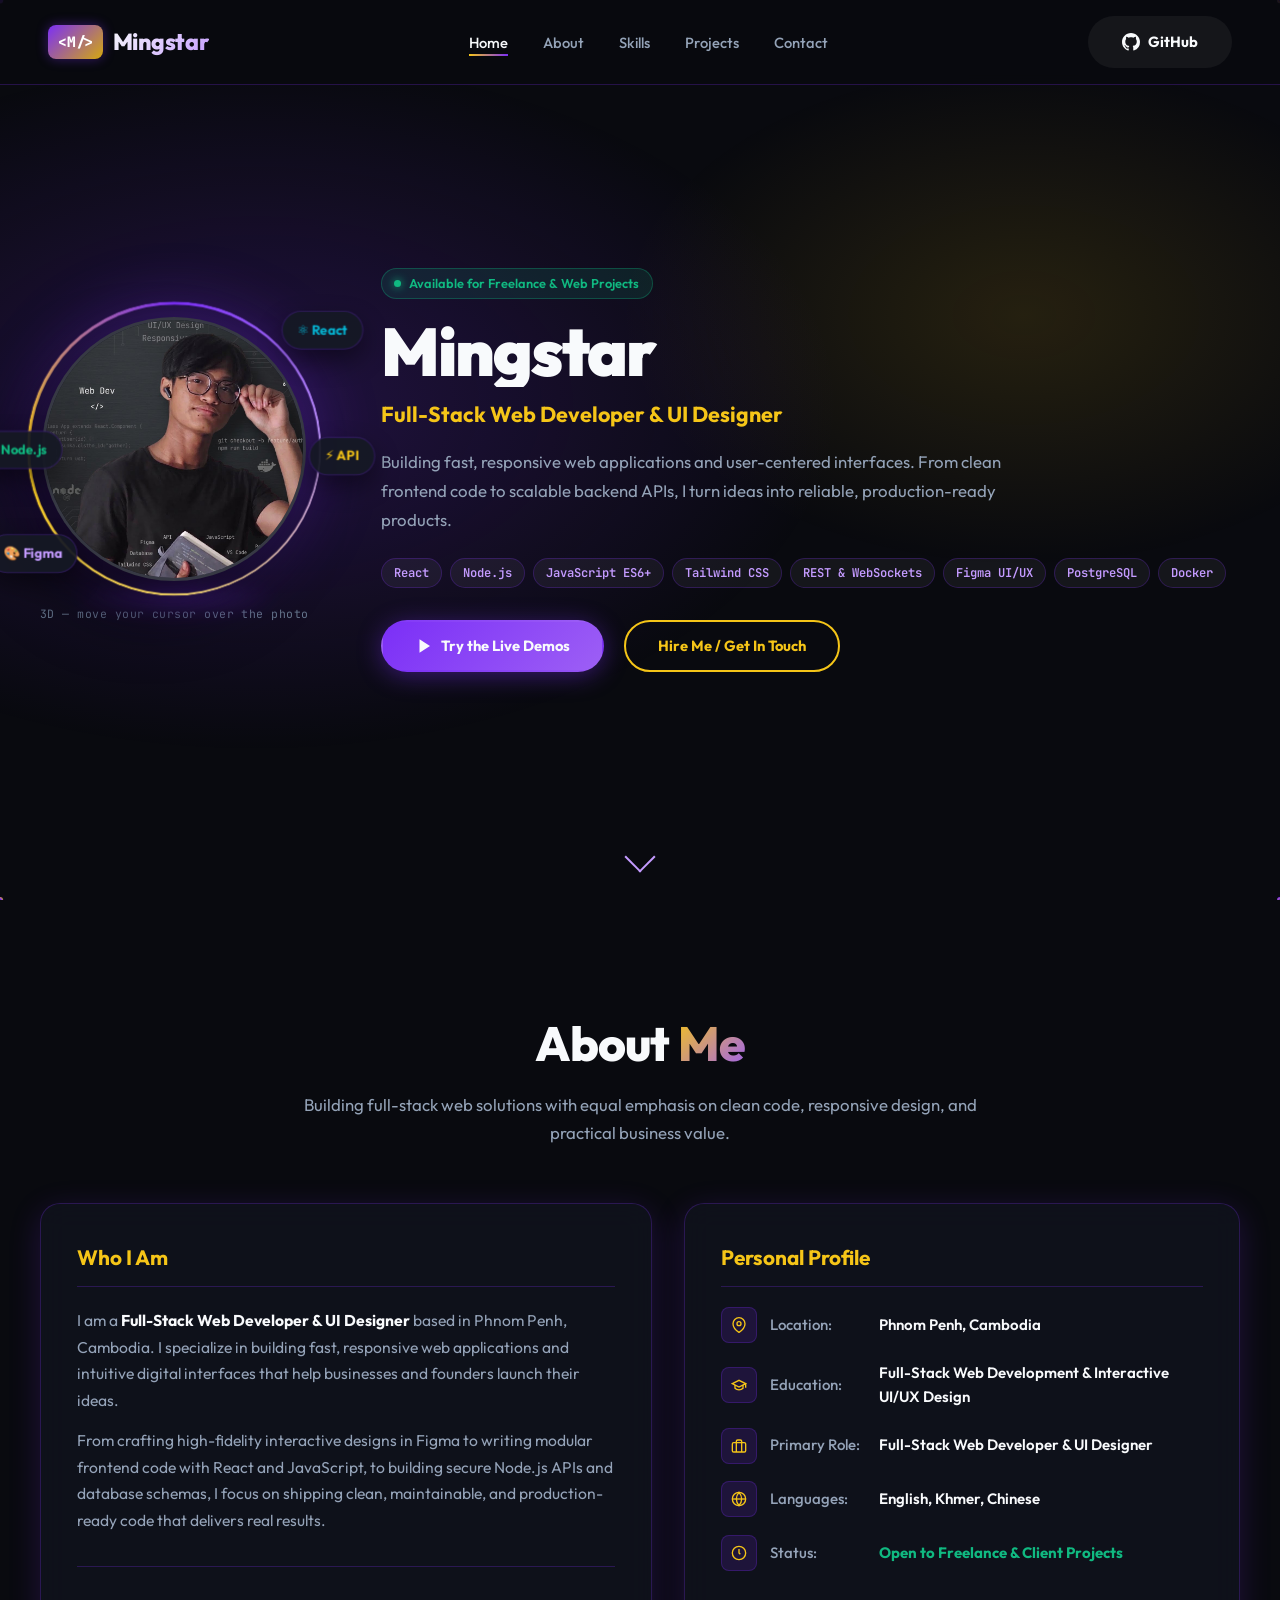
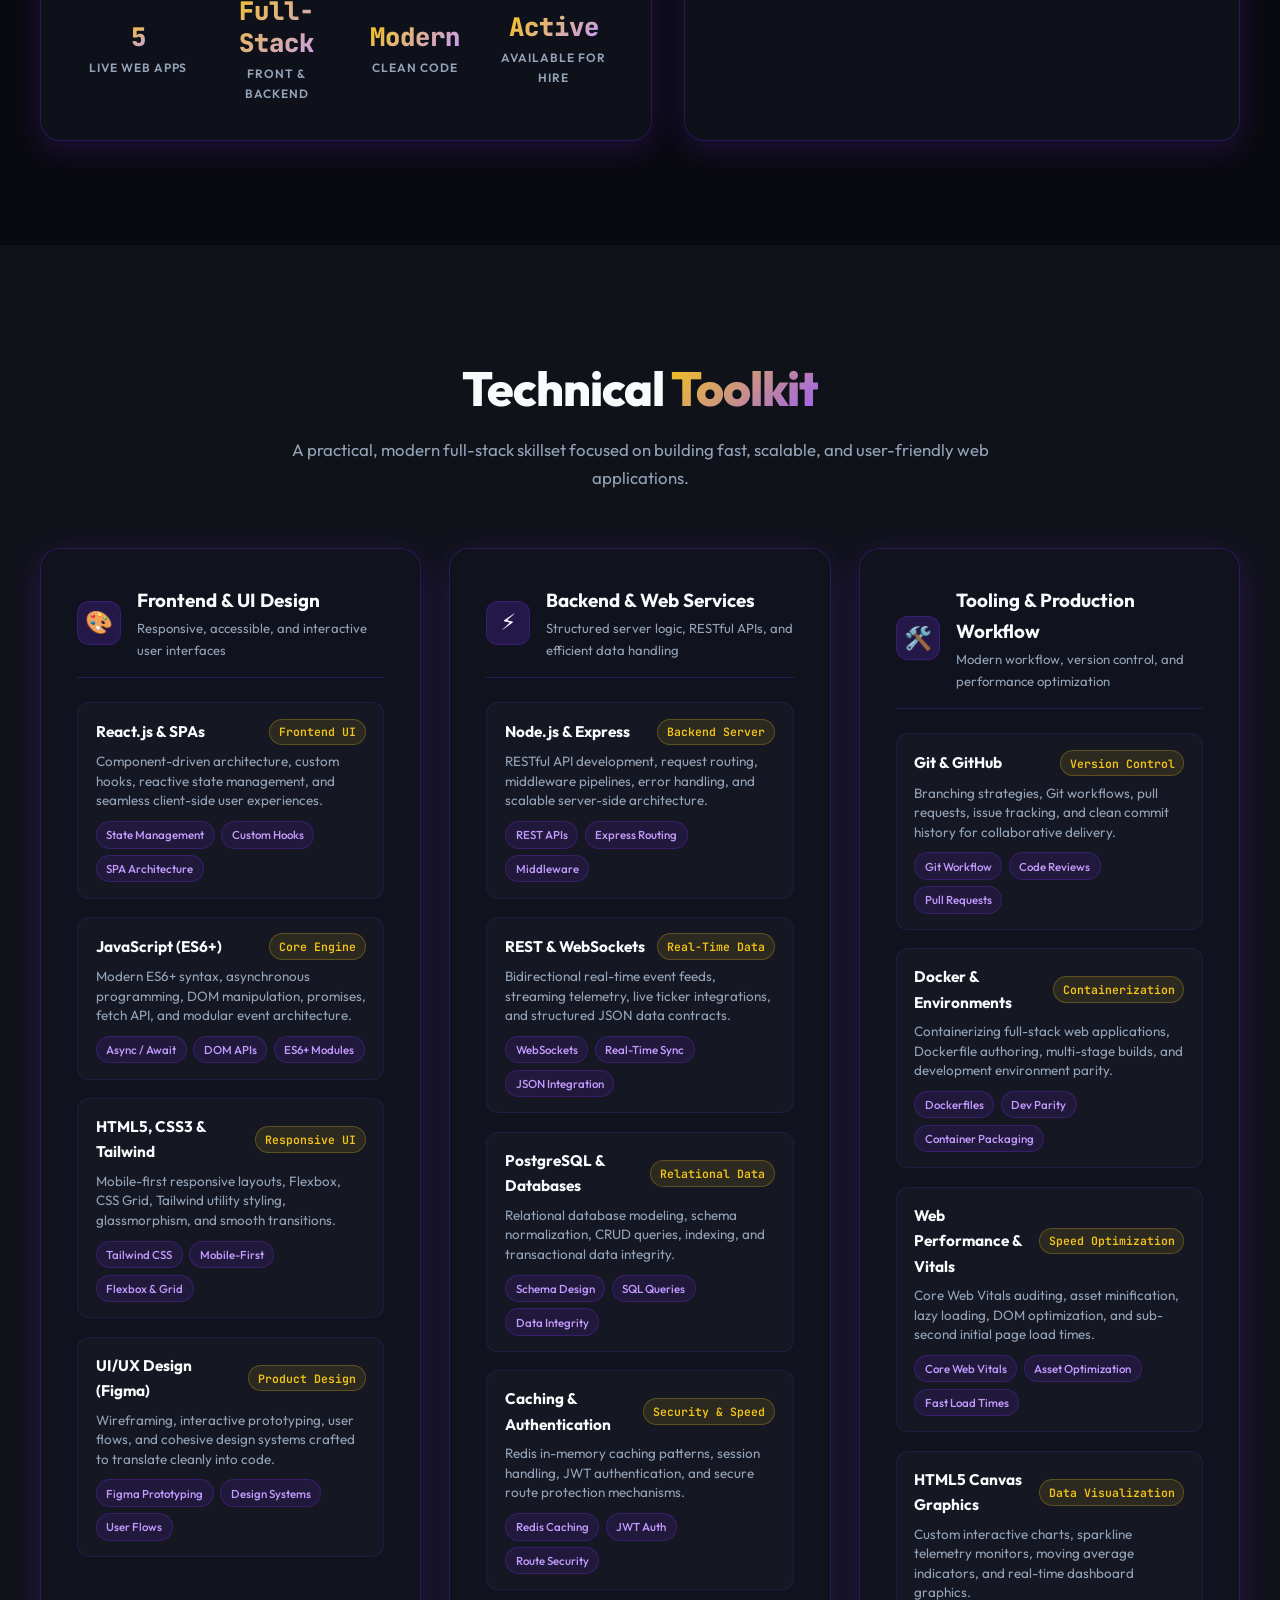
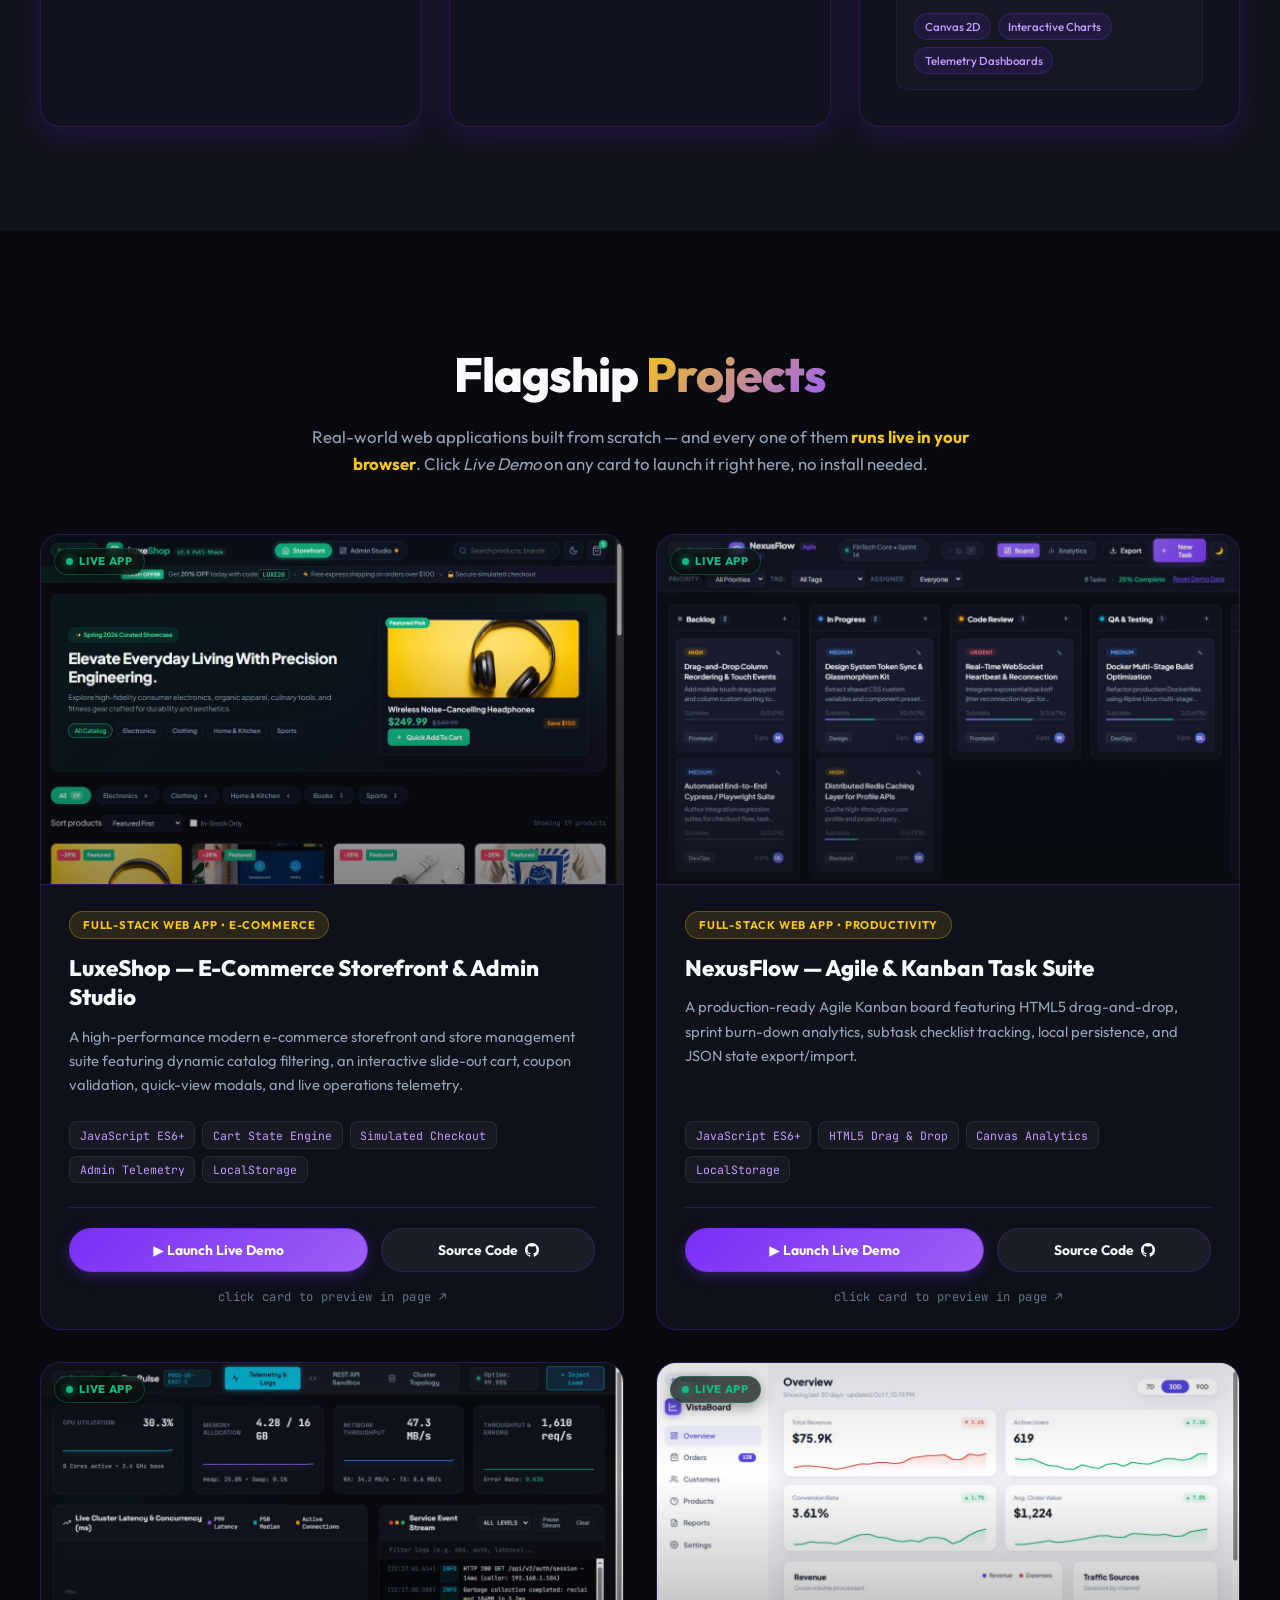
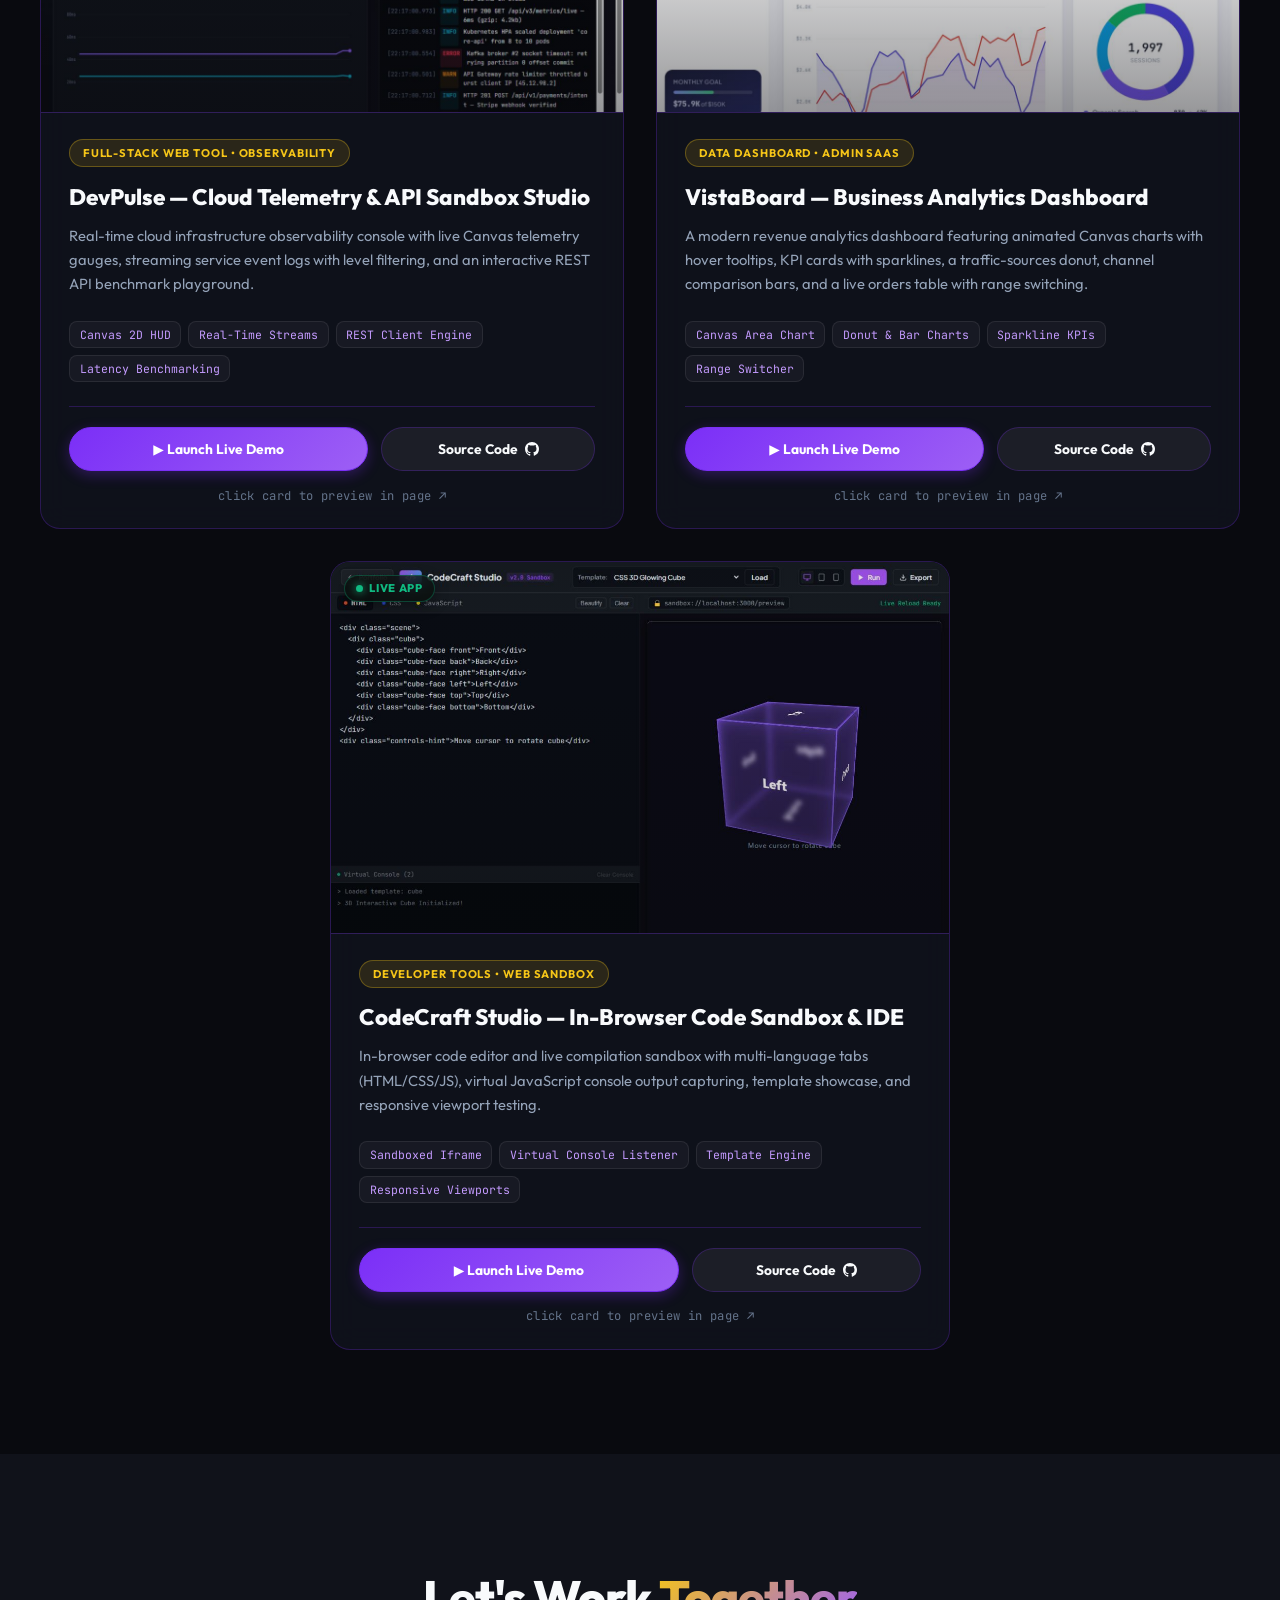
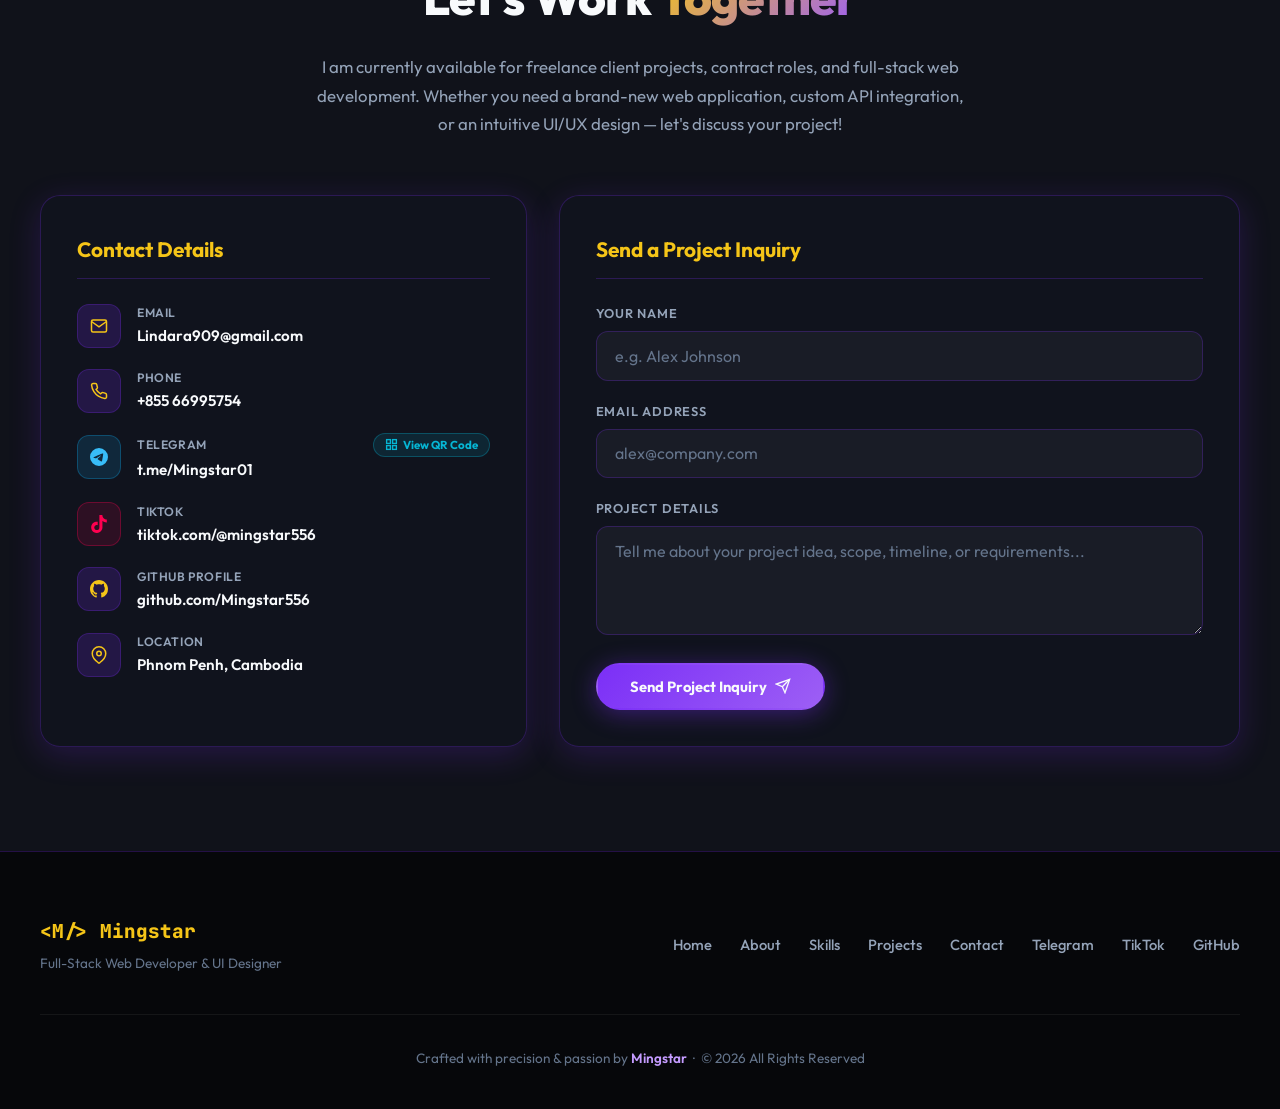
<file: index.html>
<!DOCTYPE html>
<html lang="en">
<head>
  <meta charset="UTF-8" />
  <meta name="viewport" content="width=device-width, initial-scale=1.0, viewport-fit=cover" />
  <title>Mingstar — Full-Stack Web Developer &amp; UI Designer</title>
  <meta name="description" content="Portfolio of Mingstar — Full-Stack Web Developer and UI Designer. Try 5 live web apps in your browser: an e-commerce platform &amp; admin studio, an Agile Kanban suite, a cloud telemetry console, a business analytics dashboard, and an in-browser IDE." />
  <meta name="theme-color" content="#090a0f" />
  <meta property="og:type" content="website" />
  <meta property="og:title" content="Mingstar — Full-Stack Web Developer &amp; UI Designer" />
  <meta property="og:description" content="Full-stack web apps you can try live in your browser. Fast, responsive, production-ready." />
  <meta property="og:image" content="profile.jpg" />
  <link rel="icon" href="data:image/svg+xml,%3Csvg xmlns='http://www.w3.org/2000/svg' viewBox='0 0 64 64'%3E%3Cdefs%3E%3ClinearGradient id='g' x1='0' y1='0' x2='1' y2='1'%3E%3Cstop offset='0' stop-color='%237b2ff7'/%3E%3Cstop offset='1' stop-color='%23f5c518'/%3E%3C/linearGradient%3E%3C/defs%3E%3Crect width='64' height='64' rx='14' fill='url(%23g)'/%3E%3Ctext x='32' y='43' font-family='monospace' font-size='26' font-weight='bold' text-anchor='middle' fill='white'%3E%3CM%3E%3C/text%3E%3C/svg%3E" />
  <link rel="preconnect" href="https://fonts.googleapis.com" />
  <link rel="preconnect" href="https://fonts.gstatic.com" crossorigin />
  <link href="https://fonts.googleapis.com/css2?family=Outfit:wght@300;400;500;600;700;800;900&family=JetBrains+Mono:wght@400;500;600&display=swap" rel="stylesheet" />
  <link rel="stylesheet" href="style.css" />
</head>
<body>
  <a class="skip-link" href="#projects">Skip to projects</a>
  <canvas id="particles-canvas" aria-hidden="true"></canvas>

  <!-- NAVBAR -->
  <nav class="navbar" id="navbar">
    <a href="#hero" class="nav-logo" aria-label="Mingstar — home">
      <span class="logo-mark">&lt;M/&gt;</span>
      <span class="logo-text">Mingstar</span>
    </a>
    <ul class="nav-links" id="navLinks">
      <li><a href="#hero" class="nav-link active">Home</a></li>
      <li><a href="#about" class="nav-link">About</a></li>
      <li><a href="#skills" class="nav-link">Skills</a></li>
      <li><a href="#projects" class="nav-link">Projects</a></li>
      <li><a href="#contact" class="nav-link">Contact</a></li>
      <li class="nav-cta-mobile"><a href="https://github.com/Mingstar556" target="_blank" rel="noopener noreferrer" class="btn btn-nav-github-mobile">GitHub ↗</a></li>
    </ul>
    <div class="nav-cta-wrap">
      <a href="https://github.com/Mingstar556" target="_blank" rel="noopener noreferrer" class="btn btn-nav-github">
        <svg width="18" height="18" viewBox="0 0 24 24" fill="currentColor" aria-hidden="true"><path d="M12 0C5.37 0 0 5.37 0 12c0 5.31 3.435 9.795 8.205 11.385.6.105.825-.255.825-.57 0-.285-.015-1.23-.015-2.235-3.015.555-3.795-.735-4.035-1.41-.135-.345-.72-1.41-1.23-1.695-.42-.225-1.02-.78-.015-.795.945-.015 1.62.87 1.845 1.23 1.08 1.815 2.805 1.305 3.495.99.105-.78.42-1.305.765-1.605-2.67-.3-5.46-1.335-5.46-5.925 0-1.305.465-2.385 1.23-3.225-.12-.3-.54-1.53.12-3.18 0 0 1.005-.315 3.3 1.23.96-.27 1.98-.405 3-.405s2.04.135 3 .405c2.295-1.56 3.3-1.23 3.3-1.23.66 1.65.24 2.88.12 3.18.765.84 1.23 1.905 1.23 3.225 0 4.605-2.805 5.625-5.475 5.925.435.375.81 1.095.81 2.22 0 1.605-.015 2.895-.015 3.3 0 .315.225.69.825.57A12.02 12.02 0 0024 12c0-6.63-5.37-12-12-12z"/></svg>
        <span>GitHub</span>
      </a>
      <button class="hamburger" id="hamburger" aria-label="Toggle navigation" aria-expanded="false" aria-controls="navLinks">
        <span></span><span></span><span></span>
      </button>
    </div>
  </nav>

  <!-- HERO -->
  <section class="hero" id="hero">
    <div class="hero-content">
      <!-- 3D INTERACTIVE PROFILE -->
      <div class="avatar-scene" id="avatarScene" aria-label="Interactive 3D profile photo — move your cursor to tilt">
        <div class="avatar-tilt" id="avatarTilt">
          <div class="avatar-float">
            <div class="avatar-card">
              <img class="avatar-photo" src="profile.jpg" alt="Mingstar — Full-Stack Web Developer &amp; UI Designer" />
              <div class="avatar-glare" aria-hidden="true"></div>
            </div>
            <div class="avatar-ring" aria-hidden="true"></div>
            <div class="avatar-shadow" aria-hidden="true"></div>
            <div class="avatar-orb orb-1" aria-hidden="true">⚛️ React</div>
            <div class="avatar-orb orb-2" aria-hidden="true">🟢 Node.js</div>
            <div class="avatar-orb orb-3" aria-hidden="true">🎨 Figma</div>
            <div class="avatar-orb orb-4" aria-hidden="true">⚡ API</div>
          </div>
        </div>
        <span class="avatar-hint">3D — move your cursor over the photo</span>
      </div>

      <div class="hero-text">
        <div class="hero-greeting-badge">
          <span class="greeting-dot"></span>
          <span>Available for Freelance &amp; Web Projects</span>
        </div>
        <h1 class="hero-name">Mingstar</h1>
        <p class="hero-role">Full-Stack Web Developer &amp; UI Designer</p>
        <p class="hero-tagline">
          Building fast, responsive web applications and user-centered interfaces. From clean frontend code to scalable backend APIs, I turn ideas into reliable, production-ready products.
        </p>

        <!-- TECH PILLS -->
        <div class="hero-skills-pills">
          <span class="pill">React</span>
          <span class="pill">Node.js</span>
          <span class="pill">JavaScript ES6+</span>
          <span class="pill">Tailwind CSS</span>
          <span class="pill">REST &amp; WebSockets</span>
          <span class="pill">Figma UI/UX</span>
          <span class="pill">PostgreSQL</span>
          <span class="pill">Docker</span>
        </div>

        <div class="hero-cta">
          <a href="#projects" class="btn btn-primary">
            <svg width="18" height="18" viewBox="0 0 24 24" fill="currentColor" aria-hidden="true"><polygon points="6 3 20 12 6 21 6 3"/></svg>
            <span>Try the Live Demos</span>
          </a>
          <a href="#contact" class="btn btn-outline">
            <span>Hire Me / Get In Touch</span>
          </a>
        </div>
      </div>
    </div>
    <div class="scroll-indicator" title="Scroll down" aria-hidden="true">
      <div class="scroll-arrow"></div>
    </div>
  </section>

  <!-- ABOUT -->
  <section class="section" id="about">
    <div class="container">
      <h2 class="section-title">About <span class="highlight">Me</span></h2>
      <p class="section-subtitle">Building full-stack web solutions with equal emphasis on clean code, responsive design, and practical business value.</p>
      <div class="about-grid">
        <div class="glass-card about-card">
          <h3>Who I Am</h3>
          <p class="about-bio-text">
            I am a <strong>Full-Stack Web Developer &amp; UI Designer</strong> based in Phnom Penh, Cambodia. I specialize in building fast, responsive web applications and intuitive digital interfaces that help businesses and founders launch their ideas.
          </p>
          <p class="about-bio-text" style="margin-top: 0.85rem;">
            From crafting high-fidelity interactive designs in Figma to writing modular frontend code with React and JavaScript, to building secure Node.js APIs and database schemas, I focus on shipping clean, maintainable, and production-ready code that delivers real results.
          </p>
          <div class="about-stats">
            <div class="stat-item">
              <span class="stat-number">5</span>
              <span class="stat-label">Live Web Apps</span>
            </div>
            <div class="stat-item">
              <span class="stat-number">Full-Stack</span>
              <span class="stat-label">Front &amp; Backend</span>
            </div>
            <div class="stat-item">
              <span class="stat-number">Modern</span>
              <span class="stat-label">Clean Code</span>
            </div>
            <div class="stat-item">
              <span class="stat-number">Active</span>
              <span class="stat-label">Available for Hire</span>
            </div>
          </div>
        </div>

        <div class="glass-card about-card">
          <h3>Personal Profile</h3>
          <ul class="info-list">
            <li class="info-item">
              <span class="info-icon">
                <svg width="16" height="16" viewBox="0 0 24 24" fill="none" stroke="currentColor" stroke-width="2" aria-hidden="true"><path d="M21 10c0 7-9 13-9 13s-9-6-9-13a9 9 0 0 1 18 0z"></path><circle cx="12" cy="10" r="3"></circle></svg>
              </span>
              <span class="info-label">Location:</span>
              <span class="info-value">Phnom Penh, Cambodia</span>
            </li>
            <li class="info-item">
              <span class="info-icon">
                <svg width="16" height="16" viewBox="0 0 24 24" fill="none" stroke="currentColor" stroke-width="2" aria-hidden="true"><path d="M22 10v6M2 10l10-5 10 5-10 5z"></path><path d="M6 12v5c3 3 9 3 12 0v-5"></path></svg>
              </span>
              <span class="info-label">Education:</span>
              <span class="info-value">Full-Stack Web Development &amp; Interactive UI/UX Design</span>
            </li>
            <li class="info-item">
              <span class="info-icon">
                <svg width="16" height="16" viewBox="0 0 24 24" fill="none" stroke="currentColor" stroke-width="2" aria-hidden="true"><rect x="2" y="7" width="20" height="14" rx="2" ry="2"></rect><path d="M16 21V5a2 2 0 0 0-2-2h-4a2 2 0 0 0-2 2v16"></path></svg>
              </span>
              <span class="info-label">Primary Role:</span>
              <span class="info-value">Full-Stack Web Developer &amp; UI Designer</span>
            </li>
            <li class="info-item">
              <span class="info-icon">
                <svg width="16" height="16" viewBox="0 0 24 24" fill="none" stroke="currentColor" stroke-width="2" aria-hidden="true"><circle cx="12" cy="12" r="10"></circle><line x1="2" y1="12" x2="22" y2="12"></line><path d="M12 2a15.3 15.3 0 0 1 4 10 15.3 15.3 0 0 1-4 10 15.3 15.3 0 0 1-4-10 15.3 15.3 0 0 1 4-10z"></path></svg>
              </span>
              <span class="info-label">Languages:</span>
              <span class="info-value">English, Khmer, Chinese</span>
            </li>
            <li class="info-item">
              <span class="info-icon">
                <svg width="16" height="16" viewBox="0 0 24 24" fill="none" stroke="currentColor" stroke-width="2" aria-hidden="true"><circle cx="12" cy="12" r="10"></circle><polyline points="12 6 12 12 14 14"></polyline></svg>
              </span>
              <span class="info-label">Status:</span>
              <span class="info-value status-available">Open to Freelance &amp; Client Projects</span>
            </li>
          </ul>
        </div>
      </div>
    </div>
  </section>

  <!-- SKILLS -->
  <section class="section section-dark" id="skills">
    <div class="container">
      <h2 class="section-title">Technical <span class="highlight">Toolkit</span></h2>
      <p class="section-subtitle">A practical, modern full-stack skillset focused on building fast, scalable, and user-friendly web applications.</p>

      <div class="skills-categories-grid">
        <!-- CATEGORY 1: FRONTEND & UI DESIGN -->
        <div class="glass-card skill-cat-card">
          <div class="cat-header">
            <div class="cat-icon-badge" aria-hidden="true">🎨</div>
            <div>
              <h3>Frontend &amp; UI Design</h3>
              <p>Responsive, accessible, and interactive user interfaces</p>
            </div>
          </div>
          <div class="cat-skills-list">
            <div class="skill-item">
              <div class="skill-item-header">
                <span class="skill-name">React.js &amp; SPAs</span>
                <span class="skill-focus">Frontend UI</span>
              </div>
              <p class="skill-desc">Component-driven architecture, custom hooks, reactive state management, and seamless client-side user experiences.</p>
              <div class="skill-tags">
                <span class="skill-pill">State Management</span>
                <span class="skill-pill">Custom Hooks</span>
                <span class="skill-pill">SPA Architecture</span>
              </div>
            </div>

            <div class="skill-item">
              <div class="skill-item-header">
                <span class="skill-name">JavaScript (ES6+)</span>
                <span class="skill-focus">Core Engine</span>
              </div>
              <p class="skill-desc">Modern ES6+ syntax, asynchronous programming, DOM manipulation, promises, fetch API, and modular event architecture.</p>
              <div class="skill-tags">
                <span class="skill-pill">Async / Await</span>
                <span class="skill-pill">DOM APIs</span>
                <span class="skill-pill">ES6+ Modules</span>
              </div>
            </div>

            <div class="skill-item">
              <div class="skill-item-header">
                <span class="skill-name">HTML5, CSS3 &amp; Tailwind</span>
                <span class="skill-focus">Responsive UI</span>
              </div>
              <p class="skill-desc">Mobile-first responsive layouts, Flexbox, CSS Grid, Tailwind utility styling, glassmorphism, and smooth transitions.</p>
              <div class="skill-tags">
                <span class="skill-pill">Tailwind CSS</span>
                <span class="skill-pill">Mobile-First</span>
                <span class="skill-pill">Flexbox &amp; Grid</span>
              </div>
            </div>

            <div class="skill-item">
              <div class="skill-item-header">
                <span class="skill-name">UI/UX Design (Figma)</span>
                <span class="skill-focus">Product Design</span>
              </div>
              <p class="skill-desc">Wireframing, interactive prototyping, user flows, and cohesive design systems crafted to translate cleanly into code.</p>
              <div class="skill-tags">
                <span class="skill-pill">Figma Prototyping</span>
                <span class="skill-pill">Design Systems</span>
                <span class="skill-pill">User Flows</span>
              </div>
            </div>
          </div>
        </div>

        <!-- CATEGORY 2: BACKEND & WEB SERVICES -->
        <div class="glass-card skill-cat-card">
          <div class="cat-header">
            <div class="cat-icon-badge" aria-hidden="true">⚡</div>
            <div>
              <h3>Backend &amp; Web Services</h3>
              <p>Structured server logic, RESTful APIs, and efficient data handling</p>
            </div>
          </div>
          <div class="cat-skills-list">
            <div class="skill-item">
              <div class="skill-item-header">
                <span class="skill-name">Node.js &amp; Express</span>
                <span class="skill-focus">Backend Server</span>
              </div>
              <p class="skill-desc">RESTful API development, request routing, middleware pipelines, error handling, and scalable server-side architecture.</p>
              <div class="skill-tags">
                <span class="skill-pill">REST APIs</span>
                <span class="skill-pill">Express Routing</span>
                <span class="skill-pill">Middleware</span>
              </div>
            </div>

            <div class="skill-item">
              <div class="skill-item-header">
                <span class="skill-name">REST &amp; WebSockets</span>
                <span class="skill-focus">Real-Time Data</span>
              </div>
              <p class="skill-desc">Bidirectional real-time event feeds, streaming telemetry, live ticker integrations, and structured JSON data contracts.</p>
              <div class="skill-tags">
                <span class="skill-pill">WebSockets</span>
                <span class="skill-pill">Real-Time Sync</span>
                <span class="skill-pill">JSON Integration</span>
              </div>
            </div>

            <div class="skill-item">
              <div class="skill-item-header">
                <span class="skill-name">PostgreSQL &amp; Databases</span>
                <span class="skill-focus">Relational Data</span>
              </div>
              <p class="skill-desc">Relational database modeling, schema normalization, CRUD queries, indexing, and transactional data integrity.</p>
              <div class="skill-tags">
                <span class="skill-pill">Schema Design</span>
                <span class="skill-pill">SQL Queries</span>
                <span class="skill-pill">Data Integrity</span>
              </div>
            </div>

            <div class="skill-item">
              <div class="skill-item-header">
                <span class="skill-name">Caching &amp; Authentication</span>
                <span class="skill-focus">Security &amp; Speed</span>
              </div>
              <p class="skill-desc">Redis in-memory caching patterns, session handling, JWT authentication, and secure route protection mechanisms.</p>
              <div class="skill-tags">
                <span class="skill-pill">Redis Caching</span>
                <span class="skill-pill">JWT Auth</span>
                <span class="skill-pill">Route Security</span>
              </div>
            </div>
          </div>
        </div>

        <!-- CATEGORY 3: TOOLING & PRODUCTION WORKFLOW -->
        <div class="glass-card skill-cat-card">
          <div class="cat-header">
            <div class="cat-icon-badge" aria-hidden="true">🛠️</div>
            <div>
              <h3>Tooling &amp; Production Workflow</h3>
              <p>Modern workflow, version control, and performance optimization</p>
            </div>
          </div>
          <div class="cat-skills-list">
            <div class="skill-item">
              <div class="skill-item-header">
                <span class="skill-name">Git &amp; GitHub</span>
                <span class="skill-focus">Version Control</span>
              </div>
              <p class="skill-desc">Branching strategies, Git workflows, pull requests, issue tracking, and clean commit history for collaborative delivery.</p>
              <div class="skill-tags">
                <span class="skill-pill">Git Workflow</span>
                <span class="skill-pill">Code Reviews</span>
                <span class="skill-pill">Pull Requests</span>
              </div>
            </div>

            <div class="skill-item">
              <div class="skill-item-header">
                <span class="skill-name">Docker &amp; Environments</span>
                <span class="skill-focus">Containerization</span>
              </div>
              <p class="skill-desc">Containerizing full-stack web applications, Dockerfile authoring, multi-stage builds, and development environment parity.</p>
              <div class="skill-tags">
                <span class="skill-pill">Dockerfiles</span>
                <span class="skill-pill">Dev Parity</span>
                <span class="skill-pill">Container Packaging</span>
              </div>
            </div>

            <div class="skill-item">
              <div class="skill-item-header">
                <span class="skill-name">Web Performance &amp; Vitals</span>
                <span class="skill-focus">Speed Optimization</span>
              </div>
              <p class="skill-desc">Core Web Vitals auditing, asset minification, lazy loading, DOM optimization, and sub-second initial page load times.</p>
              <div class="skill-tags">
                <span class="skill-pill">Core Web Vitals</span>
                <span class="skill-pill">Asset Optimization</span>
                <span class="skill-pill">Fast Load Times</span>
              </div>
            </div>

            <div class="skill-item">
              <div class="skill-item-header">
                <span class="skill-name">HTML5 Canvas Graphics</span>
                <span class="skill-focus">Data Visualization</span>
              </div>
              <p class="skill-desc">Custom interactive charts, sparkline telemetry monitors, moving average indicators, and real-time dashboard graphics.</p>
              <div class="skill-tags">
                <span class="skill-pill">Canvas 2D</span>
                <span class="skill-pill">Interactive Charts</span>
                <span class="skill-pill">Telemetry Dashboards</span>
              </div>
            </div>
          </div>
        </div>
      </div>
    </div>
  </section>

  <!-- PROJECTS -->
  <section class="section" id="projects">
    <div class="container">
      <h2 class="section-title">Flagship <span class="highlight">Projects</span></h2>
      <p class="section-subtitle">
        Real-world web applications built from scratch — and every one of them <strong>runs live in your browser</strong>. Click <em>Live Demo</em> on any card to launch it right here, no install needed.
      </p>

      <div class="projects-grid" id="projectsGrid">
        <!-- Rendered dynamically via app.js: live demo launcher, in-page preview, GitHub source, case study -->
      </div>
    </div>
  </section>

  <!-- CONTACT -->
  <section class="section section-dark" id="contact">
    <div class="container">
      <h2 class="section-title">Let's Work <span class="highlight">Together</span></h2>
      <p class="contact-intro">I am currently available for freelance client projects, contract roles, and full-stack web development. Whether you need a brand-new web application, custom API integration, or an intuitive UI/UX design — let's discuss your project!</p>

      <div class="contact-grid">
        <div class="glass-card contact-info">
          <h3>Contact Details</h3>
          <ul class="contact-list">
            <li class="contact-item">
              <span class="contact-icon" aria-hidden="true">
                <svg width="18" height="18" viewBox="0 0 24 24" fill="none" stroke="currentColor" stroke-width="2"><path d="M4 4h16c1.1 0 2 .9 2 2v12c0 1.1-.9 2-2 2H4c-1.1 0-2-.9-2-2V6c0-1.1.9-2 2-2z"></path><polyline points="22,6 12,13 2,6"></polyline></svg>
              </span>
              <div>
                <span class="contact-type">Email</span>
                <a href="mailto:Lindara909@gmail.com" class="contact-val">Lindara909@gmail.com</a>
              </div>
            </li>
            <li class="contact-item">
              <span class="contact-icon" aria-hidden="true">
                <svg width="18" height="18" viewBox="0 0 24 24" fill="none" stroke="currentColor" stroke-width="2"><path d="M22 16.92v3a2 2 0 0 1-2.18 2 19.79 19.79 0 0 1-8.63-3.07 19.5 19.5 0 0 1-6-6 19.79 19.79 0 0 1-3.07-8.67A2 2 0 0 1 4.11 2h3a2 2 0 0 1 2 1.72 12.84 12.84 0 0 0 .7 2.81 2 2 0 0 1-.45 2.11L8.09 9.91a16 16 0 0 0 6 6l1.27-1.27a2 2 0 0 1 2.11-.45 12.84 12.84 0 0 0 2.81.7A2 2 0 0 1 22 16.92z"></path></svg>
              </span>
              <div>
                <span class="contact-type">Phone</span>
                <a href="tel:+85566995754" class="contact-val">+855 66995754</a>
              </div>
            </li>
            <li class="contact-item">
              <span class="contact-icon contact-icon-telegram" aria-hidden="true">
                <svg width="18" height="18" viewBox="0 0 24 24" fill="currentColor"><path d="M11.944 0A12 12 0 0 0 0 12a12 12 0 0 0 12 12 12 12 0 0 0 12-12A12 12 0 0 0 12 0a12 12 0 0 0-.056 0zm4.962 7.224c.1-.002.321.023.465.14a.506.506 0 0 1 .171.325c.016.093.036.306.02.472-.18 1.898-.962 6.502-1.36 8.627-.168.9-.499 1.201-.82 1.23-.696.065-1.225-.46-1.9-.902-1.056-.693-1.653-1.124-2.678-1.8-1.185-.78-.417-1.21.258-1.91.177-.184 3.247-2.977 3.307-3.23.007-.032.014-.15-.056-.212s-.174-.041-.249-.024c-.106.024-1.793 1.14-5.061 3.345-.48.33-.913.49-1.302.48-.428-.008-1.252-.241-1.865-.44-.752-.245-1.349-.374-1.297-.789.027-.216.325-.437.893-.663 3.498-1.524 5.83-2.529 6.998-3.014 3.332-1.386 4.025-1.627 4.476-1.635z"/></svg>
              </span>
              <div class="contact-info-block">
                <div class="contact-header-line">
                  <span class="contact-type">Telegram</span>
                  <button type="button" class="btn-qr-pill" id="btnViewTelegramQR" title="Scan or view Telegram QR code">
                    <svg width="13" height="13" viewBox="0 0 24 24" fill="none" stroke="currentColor" stroke-width="2.5" aria-hidden="true"><rect x="3" y="3" width="7" height="7"></rect><rect x="14" y="3" width="7" height="7"></rect><rect x="14" y="14" width="7" height="7"></rect><rect x="3" y="14" width="7" height="7"></rect></svg>
                    <span>View QR Code</span>
                  </button>
                </div>
                <a href="https://t.me/Mingstar01" target="_blank" rel="noopener noreferrer" class="contact-val">t.me/Mingstar01</a>
              </div>
            </li>
            <li class="contact-item">
              <span class="contact-icon contact-icon-tiktok" aria-hidden="true">
                <svg width="18" height="18" viewBox="0 0 24 24" fill="currentColor"><path d="M12.525.02c1.31-.02 2.61-.01 3.91-.02.08 1.53.63 3.09 1.75 4.17 1.12 1.11 2.7 1.62 4.24 1.79v4.03c-1.44-.05-2.89-.35-4.2-.97-.57-.26-1.1-.59-1.62-.93-.01 2.92.01 5.84-.02 8.75-.08 1.4-.54 2.79-1.35 3.94-1.31 1.92-3.58 3.17-5.91 3.21-1.43.08-2.86-.31-4.08-1.03-2.02-1.19-3.44-3.37-3.65-5.71-.02-.5-.03-1-.01-1.49.18-1.9 1.12-3.72 2.58-4.96 1.66-1.44 3.98-2.13 6.15-1.72.02 1.48-.04 2.96-.04 4.44-.99-.32-2.15-.23-3.02.37-.63.41-1.11 1.04-1.36 1.75-.21.51-.24 1.07-.14 1.61.24 1.64 1.82 3.02 3.5 2.87 1.12-.01 2.19-.66 2.77-1.61.19-.33.4-.67.41-1.06.1-1.79.06-3.57.07-5.36.01-4.03-.01-8.05.02-12.07z"/></svg>
              </span>
              <div>
                <span class="contact-type">TikTok</span>
                <a href="https://www.tiktok.com/@mingstar556" target="_blank" rel="noopener noreferrer" class="contact-val">tiktok.com/@mingstar556</a>
              </div>
            </li>
            <li class="contact-item">
              <span class="contact-icon" aria-hidden="true">
                <svg width="18" height="18" viewBox="0 0 24 24" fill="currentColor"><path d="M12 0C5.37 0 0 5.37 0 12c0 5.31 3.435 9.795 8.205 11.385.6.105.825-.255.825-.57 0-.285-.015-1.23-.015-2.235-3.015.555-3.795-.735-4.035-1.41-.135-.345-.72-1.41-1.23-1.695-.42-.225-1.02-.78-.015-.795.945-.015 1.62.87 1.845 1.23 1.08 1.815 2.805 1.305 3.495.99.105-.78.42-1.305.765-1.605-2.67-.3-5.46-1.335-5.46-5.925 0-1.305.465-2.385 1.23-3.225-.12-.3-.54-1.53.12-3.18 0 0 1.005-.315 3.3 1.23.96-.27 1.98-.405 3-.405s2.04.135 3 .405c2.295-1.56 3.3-1.23 3.3-1.23.66 1.65.24 2.88.12 3.18.765.84 1.23 1.905 1.23 3.225 0 4.605-2.805 5.625-5.475 5.925.435.375.81 1.095.81 2.22 0 1.605-.015 2.895-.015 3.3 0 .315.225.69.825.57A12.02 12.02 0 0024 12c0-6.63-5.37-12-12-12z"/></svg>
              </span>
              <div>
                <span class="contact-type">GitHub Profile</span>
                <a href="https://github.com/Mingstar556" target="_blank" rel="noopener noreferrer" class="contact-val">github.com/Mingstar556</a>
              </div>
            </li>
            <li class="contact-item">
              <span class="contact-icon" aria-hidden="true">
                <svg width="18" height="18" viewBox="0 0 24 24" fill="none" stroke="currentColor" stroke-width="2"><path d="M21 10c0 7-9 13-9 13s-9-6-9-13a9 9 0 0 1 18 0z"></path><circle cx="12" cy="10" r="3"></circle></svg>
              </span>
              <div>
                <span class="contact-type">Location</span>
                <span class="contact-val">Phnom Penh, Cambodia</span>
              </div>
            </li>
          </ul>
        </div>

        <div class="glass-card contact-form-wrap">
          <h3>Send a Project Inquiry</h3>
          <form class="contact-form" id="contactForm">
            <div class="form-group">
              <label for="msgName">Your Name</label>
              <input type="text" id="msgName" placeholder="e.g. Alex Johnson" required />
            </div>
            <div class="form-group">
              <label for="msgEmail">Email Address</label>
              <input type="email" id="msgEmail" placeholder="alex@company.com" required />
            </div>
            <div class="form-group">
              <label for="msgBody">Project Details</label>
              <textarea id="msgBody" rows="4" placeholder="Tell me about your project idea, scope, timeline, or requirements..." required></textarea>
            </div>
            <button type="submit" class="btn btn-primary" id="btnSubmitContact">
              <span>Send Project Inquiry</span>
              <svg width="16" height="16" viewBox="0 0 24 24" fill="none" stroke="currentColor" stroke-width="2" aria-hidden="true"><line x1="22" y1="2" x2="11" y2="13"></line><polygon points="22 2 15 22 11 13 2 9 22 2"></polygon></svg>
            </button>
          </form>
          <div class="form-success" id="formSuccess" style="display:none;">
            ✔ Thank you! Your inquiry has been received. I will review your project details and get back to you promptly!
          </div>
        </div>
      </div>
    </div>
  </section>

  <!-- FOOTER -->
  <footer class="footer">
    <div class="footer-content">
      <div class="footer-left">
        <span class="footer-logo">&lt;M/&gt; Mingstar</span>
        <p class="footer-tagline">Full-Stack Web Developer &amp; UI Designer</p>
      </div>
      <div class="footer-links">
        <a href="#hero">Home</a>
        <a href="#about">About</a>
        <a href="#skills">Skills</a>
        <a href="#projects">Projects</a>
        <a href="#contact">Contact</a>
        <a href="https://t.me/Mingstar01" target="_blank" rel="noopener noreferrer">Telegram</a>
        <a href="https://www.tiktok.com/@mingstar556" target="_blank" rel="noopener noreferrer">TikTok</a>
        <a href="https://github.com/Mingstar556" target="_blank" rel="noopener noreferrer">GitHub</a>
      </div>
    </div>
    <div class="footer-bottom">
      <p>Crafted with precision &amp; passion by <span class="footer-name">Mingstar</span> &nbsp;&middot;&nbsp; &copy; <span id="footerYear"></span> All Rights Reserved</p>
    </div>
  </footer>

  <!-- LIVE DEMO VIEWER MODAL (in-page preview + case study) -->
  <div class="modal-overlay" id="demoModal" role="dialog" aria-modal="true" aria-label="Project live demo viewer">
    <div class="modal-box modal-box-demo glass-card">
      <button class="modal-close" id="demoModalClose" aria-label="Close demo viewer">&times;</button>
      <div class="demo-modal-head">
        <span class="demo-modal-emoji" id="demoEmoji">🚀</span>
        <div class="demo-modal-titles">
          <h3 class="demo-modal-title" id="demoTitle">Project</h3>
          <span class="demo-modal-tag" id="demoTag">Live Web App</span>
        </div>
        <div class="demo-tabs" role="tablist" aria-label="Demo viewer tabs">
          <button class="demo-tab active" id="tabPreview" role="tab" aria-selected="true">▶ Live Preview</button>
          <button class="demo-tab" id="tabCase" role="tab" aria-selected="false">📋 Case Study</button>
        </div>
      </div>

      <div class="demo-pane" id="panePreview" role="tabpanel">
        <div class="demo-toolbar">
          <div class="device-toggle" role="group" aria-label="Preview device width">
            <button class="device-btn active" data-w="full">🖥️ Desktop</button>
            <button class="device-btn" data-w="820">📱 Tablet</button>
            <button class="device-btn" data-w="390">📞 Mobile</button>
          </div>
          <a class="demo-newtab" id="demoOpenTab" href="#" target="_blank" rel="noopener noreferrer">Open in New Tab ↗</a>
        </div>
        <div class="demo-viewport" id="demoViewport">
          <iframe id="demoFrame" class="demo-frame" title="Live application preview" loading="lazy"></iframe>
        </div>
      </div>

      <div class="demo-pane" id="paneCase" role="tabpanel" hidden>
        <div id="demoCaseContent"></div>
      </div>
    </div>
  </div>

  <!-- TELEGRAM QR CODE MODAL -->
  <div class="modal-overlay" id="telegramQRModal" role="dialog" aria-modal="true" aria-label="Telegram QR code">
    <div class="modal-box modal-box-sm glass-card qr-modal-box">
      <button class="modal-close" id="qrModalClose" aria-label="Close QR modal">&times;</button>
      <div class="qr-modal-content">
        <div class="qr-header">
          <span class="qr-badge">Telegram Direct Contact</span>
          <h3 class="qr-title">Connect on Telegram</h3>
          <p class="qr-subtitle">Scan this QR code with your camera or phone to chat directly with <strong>@Mingstar01</strong></p>
        </div>
        <div class="qr-image-wrapper">
          <img src="telegram-qr.jpg" alt="Telegram QR Code — @Mingstar01" class="telegram-qr-img" />
        </div>
        <div class="qr-footer-actions">
          <a href="https://t.me/Mingstar01" target="_blank" rel="noopener noreferrer" class="btn btn-primary btn-sm">
            <span>Open in Telegram (@Mingstar01)</span>
            <svg width="15" height="15" viewBox="0 0 24 24" fill="none" stroke="currentColor" stroke-width="2.5" aria-hidden="true"><path d="M18 13v6a2 2 0 0 1-2 2H5a2 2 0 0 1-2-2V8a2 2 0 0 1 2-2h6"></path><polyline points="15 3 21 3 21 9"></polyline><line x1="10" y1="14" x2="21" y2="3"></line></svg>
          </a>
        </div>
      </div>
    </div>
  </div>

  <script src="app.js"></script>
</body>
</html>
</file>
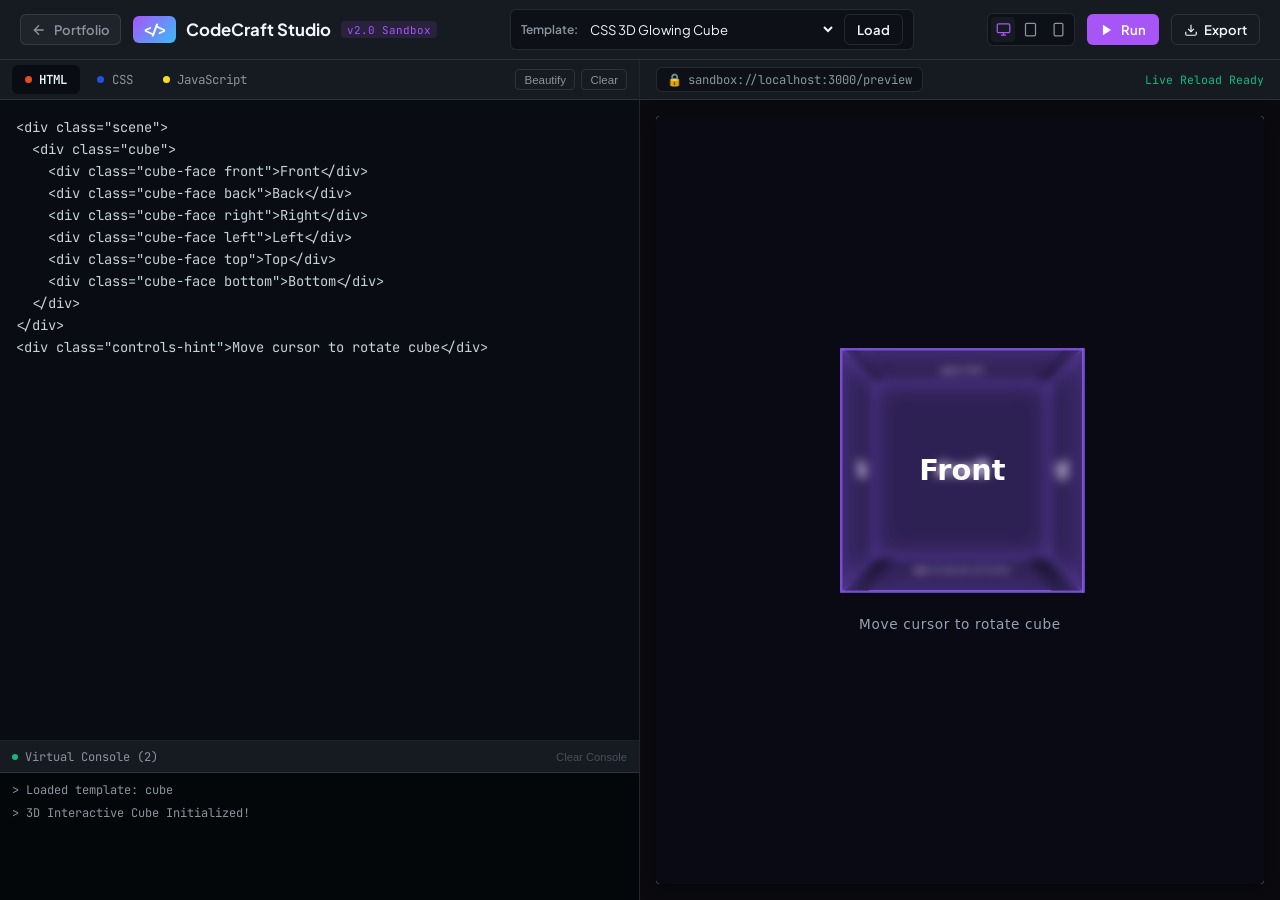
<file: projects/codecraft/index.html>
<!DOCTYPE html>
<html lang="en">
<head>
  <meta charset="UTF-8" />
  <meta name="viewport" content="width=device-width, initial-scale=1.0" />
  <title>CodeCraft Studio — In-Browser Code Sandbox & Component IDE</title>
  <meta name="description" content="A live developer playground, interactive sandboxed code runner, and virtual JavaScript console." />
  <link rel="preconnect" href="https://fonts.googleapis.com" />
  <link rel="preconnect" href="https://fonts.gstatic.com" crossorigin />
  <link href="https://fonts.googleapis.com/css2?family=Plus+Jakarta+Sans:wght@500;600;700;800&family=JetBrains+Mono:wght@400;500;600&display=swap" rel="stylesheet" />
  <link rel="stylesheet" href="style.css" />
</head>
<body class="ide-theme">
  <!-- IDE HEADER -->
  <header class="ide-header">
    <div class="header-left">
      <a href="../../index.html" class="back-link">
        <svg width="16" height="16" viewBox="0 0 24 24" fill="none" stroke="currentColor" stroke-width="2"><path d="M19 12H5M12 19l-7-7 7-7"/></svg>
        <span>Portfolio</span>
      </a>
      <div class="brand">
        <div class="ide-logo">&lt;/&gt;</div>
        <span class="brand-title">CodeCraft Studio</span>
        <span class="brand-ver">v2.0 Sandbox</span>
      </div>
    </div>

    <!-- TEMPLATES SELECTOR -->
    <div class="header-center">
      <div class="template-selector">
        <span class="tpl-label">Template:</span>
        <select id="templateSelect" class="tpl-dropdown">
          <option value="cube">CSS 3D Glowing Cube</option>
          <option value="particles">Physics Canvas Particle Engine</option>
          <option value="glasscard">Glassmorphism Card Generator</option>
          <option value="todo">Reactive Todo List with LocalStorage</option>
        </select>
        <button class="btn btn-outline btn-sm" id="btnLoadTemplate">Load</button>
      </div>
    </div>

    <!-- ACTIONS & VIEWPORT CONTROLS -->
    <div class="header-right">
      <div class="viewport-controls">
        <button class="vp-btn active" data-width="100%" title="Desktop View (100%)">
          <svg width="15" height="15" viewBox="0 0 24 24" fill="none" stroke="currentColor" stroke-width="2"><rect x="2" y="3" width="20" height="14" rx="2" ry="2"></rect><line x1="8" y1="21" x2="16" y2="21"></line><line x1="12" y1="17" x2="12" y2="21"></line></svg>
        </button>
        <button class="vp-btn" data-width="768px" title="Tablet View (768px)">
          <svg width="15" height="15" viewBox="0 0 24 24" fill="none" stroke="currentColor" stroke-width="2"><rect x="4" y="2" width="16" height="20" rx="2" ry="2"></rect><line x1="12" y1="18" x2="12.01" y2="18"></line></svg>
        </button>
        <button class="vp-btn" data-width="375px" title="Mobile View (375px)">
          <svg width="15" height="15" viewBox="0 0 24 24" fill="none" stroke="currentColor" stroke-width="2"><rect x="5" y="2" width="14" height="20" rx="2" ry="2"></rect><line x1="12" y1="18" x2="12.01" y2="18"></line></svg>
        </button>
      </div>

      <button class="btn btn-purple btn-sm" id="btnRunCode">
        <svg width="14" height="14" viewBox="0 0 24 24" fill="currentColor"><polygon points="5 3 19 12 5 21 5 3"></polygon></svg>
        <span>Run</span>
      </button>

      <button class="btn btn-outline btn-sm" id="btnExportHtml" title="Download standalone HTML file">
        <svg width="14" height="14" viewBox="0 0 24 24" fill="none" stroke="currentColor" stroke-width="2"><path d="M21 15v4a2 2 0 0 1-2 2H5a2 2 0 0 1-2-2v-4"></path><polyline points="7 10 12 15 17 10"></polyline><line x1="12" y1="15" x2="12" y2="3"></line></svg>
        <span>Export</span>
      </button>
    </div>
  </header>

  <!-- MAIN IDE WORKSPACE (SPLIT SCREEN) -->
  <main class="ide-workspace">
    <!-- LEFT: EDITOR PANE -->
    <section class="editor-pane">
      <div class="editor-tab-bar">
        <div class="tabs-group">
          <button class="editor-tab active" data-lang="html">
            <span class="tab-dot html-dot"></span>
            <span>HTML</span>
          </button>
          <button class="editor-tab" data-lang="css">
            <span class="tab-dot css-dot"></span>
            <span>CSS</span>
          </button>
          <button class="editor-tab" data-lang="js">
            <span class="tab-dot js-dot"></span>
            <span>JavaScript</span>
          </button>
        </div>
        <div class="editor-tools">
          <button class="tool-btn" id="btnFormatCode" title="Format Code">Beautify</button>
          <button class="tool-btn" id="btnClearCode" title="Clear active editor">Clear</button>
        </div>
      </div>

      <div class="editor-code-container">
        <textarea id="codeHtml" class="code-editor" spellcheck="false" placeholder="Write HTML here..."></textarea>
        <textarea id="codeCss" class="code-editor" spellcheck="false" placeholder="Write CSS here..." style="display:none;"></textarea>
        <textarea id="codeJs" class="code-editor" spellcheck="false" placeholder="Write JavaScript here..." style="display:none;"></textarea>
      </div>

      <!-- VIRTUAL CONSOLE -->
      <div class="console-drawer" id="consoleDrawer">
        <div class="console-header">
          <div class="console-title">
            <span class="con-indicator"></span>
            <span>Virtual Console (<span id="consoleCount">0</span>)</span>
          </div>
          <button class="btn-clear-con" id="btnClearConsole">Clear Console</button>
        </div>
        <div class="console-output" id="consoleOutput">
          <div class="con-log con-info">// Console output initialized. Real-time console.log calls will stream here.</div>
        </div>
      </div>
    </section>

    <!-- RIGHT: PREVIEW PANE -->
    <section class="preview-pane">
      <div class="preview-header">
        <div class="preview-address-bar">
          <span class="lock-icon">🔒</span>
          <span class="preview-url">sandbox://localhost:3000/preview</span>
        </div>
        <div class="preview-status" id="previewStatus">Live Reload Ready</div>
      </div>
      <div class="preview-frame-container">
        <iframe id="previewFrame" sandbox="allow-scripts allow-modals" title="Live Sandboxed Code Preview"></iframe>
      </div>
    </section>
  </main>

  <script src="app.js"></script>
</body>
</html>
</file>
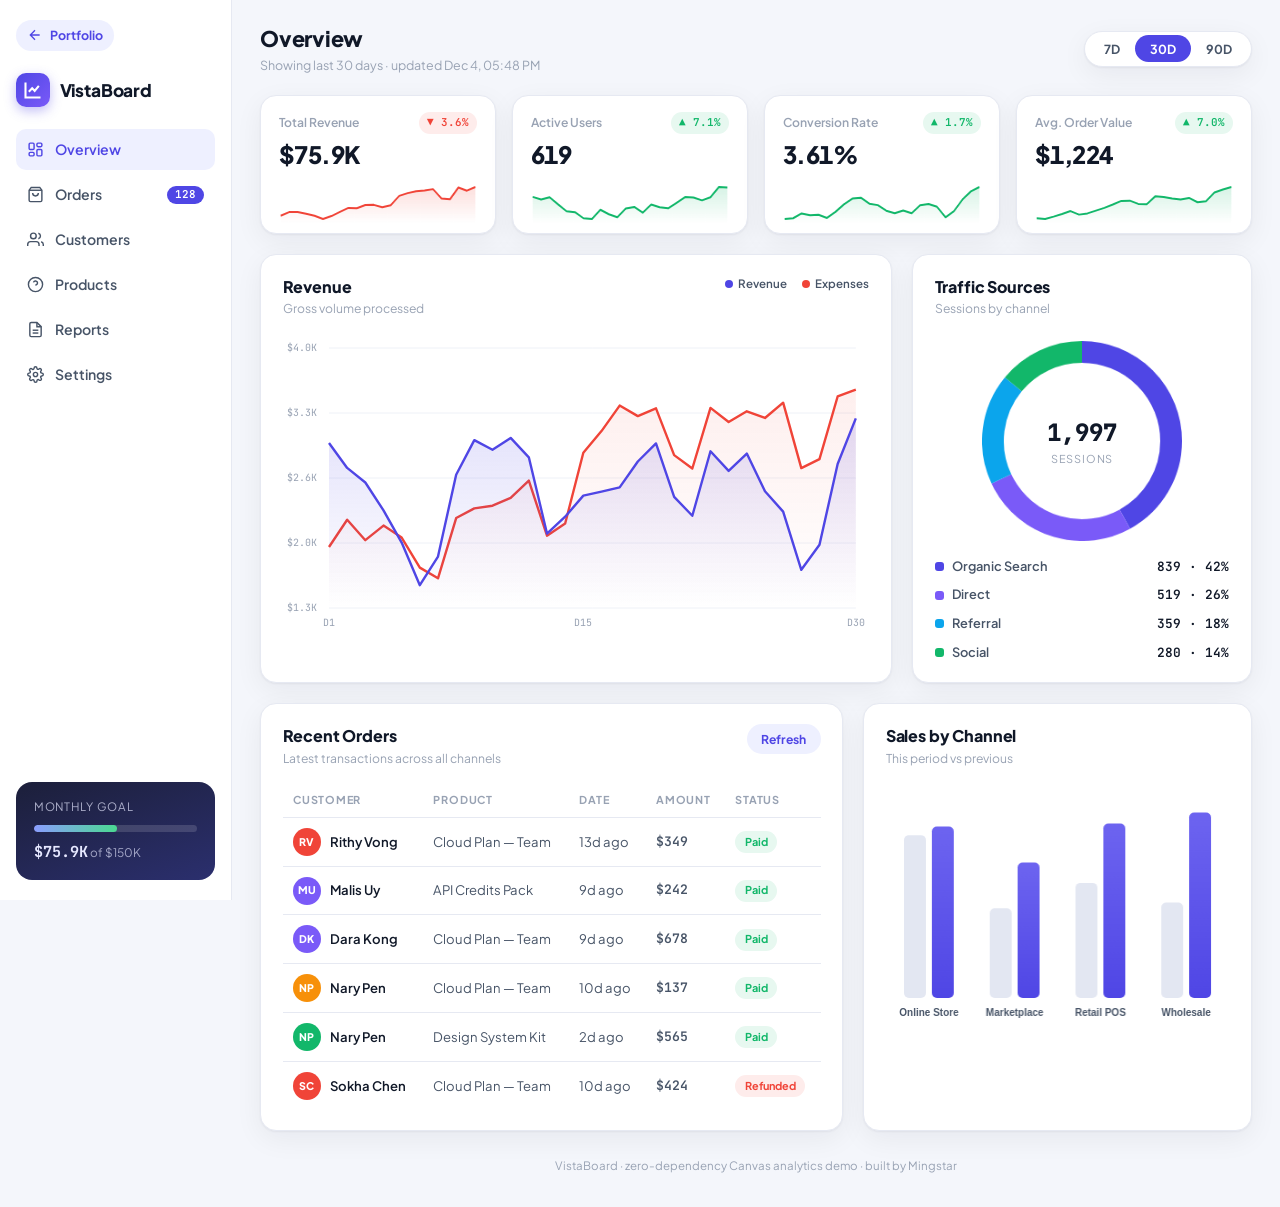
<file: projects/dashboard/index.html>
<!DOCTYPE html>
<html lang="en">
<head>
  <meta charset="UTF-8" />
  <meta name="viewport" content="width=device-width, initial-scale=1.0" />
  <title>VistaBoard — Business Analytics Dashboard</title>
  <meta name="description" content="A modern business analytics dashboard with animated Canvas charts, KPI tracking, traffic breakdowns, and a live orders table — built with zero dependencies." />
  <link rel="preconnect" href="https://fonts.googleapis.com" />
  <link rel="preconnect" href="https://fonts.gstatic.com" crossorigin />
  <link href="https://fonts.googleapis.com/css2?family=Plus+Jakarta+Sans:wght@400;500;600;700;800&family=JetBrains+Mono:wght@400;500;600&display=swap" rel="stylesheet" />
  <link rel="stylesheet" href="style.css" />
</head>
<body>
  <div class="app-shell">
    <!-- SIDEBAR -->
    <aside class="sidebar" id="sidebar">
      <a href="../../index.html" class="back-to-portfolio" title="Return to Portfolio">
        <svg width="16" height="16" viewBox="0 0 24 24" fill="none" stroke="currentColor" stroke-width="2"><path d="M19 12H5M12 19l-7-7 7-7"/></svg>
        <span>Portfolio</span>
      </a>
      <div class="brand">
        <div class="brand-logo">
          <svg width="20" height="20" viewBox="0 0 24 24" fill="none" stroke="currentColor" stroke-width="2.5"><path d="M3 3v18h18"/><path d="M7 14l4-4 3 3 5-6"/></svg>
        </div>
        <span class="brand-name">VistaBoard</span>
      </div>
      <nav class="side-nav">
        <a class="nav-item active" href="#" data-nav>
          <svg width="17" height="17" viewBox="0 0 24 24" fill="none" stroke="currentColor" stroke-width="2"><rect x="3" y="3" width="7" height="9" rx="1.5"/><rect x="14" y="3" width="7" height="5" rx="1.5"/><rect x="14" y="12" width="7" height="9" rx="1.5"/><rect x="3" y="16" width="7" height="5" rx="1.5"/></svg>
          <span>Overview</span>
        </a>
        <a class="nav-item" href="#" data-nav>
          <svg width="17" height="17" viewBox="0 0 24 24" fill="none" stroke="currentColor" stroke-width="2"><path d="M6 2L3 6v14a2 2 0 0 0 2 2h14a2 2 0 0 0 2-2V6l-3-4z"/><line x1="3" y1="6" x2="21" y2="6"/><path d="M16 10a4 4 0 0 1-8 0"/></svg>
          <span>Orders</span>
          <span class="nav-count" id="navOrders">128</span>
        </a>
        <a class="nav-item" href="#" data-nav>
          <svg width="17" height="17" viewBox="0 0 24 24" fill="none" stroke="currentColor" stroke-width="2"><path d="M17 21v-2a4 4 0 0 0-4-4H5a4 4 0 0 0-4 4v2"/><circle cx="9" cy="7" r="4"/><path d="M23 21v-2a4 4 0 0 0-3-3.87"/><path d="M16 3.13a4 4 0 0 1 0 7.75"/></svg>
          <span>Customers</span>
        </a>
        <a class="nav-item" href="#" data-nav>
          <svg width="17" height="17" viewBox="0 0 24 24" fill="none" stroke="currentColor" stroke-width="2"><circle cx="12" cy="12" r="10"/><path d="M9.09 9a3 3 0 0 1 5.83 1c0 2-3 3-3 3"/><line x1="12" y1="17" x2="12.01" y2="17"/></svg>
          <span>Products</span>
        </a>
        <a class="nav-item" href="#" data-nav>
          <svg width="17" height="17" viewBox="0 0 24 24" fill="none" stroke="currentColor" stroke-width="2"><path d="M14 2H6a2 2 0 0 0-2 2v16a2 2 0 0 0 2 2h12a2 2 0 0 0 2-2V8z"/><polyline points="14 2 14 8 20 8"/><line x1="16" y1="13" x2="8" y2="13"/><line x1="16" y1="17" x2="8" y2="17"/></svg>
          <span>Reports</span>
        </a>
        <a class="nav-item" href="#" data-nav>
          <svg width="17" height="17" viewBox="0 0 24 24" fill="none" stroke="currentColor" stroke-width="2"><circle cx="12" cy="12" r="3"/><path d="M19.4 15a1.65 1.65 0 0 0 .33 1.82l.06.06a2 2 0 1 1-2.83 2.83l-.06-.06a1.65 1.65 0 0 0-1.82-.33 1.65 1.65 0 0 0-1 1.51V21a2 2 0 1 1-4 0v-.09A1.65 1.65 0 0 0 9 19.4a1.65 1.65 0 0 0-1.82.33l-.06.06a2 2 0 1 1-2.83-2.83l.06-.06a1.65 1.65 0 0 0 .33-1.82 1.65 1.65 0 0 0-1.51-1H3a2 2 0 1 1 0-4h.09A1.65 1.65 0 0 0 4.6 9a1.65 1.65 0 0 0-.33-1.82l-.06-.06a2 2 0 1 1 2.83-2.83l.06.06a1.65 1.65 0 0 0 1.82.33H9a1.65 1.65 0 0 0 1-1.51V3a2 2 0 1 1 4 0v.09a1.65 1.65 0 0 0 1 1.51 1.65 1.65 0 0 0 1.82-.33l.06-.06a2 2 0 1 1 2.83 2.83l-.06.06a1.65 1.65 0 0 0-.33 1.82V9a1.65 1.65 0 0 0 1.51 1H21a2 2 0 1 1 0 4h-.09a1.65 1.65 0 0 0-1.51 1z"/></svg>
          <span>Settings</span>
        </a>
      </nav>
      <div class="sidebar-card">
        <p class="sidebar-card-title">Monthly goal</p>
        <div class="goal-track"><div class="goal-fill" id="goalFill"></div></div>
        <p class="sidebar-card-value"><strong id="goalValue">$0</strong> <span>of $150K</span></p>
      </div>
    </aside>
    <div class="sidebar-scrim" id="sidebarScrim"></div>

    <!-- MAIN -->
    <main class="main">
      <header class="topbar">
        <button class="menu-btn" id="menuBtn" aria-label="Toggle menu">
          <svg width="20" height="20" viewBox="0 0 24 24" fill="none" stroke="currentColor" stroke-width="2"><path d="M3 6h18M3 12h18M3 18h18"/></svg>
        </button>
        <div class="topbar-titles">
          <h1>Overview</h1>
          <p id="topbarDate">—</p>
        </div>
        <div class="range-switch" role="group" aria-label="Date range">
          <button class="range-btn" data-range="7">7D</button>
          <button class="range-btn active" data-range="30">30D</button>
          <button class="range-btn" data-range="90">90D</button>
        </div>
      </header>

      <!-- KPI CARDS -->
      <section class="kpi-grid" id="kpiGrid"></section>

      <!-- CHART ROW -->
      <section class="chart-row">
        <div class="panel chart-panel">
          <div class="panel-head">
            <div>
              <h2>Revenue</h2>
              <p class="panel-sub">Gross volume processed</p>
            </div>
            <div class="legend">
              <span class="legend-item"><i class="dot dot-indigo"></i>Revenue</span>
              <span class="legend-item"><i class="dot dot-pink"></i>Expenses</span>
            </div>
          </div>
          <div class="big-chart-wrap">
            <canvas id="revenueChart" height="300"></canvas>
            <div class="chart-tooltip" id="chartTooltip"></div>
          </div>
        </div>

        <div class="panel donut-panel">
          <div class="panel-head">
            <div>
              <h2>Traffic Sources</h2>
              <p class="panel-sub">Sessions by channel</p>
            </div>
          </div>
          <div class="donut-wrap">
            <canvas id="trafficDonut" width="220" height="220"></canvas>
            <div class="donut-center">
              <strong id="donutTotal">0</strong>
              <span>Sessions</span>
            </div>
          </div>
          <ul class="donut-legend" id="donutLegend"></ul>
        </div>
      </section>

      <!-- TABLE + BARS ROW -->
      <section class="bottom-row">
        <div class="panel table-panel">
          <div class="panel-head">
            <div>
              <h2>Recent Orders</h2>
              <p class="panel-sub">Latest transactions across all channels</p>
            </div>
            <button class="ghost-btn" id="refreshOrders">Refresh</button>
          </div>
          <div class="table-scroll">
            <table class="orders-table">
              <thead>
                <tr><th>Customer</th><th>Product</th><th>Date</th><th>Amount</th><th>Status</th></tr>
              </thead>
              <tbody id="ordersBody"></tbody>
            </table>
          </div>
        </div>

        <div class="panel bars-panel">
          <div class="panel-head">
            <div>
              <h2>Sales by Channel</h2>
              <p class="panel-sub">This period vs previous</p>
            </div>
          </div>
          <div class="bars-wrap">
            <canvas id="channelBars" height="240"></canvas>
          </div>
        </div>
      </section>

      <footer class="app-foot">
        VistaBoard · zero-dependency Canvas analytics demo · built by Mingstar
      </footer>
    </main>
  </div>

  <script src="app.js"></script>
</body>
</html>
</file>
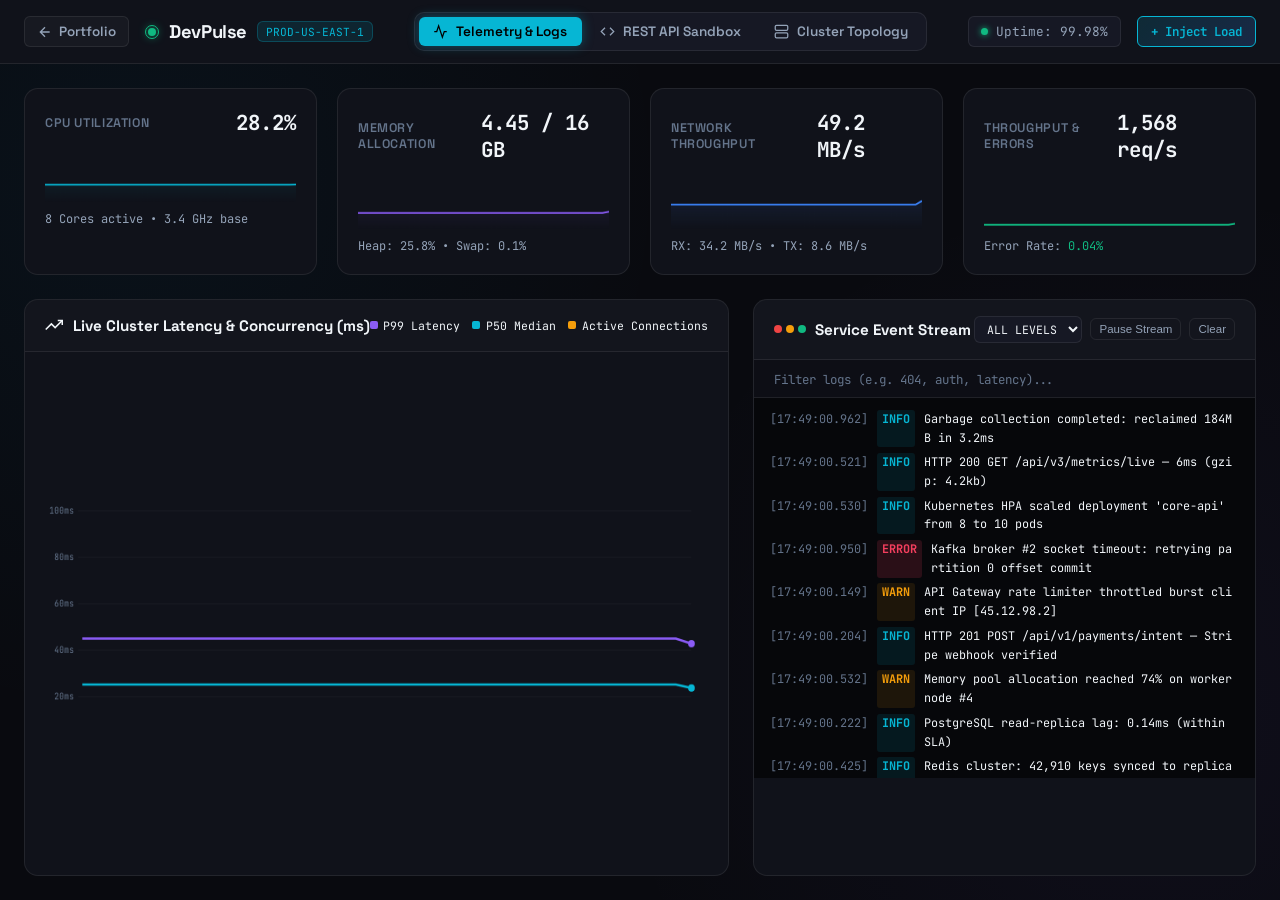
<file: projects/devpulse/index.html>
<!DOCTYPE html>
<html lang="en">
<head>
  <meta charset="UTF-8" />
  <meta name="viewport" content="width=device-width, initial-scale=1.0" />
  <title>DevPulse — Cloud Telemetry & API Sandbox Studio</title>
  <meta name="description" content="Production-grade developer telemetry console, real-time infrastructure metrics stream, and interactive REST API client sandbox." />
  <link rel="preconnect" href="https://fonts.googleapis.com" />
  <link rel="preconnect" href="https://fonts.gstatic.com" crossorigin />
  <link href="https://fonts.googleapis.com/css2?family=Space+Grotesk:wght@400;500;600;700&family=JetBrains+Mono:wght@400;500;600&display=swap" rel="stylesheet" />
  <link rel="stylesheet" href="style.css" />
</head>
<body class="telemetry-theme">
  <!-- TOP NAV -->
  <header class="devpulse-nav">
    <div class="nav-left">
      <a href="../../index.html" class="back-link">
        <svg width="16" height="16" viewBox="0 0 24 24" fill="none" stroke="currentColor" stroke-width="2"><path d="M19 12H5M12 19l-7-7 7-7"/></svg>
        <span>Portfolio</span>
      </a>
      <div class="brand">
        <div class="pulse-indicator"><span class="pulse-core"></span></div>
        <span class="brand-title">DevPulse</span>
        <span class="brand-env">PROD-US-EAST-1</span>
      </div>
    </div>

    <div class="nav-tabs">
      <button class="nav-tab active" id="tabTelemetry">
        <svg width="15" height="15" viewBox="0 0 24 24" fill="none" stroke="currentColor" stroke-width="2"><path d="M22 12h-4l-3 9L9 3l-3 9H2"/></svg>
        <span>Telemetry & Logs</span>
      </button>
      <button class="nav-tab" id="tabApiClient">
        <svg width="15" height="15" viewBox="0 0 24 24" fill="none" stroke="currentColor" stroke-width="2"><polyline points="16 18 22 12 16 6"></polyline><polyline points="8 6 2 12 8 18"></polyline></svg>
        <span>REST API Sandbox</span>
      </button>
      <button class="nav-tab" id="tabServices">
        <svg width="15" height="15" viewBox="0 0 24 24" fill="none" stroke="currentColor" stroke-width="2"><rect x="2" y="2" width="20" height="8" rx="2" ry="2"></rect><rect x="2" y="14" width="20" height="8" rx="2" ry="2"></rect><line x1="6" y1="6" x2="6.01" y2="6"></line><line x1="6" y1="18" x2="6.01" y2="18"></line></svg>
        <span>Cluster Topology</span>
      </button>
    </div>

    <div class="nav-right">
      <div class="uptime-badge">
        <span class="dot-online"></span>
        <span>Uptime: 99.98%</span>
      </div>
      <button class="btn-refresh" id="btnSimulateLoad" title="Inject simulated traffic spike">+ Inject Load</button>
    </div>
  </header>

  <!-- VIEW 1: TELEMETRY & LOGS -->
  <main class="pulse-view" id="viewTelemetry">
    <!-- METRIC CARDS WITH LIVE MINI CHARTS -->
    <div class="metrics-grid">
      <div class="hud-card">
        <div class="hud-card-header">
          <span class="hud-label">CPU Utilization</span>
          <span class="hud-val" id="valCpu">28.4%</span>
        </div>
        <canvas id="canvasCpu" width="300" height="70"></canvas>
        <div class="hud-sub">8 Cores active • 3.4 GHz base</div>
      </div>

      <div class="hud-card">
        <div class="hud-card-header">
          <span class="hud-label">Memory Allocation</span>
          <span class="hud-val" id="valMemory">4.12 / 16 GB</span>
        </div>
        <canvas id="canvasMemory" width="300" height="70"></canvas>
        <div class="hud-sub">Heap: 25.8% • Swap: 0.1%</div>
      </div>

      <div class="hud-card">
        <div class="hud-card-header">
          <span class="hud-label">Network Throughput</span>
          <span class="hud-val" id="valNetwork">42.8 MB/s</span>
        </div>
        <canvas id="canvasNetwork" width="300" height="70"></canvas>
        <div class="hud-sub">RX: 34.2 MB/s • TX: 8.6 MB/s</div>
      </div>

      <div class="hud-card">
        <div class="hud-card-header">
          <span class="hud-label">Throughput & Errors</span>
          <span class="hud-val" id="valRps">1,480 req/s</span>
        </div>
        <canvas id="canvasErrors" width="300" height="70"></canvas>
        <div class="hud-sub">Error Rate: <span id="valErrorRate" class="text-emerald">0.02%</span></div>
      </div>
    </div>

    <!-- MAIN TELEMETRY WORKBENCH -->
    <div class="workbench-grid">
      <!-- MAIN TIME-SERIES CHART -->
      <div class="hud-panel main-chart-panel">
        <div class="panel-header">
          <div class="panel-title-wrap">
            <svg width="18" height="18" viewBox="0 0 24 24" fill="none" stroke="currentColor" stroke-width="2"><polyline points="23 6 13.5 15.5 8.5 10.5 1 18"></polyline><polyline points="17 6 23 6 23 12"></polyline></svg>
            <h3>Live Cluster Latency & Concurrency (ms)</h3>
          </div>
          <div class="chart-controls">
            <span class="legend-chip color-p99">P99 Latency</span>
            <span class="legend-chip color-p50">P50 Median</span>
            <span class="legend-chip color-load">Active Connections</span>
          </div>
        </div>
        <div class="canvas-wrap">
          <canvas id="canvasMainStream" width="800" height="280"></canvas>
        </div>
      </div>

      <!-- LIVE LOG STREAM CONSOLE -->
      <div class="hud-panel log-panel">
        <div class="panel-header">
          <div class="panel-title-wrap">
            <span class="terminal-dots"><span></span><span></span><span></span></span>
            <h3>Service Event Stream</h3>
          </div>
          <div class="log-controls">
            <select id="logFilterLevel" class="hud-select">
              <option value="ALL">ALL LEVELS</option>
              <option value="INFO">INFO</option>
              <option value="WARN">WARN</option>
              <option value="ERROR">ERROR</option>
            </select>
            <button class="btn-ghost-sm" id="btnToggleLogPause">Pause Stream</button>
            <button class="btn-ghost-sm" id="btnClearLogs">Clear</button>
          </div>
        </div>
        <div class="log-search-row">
          <input type="text" id="logSearchInput" placeholder="Filter logs (e.g. 404, auth, latency)..." />
        </div>
        <div class="log-stream-window" id="logStream">
          <!-- Dynamic live log items inserted here -->
        </div>
      </div>
    </div>
  </main>

  <!-- VIEW 2: REST API PLAYGROUND -->
  <main class="pulse-view" id="viewApiClient" style="display:none;">
    <div class="api-client-container">
      <div class="api-client-header">
        <h2>REST API Diagnostic Client & Playground</h2>
        <p>Send real HTTP requests to remote public APIs or internal endpoints, benchmark response latency, and inspect formatted headers and JSON payload bodies.</p>
      </div>

      <!-- REQUEST BAR -->
      <div class="request-builder-card">
        <div class="preset-pills">
          <span class="preset-label">Quick Endpoints:</span>
          <button class="preset-btn" data-url="https://api.github.com/users/Mingstar556" data-method="GET">GitHub User Profile</button>
          <button class="preset-btn" data-url="https://api.github.com/repos/Mingstar556/My-portfillo" data-method="GET">Portfolio Repository Meta</button>
          <button class="preset-btn" data-url="https://jsonplaceholder.typicode.com/posts/1" data-method="GET">JSONPlaceholder Post #1</button>
          <button class="preset-btn" data-url="https://jsonplaceholder.typicode.com/posts" data-method="POST" data-body='{"title":"Scaling Microservices","body":"Benchmarking latency","userId":1}'>POST Create Resource</button>
        </div>

        <form id="apiClientForm" class="request-input-bar">
          <select id="httpMethod" class="method-select">
            <option value="GET">GET</option>
            <option value="POST">POST</option>
            <option value="PUT">PUT</option>
            <option value="DELETE">DELETE</option>
          </select>
          <input type="url" id="requestUrl" class="url-input" value="https://api.github.com/users/Mingstar556" required />
          <button type="submit" class="btn-send-req" id="btnSendRequest">
            <span id="btnSendText">Send Request</span>
            <span id="btnSendSpinner" class="spinner" style="display:none"></span>
          </button>
          <button type="button" class="btn-benchmark" id="btnBenchmark" title="Execute 5 consecutive requests to calculate p95 & avg latency">⚡ Benchmark (5x)</button>
        </form>

        <!-- TABS: Headers vs Body -->
        <div class="request-body-section">
          <div class="sub-tab-bar">
            <button type="button" class="sub-tab active" id="subtabHeaders">Headers (2)</button>
            <button type="button" class="sub-tab" id="subtabBody">Request Body (JSON)</button>
          </div>
          <div class="sub-tab-pane" id="paneHeaders">
            <textarea id="requestHeaders" rows="3" class="code-area">Accept: application/json
Content-Type: application/json</textarea>
          </div>
          <div class="sub-tab-pane" id="paneBody" style="display:none;">
            <textarea id="requestPayload" rows="3" class="code-area" placeholder='{"key": "value"}'></textarea>
          </div>
        </div>
      </div>

      <!-- RESPONSE VIEWER -->
      <div class="response-viewer-card">
        <div class="response-header">
          <div class="response-status-group">
            <span class="status-badge status-init" id="resStatusBadge">Status: Ready</span>
            <span class="res-stat" id="resTime">Time: -- ms</span>
            <span class="res-stat" id="resSize">Size: -- B</span>
          </div>
          <div class="response-actions">
            <button class="btn-copy-code" id="btnCopyResponse">Copy Response</button>
          </div>
        </div>
        <pre class="response-body-pre"><code id="responseCodeBlock">// Response data will appear here... Click 'Send Request' to test live API communication.</code></pre>
      </div>
    </div>
  </main>

  <!-- VIEW 3: CLUSTER TOPOLOGY MAP -->
  <main class="pulse-view" id="viewServices" style="display:none;">
    <div class="services-container">
      <div class="services-header">
        <h2>Global Distributed Cluster Health Topology</h2>
        <p>Interactive nodes, consensus replication states, and edge ingress routing status.</p>
      </div>

      <div class="topology-grid">
        <div class="topology-card node-online">
          <div class="node-top">
            <div class="node-status-dot"></div>
            <span class="node-type">Edge Gateway</span>
          </div>
          <h4>Cloudflare Global Ingress</h4>
          <p>Anycast routing, SSL Termination, DDoS Shield</p>
          <div class="node-metrics">
            <div class="nm-item"><span class="nm-label">Latency</span><span class="nm-val">6 ms</span></div>
            <div class="nm-item"><span class="nm-label">Cache Hit</span><span class="nm-val">96.4%</span></div>
            <div class="nm-item"><span class="nm-label">HTTP/3</span><span class="nm-val">Active</span></div>
          </div>
        </div>

        <div class="topology-card node-online">
          <div class="node-top">
            <div class="node-status-dot"></div>
            <span class="node-type">Application Cluster</span>
          </div>
          <h4>Auth & Core GraphQL API</h4>
          <p>Node.js / Express microservice cluster with horizontal autoscaling</p>
          <div class="node-metrics">
            <div class="nm-item"><span class="nm-label">Pods</span><span class="nm-val">12 Active</span></div>
            <div class="nm-item"><span class="nm-label">Avg Res</span><span class="nm-val">24 ms</span></div>
            <div class="nm-item"><span class="nm-label">CPU</span><span class="nm-val">34%</span></div>
          </div>
        </div>

        <div class="topology-card node-online">
          <div class="node-top">
            <div class="node-status-dot"></div>
            <span class="node-type">Caching Tier</span>
          </div>
          <h4>Redis Distributed Mesh</h4>
          <p>In-memory session state, rate limit token buckets & pub/sub</p>
          <div class="node-metrics">
            <div class="nm-item"><span class="nm-label">Memory</span><span class="nm-val">1.8 / 4 GB</span></div>
            <div class="nm-item"><span class="nm-label">Ops/Sec</span><span class="nm-val">28.4k</span></div>
            <div class="nm-item"><span class="nm-label">Replication</span><span class="nm-val">Sync</span></div>
          </div>
        </div>

        <div class="topology-card node-online">
          <div class="node-top">
            <div class="node-status-dot"></div>
            <span class="node-type">Primary Persistence</span>
          </div>
          <h4>PostgreSQL 16 High-Availability</h4>
          <p>Partitioned time-series ledger with async read-replicas</p>
          <div class="node-metrics">
            <div class="nm-item"><span class="nm-label">Pool</span><span class="nm-val">48 / 60</span></div>
            <div class="nm-item"><span class="nm-label">IOPS</span><span class="nm-val">3,200</span></div>
            <div class="nm-item"><span class="nm-label">Lag</span><span class="nm-val">0.2 ms</span></div>
          </div>
        </div>
      </div>
    </div>
  </main>

  <script src="app.js"></script>
</body>
</html>
</file>
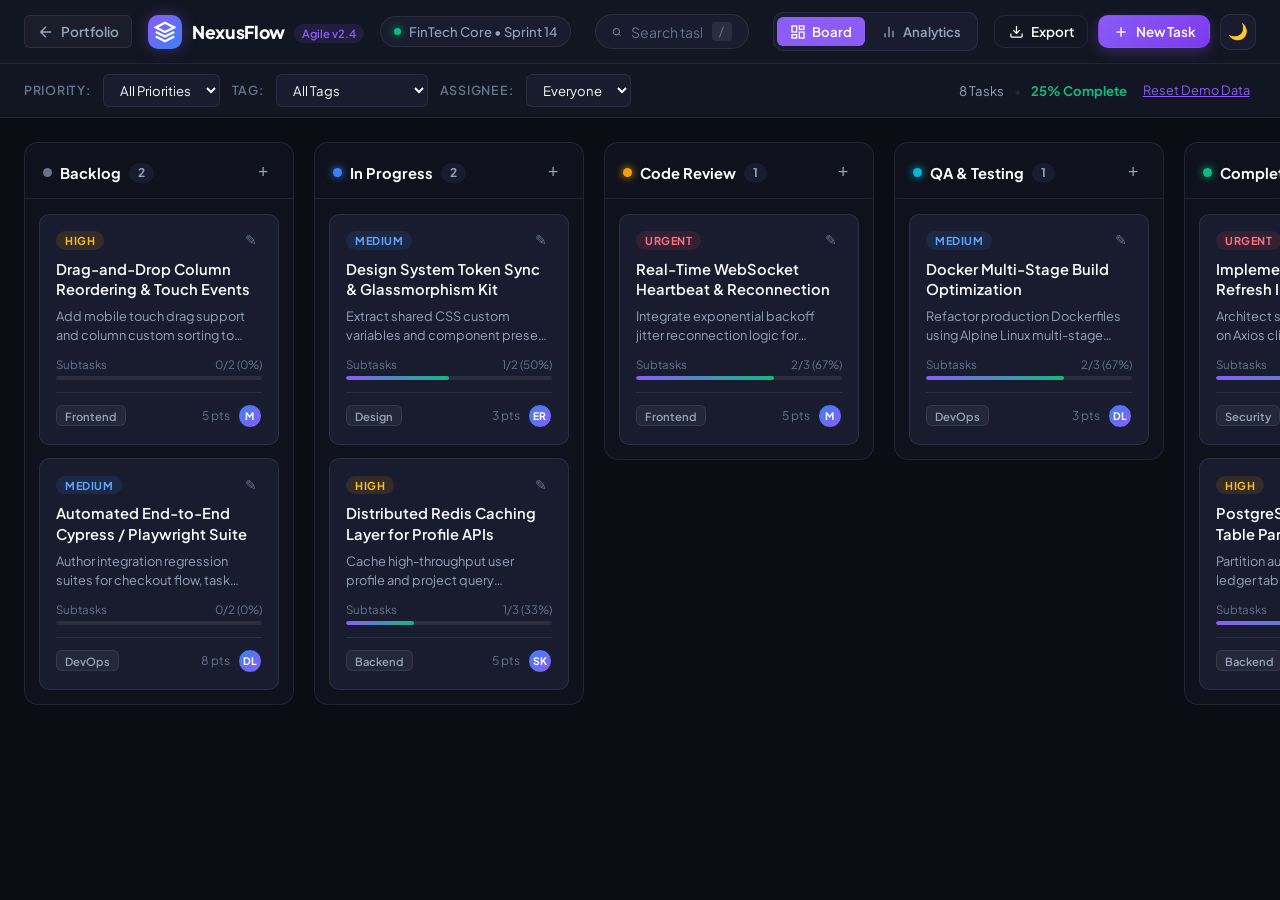
<file: projects/nexusflow/index.html>
<!DOCTYPE html>
<html lang="en">
<head>
  <meta charset="UTF-8" />
  <meta name="viewport" content="width=device-width, initial-scale=1.0" />
  <title>NexusFlow — Enterprise Agile & Kanban Suite</title>
  <meta name="description" content="A powerful modern Agile Kanban board and sprint intelligence suite built with vanilla JavaScript, featuring drag-and-drop, analytics, and local persistence." />
  <link rel="preconnect" href="https://fonts.googleapis.com" />
  <link rel="preconnect" href="https://fonts.gstatic.com" crossorigin />
  <link href="https://fonts.googleapis.com/css2?family=Plus+Jakarta+Sans:wght@300;400;500;600;700;800&family=JetBrains+Mono:wght@400;500&display=swap" rel="stylesheet" />
  <link rel="stylesheet" href="style.css" />
</head>
<body class="theme-dark">
  <!-- APP HEADER -->
  <header class="app-header">
    <div class="header-left">
      <a href="../../index.html" class="back-to-portfolio" title="Return to Portfolio">
        <svg width="18" height="18" viewBox="0 0 24 24" fill="none" stroke="currentColor" stroke-width="2"><path d="M19 12H5M12 19l-7-7 7-7"/></svg>
        <span>Portfolio</span>
      </a>
      <div class="brand">
        <div class="brand-logo">
          <svg width="22" height="22" viewBox="0 0 24 24" fill="none" stroke="currentColor" stroke-width="2.5"><polygon points="12 2 2 7 12 12 22 7 12 2"></polygon><polyline points="2 17 12 22 22 17"></polyline><polyline points="2 12 12 17 22 12"></polyline></svg>
        </div>
        <div class="brand-text">
          <span class="brand-name">NexusFlow</span>
          <span class="brand-badge">Agile v2.4</span>
        </div>
      </div>
      <div class="workspace-pill">
        <span class="workspace-dot"></span>
        <span>FinTech Core • Sprint 14</span>
      </div>
    </div>

    <div class="header-center">
      <div class="search-box">
        <svg width="16" height="16" viewBox="0 0 24 24" fill="none" stroke="currentColor" stroke-width="2"><circle cx="11" cy="11" r="8"></circle><line x1="21" y1="21" x2="16.65" y2="16.65"></line></svg>
        <input type="text" id="taskSearch" placeholder="Search tasks, tags, or assignees (Press '/' to focus)..." />
        <span class="shortcut-badge">/</span>
      </div>
    </div>

    <div class="header-right">
      <div class="view-switch">
        <button class="view-btn active" id="btnViewBoard" title="Kanban Board View">
          <svg width="16" height="16" viewBox="0 0 24 24" fill="none" stroke="currentColor" stroke-width="2"><rect x="3" y="3" width="7" height="9"></rect><rect x="14" y="3" width="7" height="5"></rect><rect x="14" y="12" width="7" height="9"></rect><rect x="3" y="16" width="7" height="5"></rect></svg>
          <span>Board</span>
        </button>
        <button class="view-btn" id="btnViewAnalytics" title="Sprint Analytics & Metrics">
          <svg width="16" height="16" viewBox="0 0 24 24" fill="none" stroke="currentColor" stroke-width="2"><line x1="18" y1="20" x2="18" y2="10"></line><line x1="12" y1="20" x2="12" y2="4"></line><line x1="6" y1="20" x2="6" y2="14"></line></svg>
          <span>Analytics</span>
        </button>
      </div>

      <div class="header-actions">
        <button class="btn btn-outline btn-sm" id="btnExport" title="Export board state to JSON">
          <svg width="15" height="15" viewBox="0 0 24 24" fill="none" stroke="currentColor" stroke-width="2"><path d="M21 15v4a2 2 0 0 1-2 2H5a2 2 0 0 1-2-2v-4"></path><polyline points="7 10 12 15 17 10"></polyline><line x1="12" y1="15" x2="12" y2="3"></line></svg>
          <span>Export</span>
        </button>
        <button class="btn btn-primary btn-sm" id="btnNewTask" title="Create New Task (N)">
          <svg width="16" height="16" viewBox="0 0 24 24" fill="none" stroke="currentColor" stroke-width="2"><line x1="12" y1="5" x2="12" y2="19"></line><line x1="5" y1="12" x2="19" y2="12"></line></svg>
          <span>New Task</span>
        </button>
        <button class="icon-btn" id="themeToggle" title="Toggle Dark/Light Mode">
          <span class="theme-icon">🌙</span>
        </button>
      </div>
    </div>
  </header>

  <!-- FILTER & CONTROL BAR -->
  <div class="control-bar">
    <div class="filter-group">
      <span class="filter-label">Priority:</span>
      <select id="filterPriority" class="select-filter">
        <option value="all">All Priorities</option>
        <option value="urgent">Urgent</option>
        <option value="high">High</option>
        <option value="medium">Medium</option>
        <option value="low">Low</option>
      </select>

      <span class="filter-label">Tag:</span>
      <select id="filterTag" class="select-filter">
        <option value="all">All Tags</option>
        <option value="Frontend">Frontend</option>
        <option value="Backend">Backend</option>
        <option value="Security">Security</option>
        <option value="Design">UI/UX Design</option>
        <option value="DevOps">DevOps & Cloud</option>
      </select>

      <span class="filter-label">Assignee:</span>
      <select id="filterAssignee" class="select-filter">
        <option value="all">Everyone</option>
        <option value="Mingstar">Mingstar</option>
        <option value="Sarah K.">Sarah K.</option>
        <option value="David L.">David L.</option>
        <option value="Elena R.">Elena R.</option>
      </select>
    </div>

    <div class="board-stats-quick">
      <span id="quickStatsTotal">12 Tasks</span>
      <span class="stat-sep">•</span>
      <span id="quickStatsProgress" class="stat-highlight">67% Complete</span>
      <button class="btn-text-ghost" id="btnResetDemo" title="Reload rich sample sprint data">Reset Demo Data</button>
    </div>
  </div>

  <!-- MAIN BOARD VIEW -->
  <main class="main-content" id="boardView">
    <div class="board-columns" id="boardColumns">
      <!-- Generated via JS: Backlog, In Progress, Review, QA, Completed -->
    </div>
  </main>

  <!-- ANALYTICS VIEW (Initially hidden) -->
  <main class="main-content" id="analyticsView" style="display:none;">
    <div class="analytics-container">
      <div class="analytics-header">
        <h2>Sprint 14 Performance & Velocity</h2>
        <p>Comprehensive telemetry on task throughput, cycle time, priority distribution, and velocity tracking.</p>
      </div>

      <div class="analytics-metric-cards">
        <div class="metric-card">
          <div class="metric-title">Sprint Health</div>
          <div class="metric-val text-success" id="mSprintHealth">94%</div>
          <div class="metric-sub">On track for deployment</div>
        </div>
        <div class="metric-card">
          <div class="metric-title">Completed Ratio</div>
          <div class="metric-val text-purple" id="mCompletedRatio">8 / 12</div>
          <div class="metric-sub" id="mCompletedPct">66.7% Finished</div>
        </div>
        <div class="metric-card">
          <div class="metric-title">Velocity Points</div>
          <div class="metric-val text-yellow" id="mVelocity">42 pts</div>
          <div class="metric-sub">+12% vs Sprint 13</div>
        </div>
        <div class="metric-card">
          <div class="metric-title">Avg Cycle Time</div>
          <div class="metric-val text-cyan" id="mCycleTime">2.4 days</div>
          <div class="metric-sub">High throughput</div>
        </div>
      </div>

      <div class="analytics-charts-grid">
        <div class="chart-card">
          <div class="chart-header">
            <h3>Sprint Burn-Down Chart (Story Points vs. Days)</h3>
            <span class="chart-badge">Ideal vs. Actual</span>
          </div>
          <canvas id="burndownCanvas" width="600" height="260"></canvas>
        </div>

        <div class="chart-card">
          <div class="chart-header">
            <h3>Task Status Breakdown</h3>
            <span class="chart-badge">Distribution</span>
          </div>
          <canvas id="distributionCanvas" width="600" height="260"></canvas>
        </div>
      </div>
    </div>
  </main>

  <!-- TASK MODAL (Create / Edit) -->
  <div class="modal-overlay" id="taskModal">
    <div class="modal-card">
      <div class="modal-header">
        <h3 id="modalTaskTitle">Create New Task</h3>
        <button class="modal-close-btn" id="btnModalClose">&times;</button>
      </div>
      <form id="taskForm">
        <input type="hidden" id="taskId" />

        <div class="form-row">
          <label class="form-label" for="taskTitle">Task Title *</label>
          <input type="text" id="taskTitleInput" class="form-input" placeholder="e.g. Implement OAuth2 token refresh interceptor" required />
        </div>

        <div class="form-grid-2">
          <div class="form-row">
            <label class="form-label" for="taskColumn">Workflow Stage</label>
            <select id="taskColumnSelect" class="form-select">
              <option value="backlog">Backlog</option>
              <option value="in_progress">In Progress</option>
              <option value="review">Code Review</option>
              <option value="qa">QA / Testing</option>
              <option value="done">Completed</option>
            </select>
          </div>
          <div class="form-row">
            <label class="form-label" for="taskPriority">Priority</label>
            <select id="taskPrioritySelect" class="form-select">
              <option value="urgent">🚨 Urgent (P0)</option>
              <option value="high" selected>🔥 High (P1)</option>
              <option value="medium">⚡ Medium (P2)</option>
              <option value="low">🌱 Low (P3)</option>
            </select>
          </div>
        </div>

        <div class="form-grid-2">
          <div class="form-row">
            <label class="form-label" for="taskTag">Category Tag</label>
            <select id="taskTagSelect" class="form-select">
              <option value="Frontend">Frontend Architecture</option>
              <option value="Backend">Backend / API</option>
              <option value="Security">Security / Auth</option>
              <option value="Design">UI/UX Design</option>
              <option value="DevOps">Cloud & DevOps</option>
            </select>
          </div>
          <div class="form-row">
            <label class="form-label" for="taskAssignee">Assignee</label>
            <select id="taskAssigneeSelect" class="form-select">
              <option value="Mingstar">Mingstar (Full-Stack Developer)</option>
              <option value="Sarah K.">Sarah K. (Backend Specialist)</option>
              <option value="David L.">David L. (DevOps &amp; Infrastructure)</option>
              <option value="Elena R.">Elena R. (Product Designer)</option>
            </select>
          </div>
        </div>

        <div class="form-grid-2">
          <div class="form-row">
            <label class="form-label" for="taskDueDate">Target Due Date</label>
            <input type="date" id="taskDueDateInput" class="form-input" />
          </div>
          <div class="form-row">
            <label class="form-label" for="taskPoints">Story Points</label>
            <input type="number" id="taskPointsInput" class="form-input" min="1" max="21" value="5" />
          </div>
        </div>

        <div class="form-row">
          <label class="form-label" for="taskDesc">Technical Description & Acceptance Criteria</label>
          <textarea id="taskDescInput" class="form-textarea" rows="3" placeholder="Specify user story, technical architectural requirements, edge cases, and testing criteria..."></textarea>
        </div>

        <!-- Subtasks Checklist Section -->
        <div class="form-row subtasks-section">
          <div class="subtasks-header">
            <label class="form-label">Subtask Checklist</label>
            <span class="subtasks-count" id="modalSubtaskCount">0 items</span>
          </div>
          <div class="subtask-add-row">
            <input type="text" id="newSubtaskInput" class="form-input form-input-sm" placeholder="Add checklist item and press Enter..." />
            <button type="button" class="btn btn-outline btn-sm" id="btnAddSubtask">Add</button>
          </div>
          <ul class="subtask-modal-list" id="modalSubtaskList"></ul>
        </div>

        <div class="modal-footer">
          <button type="button" class="btn btn-ghost" id="btnModalCancel">Cancel</button>
          <button type="submit" class="btn btn-primary" id="btnModalSubmit">Save Task</button>
        </div>
      </form>
    </div>
  </div>

  <!-- TOAST NOTIFICATION -->
  <div class="toast-container" id="toastContainer"></div>

  <script src="app.js"></script>
</body>
</html>
</file>
<file: style.css>
/* =====================================================
   PORTFOLIO — MINGSTAR (BLACK × PURPLE × GOLD THEME)
   Fully responsive · 3D interactive profile · Live demo viewer
   ===================================================== */

/* --- DESIGN TOKENS --- */
:root {
  --black:        #090a0f;
  --black2:       #10121a;
  --black3:       #161925;
  --purple-dark:  #2d0a4e;
  --purple:       #7b2ff7;
  --purple-mid:   #9d5ff5;
  --purple-light: #c49bff;
  --gold:         #f5c518;
  --gold-dark:    #d4a80f;
  --gold-light:   #ffe066;
  --cyan:         #06b6d4;
  --emerald:      #10b981;
  --white:        #f8fafc;
  --muted:        #94a3b8;
  --dark-muted:   #64748b;
  --glass-bg:     rgba(18, 20, 32, 0.7);
  --glass-border: rgba(123, 47, 247, 0.25);
  --radius-sm:    8px;
  --radius-md:    12px;
  --radius-lg:    20px;
  --radius-xl:    32px;
  --radius-full:  9999px;
  --shadow:       0 8px 32px rgba(123, 47, 247, 0.2);
  --shadow-lg:    0 20px 60px rgba(0, 0, 0, 0.6);
  --shadow-gold:  0 0 24px rgba(245, 197, 24, 0.3);
  --transition:   0.3s cubic-bezier(0.4, 0, 0.2, 1);
  --font-main:    'Outfit', system-ui, sans-serif;
  --font-mono:    'JetBrains Mono', monospace;
  --nav-h:        72px;
}

/* --- RESET & GLOBAL --- */
*, *::before, *::after { box-sizing: border-box; margin: 0; padding: 0; }
html { scroll-behavior: smooth; }
body {
  font-family: var(--font-main);
  background: var(--black);
  color: var(--white);
  overflow-x: hidden;
  line-height: 1.65;
  position: relative;
  -webkit-font-smoothing: antialiased;
}
a { color: inherit; text-decoration: none; }
ul { list-style: none; }
img { max-width: 100%; display: block; }
::selection { background: rgba(123, 47, 247, 0.55); color: #fff; }

:focus-visible {
  outline: 2px solid var(--gold);
  outline-offset: 3px;
  border-radius: 4px;
}

.skip-link {
  position: fixed;
  top: -60px; left: 1rem;
  z-index: 300;
  background: var(--purple);
  color: #fff;
  padding: 0.6rem 1.2rem;
  border-radius: var(--radius-md);
  font-weight: 700;
  transition: top var(--transition);
}
.skip-link:focus { top: 1rem; }

/* --- PARTICLE CANVAS --- */
#particles-canvas {
  position: fixed;
  inset: 0;
  pointer-events: none;
  z-index: 0;
}

/* =====================================================
   NAVBAR
   ===================================================== */
.navbar {
  position: fixed;
  top: 0; left: 0; right: 0;
  z-index: 100;
  display: flex;
  align-items: center;
  justify-content: space-between;
  gap: 1rem;
  padding: 1rem 3rem;
  background: rgba(9, 10, 15, 0.85);
  backdrop-filter: blur(16px);
  -webkit-backdrop-filter: blur(16px);
  border-bottom: 1px solid var(--glass-border);
  transition: var(--transition);
}
.navbar.scrolled {
  padding: 0.7rem 3rem;
  background: rgba(9, 10, 15, 0.98);
  box-shadow: 0 4px 20px rgba(0, 0, 0, 0.4);
}

.nav-logo {
  display: flex;
  align-items: center;
  gap: 0.6rem;
  cursor: pointer;
  flex-shrink: 0;
}
.logo-mark {
  font-family: var(--font-mono);
  font-weight: 800;
  font-size: 0.9rem;
  padding: 0.3rem 0.6rem;
  border-radius: var(--radius-sm);
  background: linear-gradient(135deg, var(--purple), var(--gold-dark));
  color: #fff;
  box-shadow: 0 0 12px rgba(123, 47, 247, 0.4);
}
.logo-text {
  font-size: 1.45rem;
  font-weight: 800;
  letter-spacing: -0.02em;
  background: linear-gradient(135deg, var(--white), var(--purple-light));
  -webkit-background-clip: text;
  background-clip: text;
  -webkit-text-fill-color: transparent;
}

.nav-links {
  display: flex;
  gap: 2.2rem;
  align-items: center;
}
.nav-link {
  font-size: 0.92rem;
  font-weight: 500;
  color: var(--muted);
  position: relative;
  transition: color var(--transition);
  white-space: nowrap;
}
.nav-link::after {
  content: '';
  position: absolute;
  bottom: -4px; left: 0; right: 100%;
  height: 2px;
  background: linear-gradient(90deg, var(--gold), var(--purple));
  transition: right var(--transition);
}
.nav-link:hover, .nav-link.active { color: var(--white); }
.nav-link:hover::after, .nav-link.active::after { right: 0; }

.nav-cta-wrap {
  display: flex;
  align-items: center;
  gap: 1rem;
}
.btn-nav-github {
  display: inline-flex;
  align-items: center;
  gap: 0.5rem;
  padding: 0.45rem 1rem;
  border-radius: var(--radius-full);
  background: rgba(255, 255, 255, 0.05);
  border: 1px solid var(--glass-border);
  font-size: 0.84rem;
  font-weight: 600;
  color: var(--white);
  transition: var(--transition);
  white-space: nowrap;
}
.btn-nav-github:hover {
  background: var(--purple);
  border-color: var(--purple);
  box-shadow: 0 0 16px rgba(123, 47, 247, 0.5);
  transform: translateY(-1px);
}
.nav-cta-mobile { display: none; }

/* Hamburger (styled as button) */
.hamburger {
  display: none;
  flex-direction: column;
  justify-content: center;
  gap: 5px;
  cursor: pointer;
  background: none;
  border: 0;
  padding: 8px;
  border-radius: var(--radius-sm);
}
.hamburger span {
  display: block;
  width: 24px; height: 2px;
  background: var(--white);
  border-radius: 2px;
  transition: var(--transition);
}
.hamburger[aria-expanded="true"] span:nth-child(1) { transform: translateY(7px) rotate(45deg); }
.hamburger[aria-expanded="true"] span:nth-child(2) { opacity: 0; }
.hamburger[aria-expanded="true"] span:nth-child(3) { transform: translateY(-7px) rotate(-45deg); }

/* =====================================================
   HERO
   ===================================================== */
.hero {
  position: relative;
  min-height: 100vh;
  min-height: 100svh;
  display: flex;
  flex-direction: column;
  align-items: center;
  justify-content: center;
  padding: calc(var(--nav-h) + 3rem) 2rem 5rem;
  z-index: 1;
  overflow: hidden;
}
.hero::before {
  content: '';
  position: absolute;
  inset: 0;
  background:
    radial-gradient(ellipse 65% 55% at 20% 45%, rgba(123, 47, 247, 0.22) 0%, transparent 70%),
    radial-gradient(ellipse 45% 40% at 80% 35%, rgba(245, 197, 24, 0.12) 0%, transparent 70%);
  z-index: -1;
}

.hero-content {
  display: flex;
  align-items: center;
  gap: 4.5rem;
  max-width: 1200px;
  width: 100%;
  animation: fadeUp 0.9s ease both;
}

/* =====================================================
   3D INTERACTIVE PROFILE SCENE
   ===================================================== */
.avatar-scene {
  position: relative;
  flex-shrink: 0;
  display: flex;
  flex-direction: column;
  align-items: center;
  gap: 1.4rem;
  perspective: 1100px;
  /* cursor-driven glare position */
  --gx: 50%;
  --gy: 35%;
}
.avatar-tilt {
  position: relative;
  width: 264px;
  height: 264px;
  transform-style: preserve-3d;
  transition: transform 0.3s cubic-bezier(0.2, 0.8, 0.3, 1);
  will-change: transform;
}
/* Idle float lives on its own layer so the JS tilt transform on
   .avatar-tilt is never overridden by a running animation. */
.avatar-float {
  position: absolute;
  inset: 0;
  transform-style: preserve-3d;
  animation: floatIdle 6s ease-in-out infinite;
}

.avatar-card {
  position: absolute;
  inset: 0;
  border-radius: 50%;
  overflow: hidden;
  border: 3px solid rgba(255, 255, 255, 0.14);
  background: var(--black3);
  transform: translateZ(0);
  box-shadow:
    -24px 34px 60px rgba(0, 0, 0, 0.55),
    0 0 70px rgba(123, 47, 247, 0.38);
}
.avatar-photo {
  width: 100%;
  height: 100%;
  object-fit: cover;
  object-position: center top;
  transform: translateZ(34px) scale(1.08);
}
/* Cursor-following sheen */
.avatar-glare {
  position: absolute;
  inset: -20%;
  background: radial-gradient(circle at var(--gx) var(--gy), rgba(255, 255, 255, 0.32) 0%, rgba(255, 255, 255, 0.06) 32%, transparent 60%);
  mix-blend-mode: soft-light;
  opacity: 0;
  transition: opacity 0.35s ease;
  pointer-events: none;
}
.avatar-scene:hover .avatar-glare { opacity: 1; }

/* Orbiting gradient ring — the gradient spins via @property angle
   instead of rotating the element, which flickers inside 3D contexts. */
@property --ring-angle {
  syntax: '<angle>';
  initial-value: 0deg;
  inherits: false;
}
.avatar-ring {
  position: absolute;
  inset: -12px;
  border-radius: 50%;
  padding: 2.5px;
  background: conic-gradient(
    from var(--ring-angle),
    var(--purple),
    var(--purple-light),
    var(--gold-light),
    var(--gold),
    var(--purple)
  );
  -webkit-mask: linear-gradient(#fff 0 0) content-box, linear-gradient(#fff 0 0);
  mask: linear-gradient(#fff 0 0) content-box, linear-gradient(#fff 0 0);
  -webkit-mask-composite: xor;
  mask-composite: exclude;
  transform: translateZ(24px);
  animation: spinRing 8s linear infinite;
  box-shadow: 0 0 34px rgba(123, 47, 247, 0.4);
  pointer-events: none;
  backface-visibility: hidden;
}
@keyframes spinRing { to { --ring-angle: 360deg; } }

/* Floating depth orbs */
.avatar-orb {
  position: absolute;
  padding: 0.42rem 0.85rem;
  border-radius: var(--radius-full);
  background: rgba(22, 25, 37, 0.94);
  border: 1px solid var(--glass-border);
  font-size: 0.78rem;
  font-weight: 700;
  letter-spacing: 0.01em;
  white-space: nowrap;
  box-shadow: 0 10px 24px rgba(0, 0, 0, 0.45);
  pointer-events: none;
}
.orb-1 { top: 2%;   right: -44px; transform: translateZ(78px); color: var(--cyan);      animation: orbBob 5.2s ease-in-out infinite; }
.orb-2 { top: 44%;  left: -64px;  transform: translateZ(64px); color: var(--emerald);   animation: orbBob 6.1s ease-in-out infinite 0.6s; }
.orb-3 { bottom: 6%; left: -40px;  transform: translateZ(86px); color: var(--purple-light); animation: orbBob 5.6s ease-in-out infinite 1.1s; }
.orb-4 { bottom: 40%; right: -56px; transform: translateZ(72px); color: var(--gold);    animation: orbBob 6.6s ease-in-out infinite 0.3s; }
@keyframes orbBob {
  0%, 100% { translate: 0 0; }
  50%      { translate: 0 -9px; }
}

/* Ground shadow beneath the floating card */
.avatar-shadow {
  position: absolute;
  left: 6%; right: 6%; bottom: -40px;
  height: 34px;
  border-radius: 50%;
  background: radial-gradient(ellipse at center, rgba(123, 47, 247, 0.45), transparent 68%);
  filter: blur(10px);
  transform: translateZ(-60px);
  pointer-events: none;
}

.avatar-hint {
  font-family: var(--font-mono);
  font-size: 0.72rem;
  color: var(--dark-muted);
  letter-spacing: 0.04em;
  animation: hintPulse 3s ease-in-out infinite;
}
@keyframes hintPulse {
  0%, 100% { opacity: 0.55; }
  50%      { opacity: 1; }
}
/* Idle float of the whole card */
@keyframes floatIdle {
  0%, 100% { transform: translateY(0) rotateX(0deg) rotateY(0deg); }
  50%      { transform: translateY(-12px) rotateX(2deg) rotateY(-3deg); }
}

.hero-text { flex: 1; min-width: 0; }
.hero-greeting-badge {
  display: inline-flex;
  align-items: center;
  gap: 0.5rem;
  background: rgba(16, 185, 129, 0.12);
  border: 1px solid rgba(16, 185, 129, 0.3);
  color: var(--emerald);
  font-size: 0.8rem;
  font-weight: 600;
  padding: 0.25rem 0.8rem;
  border-radius: var(--radius-full);
  margin-bottom: 1rem;
}
.greeting-dot {
  width: 7px;
  height: 7px;
  border-radius: 50%;
  background: var(--emerald);
  box-shadow: 0 0 8px var(--emerald);
}

.hero-name {
  font-size: clamp(2.8rem, 5.5vw, 4.2rem);
  font-weight: 900;
  line-height: 1.08;
  letter-spacing: -0.03em;
  background: linear-gradient(135deg, var(--white) 35%, var(--purple-light) 100%);
  -webkit-background-clip: text;
  background-clip: text;
  -webkit-text-fill-color: transparent;
  margin-bottom: 0.6rem;
}
.hero-role {
  font-size: 1.35rem;
  font-weight: 700;
  color: var(--gold);
  margin-bottom: 1rem;
}
.hero-tagline {
  font-size: 1.05rem;
  color: var(--muted);
  margin-bottom: 1.5rem;
  max-width: 620px;
  line-height: 1.7;
}

.hero-skills-pills {
  display: flex;
  flex-wrap: wrap;
  gap: 0.5rem;
  margin-bottom: 2rem;
}
.pill {
  font-family: var(--font-mono);
  font-size: 0.76rem;
  font-weight: 600;
  padding: 0.25rem 0.75rem;
  border-radius: var(--radius-full);
  background: rgba(255, 255, 255, 0.05);
  border: 1px solid var(--glass-border);
  color: var(--purple-light);
  transition: var(--transition);
}
.pill:hover {
  background: rgba(123, 47, 247, 0.15);
  border-color: var(--purple);
  color: #fff;
}

.hero-cta {
  display: flex;
  gap: 1.25rem;
  flex-wrap: wrap;
}

.scroll-indicator {
  position: absolute;
  bottom: 2rem;
  left: 50%;
  transform: translateX(-50%);
  display: flex;
  flex-direction: column;
  align-items: center;
}
.scroll-arrow {
  width: 22px;
  height: 22px;
  border-right: 2px solid var(--purple-light);
  border-bottom: 2px solid var(--purple-light);
  transform: rotate(45deg);
  animation: bounce 1.6s ease infinite;
}
@keyframes bounce {
  0%, 100% { transform: rotate(45deg) translateY(0); }
  50%      { transform: rotate(45deg) translateY(7px); }
}

/* =====================================================
   BUTTONS
   ===================================================== */
.btn {
  display: inline-flex;
  align-items: center;
  justify-content: center;
  gap: 0.5rem;
  padding: 0.75rem 2rem;
  border-radius: var(--radius-full);
  font-family: inherit;
  font-size: 0.92rem;
  font-weight: 700;
  cursor: pointer;
  transition: var(--transition);
  border: 2px solid transparent;
  text-decoration: none;
}
.btn-primary {
  background: linear-gradient(135deg, var(--purple), var(--purple-mid));
  color: var(--white);
  box-shadow: 0 4px 25px rgba(123, 47, 247, 0.4);
}
.btn-primary:hover {
  transform: translateY(-2px);
  box-shadow: 0 8px 35px rgba(123, 47, 247, 0.6);
}
.btn-outline {
  background: transparent;
  border-color: var(--gold);
  color: var(--gold);
}
.btn-outline:hover {
  background: var(--gold);
  color: var(--black);
  transform: translateY(-2px);
  box-shadow: var(--shadow-gold);
}
.btn-sm { padding: 0.55rem 1.2rem; font-size: 0.84rem; }

/* =====================================================
   SECTIONS
   ===================================================== */
.section {
  position: relative;
  z-index: 1;
  padding: 6.5rem 2rem;
}
.section-dark { background: var(--black2); }
.container { max-width: 1200px; margin: 0 auto; }
.section-title {
  font-size: clamp(2.2rem, 4.2vw, 3rem);
  font-weight: 800;
  text-align: center;
  margin-bottom: 0.5rem;
  letter-spacing: -0.02em;
}
.highlight {
  background: linear-gradient(135deg, var(--gold), var(--purple-mid));
  -webkit-background-clip: text;
  background-clip: text;
  -webkit-text-fill-color: transparent;
}
.section-subtitle {
  text-align: center;
  color: var(--muted);
  margin-bottom: 3.5rem;
  font-size: 1.05rem;
  max-width: 720px;
  margin-left: auto;
  margin-right: auto;
}
.section-subtitle strong { color: var(--gold); font-weight: 700; }

/* =====================================================
   GLASS CARD
   ===================================================== */
.glass-card {
  background: var(--glass-bg);
  backdrop-filter: blur(14px);
  -webkit-backdrop-filter: blur(14px);
  border: 1px solid var(--glass-border);
  border-radius: var(--radius-lg);
  padding: 2.25rem;
  box-shadow: var(--shadow);
  transition: transform var(--transition), box-shadow var(--transition), border-color var(--transition);
}
.glass-card:hover {
  transform: translateY(-4px);
  box-shadow: var(--shadow-lg);
  border-color: var(--purple-mid);
}

/* =====================================================
   ABOUT
   ===================================================== */
.about-grid {
  display: grid;
  grid-template-columns: 1.1fr 1fr;
  gap: 2rem;
}
.about-card h3 {
  font-size: 1.3rem;
  font-weight: 700;
  color: var(--gold);
  margin-bottom: 1.25rem;
  padding-bottom: 0.75rem;
  border-bottom: 1px solid var(--glass-border);
}
.about-bio-text {
  color: var(--muted);
  font-size: 0.98rem;
  line-height: 1.7;
}
.about-bio-text strong { color: var(--white); }

.about-stats {
  display: grid;
  grid-template-columns: repeat(4, 1fr);
  gap: 1rem;
  margin-top: 2rem;
  padding-top: 1.75rem;
  border-top: 1px solid var(--glass-border);
}
.stat-item {
  text-align: center;
  display: flex;
  flex-direction: column;
  justify-content: center;
  align-items: center;
}
.stat-number {
  display: block;
  font-size: 1.6rem;
  font-weight: 800;
  font-family: var(--font-mono);
  background: linear-gradient(135deg, var(--gold), var(--purple-light));
  -webkit-background-clip: text;
  background-clip: text;
  -webkit-text-fill-color: transparent;
  line-height: 1.25;
  margin-bottom: 0.35rem;
}
.stat-label {
  font-size: 0.75rem;
  color: var(--muted);
  text-transform: uppercase;
  letter-spacing: 0.08em;
  font-weight: 600;
}

.info-list { display: flex; flex-direction: column; gap: 1.1rem; }
.info-item {
  display: flex;
  align-items: center;
  gap: 0.85rem;
  font-size: 0.94rem;
}
.info-icon {
  width: 36px;
  height: 36px;
  background: rgba(123, 47, 247, 0.15);
  border: 1px solid var(--glass-border);
  border-radius: var(--radius-sm);
  display: flex;
  align-items: center;
  justify-content: center;
  color: var(--gold);
  flex-shrink: 0;
}
.info-label { color: var(--muted); min-width: 95px; font-weight: 500; }
.info-value { color: var(--white); font-weight: 600; }
.status-available { color: var(--emerald) !important; font-weight: 700; }

/* =====================================================
   SKILLS & TOOLKIT
   ===================================================== */
.skills-categories-grid {
  display: grid;
  grid-template-columns: repeat(auto-fit, minmax(340px, 1fr));
  gap: 1.75rem;
}
.skill-cat-card {
  display: flex;
  flex-direction: column;
}
.cat-header {
  display: flex;
  align-items: center;
  gap: 1rem;
  margin-bottom: 1.5rem;
  padding-bottom: 1rem;
  border-bottom: 1px solid var(--glass-border);
}
.cat-icon-badge {
  width: 44px;
  height: 44px;
  border-radius: var(--radius-md);
  background: rgba(123, 47, 247, 0.2);
  border: 1px solid var(--glass-border);
  display: flex;
  align-items: center;
  justify-content: center;
  font-size: 1.4rem;
  flex-shrink: 0;
}
.cat-header h3 {
  font-size: 1.18rem;
  font-weight: 700;
  color: var(--white);
}
.cat-header p {
  font-size: 0.82rem;
  color: var(--muted);
  margin-top: 0.15rem;
}

.cat-skills-list {
  display: flex;
  flex-direction: column;
  gap: 1.15rem;
}
.skill-item {
  display: flex;
  flex-direction: column;
  gap: 0.45rem;
  padding: 0.95rem 1.1rem;
  background: rgba(255, 255, 255, 0.025);
  border: 1px solid rgba(123, 47, 247, 0.15);
  border-radius: var(--radius-md);
  transition: var(--transition);
}
.skill-item:hover {
  background: rgba(123, 47, 247, 0.09);
  border-color: rgba(123, 47, 247, 0.4);
  transform: translateY(-2px);
}
.skill-item-header {
  display: flex;
  justify-content: space-between;
  align-items: center;
  gap: 0.5rem;
}
.skill-name {
  font-size: 0.96rem;
  font-weight: 700;
  color: var(--white);
}
.skill-focus {
  font-family: var(--font-mono);
  font-size: 0.72rem;
  font-weight: 600;
  color: var(--gold);
  background: rgba(245, 197, 24, 0.1);
  padding: 0.18rem 0.55rem;
  border-radius: var(--radius-full);
  border: 1px solid rgba(245, 197, 24, 0.25);
  white-space: nowrap;
}
.skill-desc {
  font-size: 0.84rem;
  color: var(--muted);
  line-height: 1.45;
}
.skill-tags {
  display: flex;
  flex-wrap: wrap;
  gap: 0.4rem;
  margin-top: 0.2rem;
}
.skill-pill {
  font-size: 0.72rem;
  font-weight: 500;
  padding: 0.2rem 0.6rem;
  border-radius: var(--radius-full);
  background: rgba(123, 47, 247, 0.12);
  border: 1px solid rgba(123, 47, 247, 0.25);
  color: var(--purple-light);
  transition: var(--transition);
}
.skill-item:hover .skill-pill {
  background: rgba(123, 47, 247, 0.24);
  border-color: var(--purple-mid);
  color: #fff;
}

/* =====================================================
   PROJECTS (2×2 GRID · IMAGE-TOP CARDS)
   ===================================================== */
.projects-grid {
  display: grid;
  grid-template-columns: repeat(2, 1fr);
  gap: 2rem;
}
.project-card:last-child:nth-child(odd) {
  grid-column: 1 / -1;
  max-width: 620px;
  width: 100%;
  margin-inline: auto;
}
.project-card {
  background: var(--glass-bg);
  backdrop-filter: blur(14px);
  -webkit-backdrop-filter: blur(14px);
  border: 1px solid var(--glass-border);
  border-radius: var(--radius-lg);
  padding: 0;
  position: relative;
  cursor: pointer;
  transition: transform var(--transition), box-shadow var(--transition), border-color var(--transition);
  animation: fadeUp 0.6s ease both;
  overflow: hidden;
  display: flex;
  flex-direction: column;
}
.project-card::before {
  content: '';
  position: absolute;
  inset: 0;
  background: linear-gradient(135deg, rgba(123, 47, 247, 0.12), rgba(245, 197, 24, 0.06));
  opacity: 0;
  transition: opacity var(--transition);
  pointer-events: none;
  z-index: 2;
}
.project-card:hover,
.project-card:focus-within {
  transform: translateY(-8px);
  box-shadow: 0 20px 50px rgba(123, 47, 247, 0.35);
  border-color: var(--purple-mid);
}
.project-card:hover::before { opacity: 1; }

/* --- Screenshot preview on top --- */
.project-preview {
  position: relative;
  overflow: hidden;
  border-bottom: 1px solid var(--glass-border);
  background: var(--black3);
  min-height: 0;
}
.project-preview img {
  width: 100%;
  aspect-ratio: 16 / 9.6;
  height: auto;
  object-fit: cover;
  object-position: top center;
  display: block;
  transition: transform 0.5s cubic-bezier(0.22, 1, 0.36, 1);
}
.project-card:hover .project-preview img { transform: scale(1.05); }
.project-preview::after {
  content: '';
  position: absolute;
  inset: 0;
  background: linear-gradient(180deg, rgba(9, 10, 15, 0.12) 0%, transparent 32%, rgba(9, 10, 15, 0.42) 100%);
  pointer-events: none;
}
.project-preview .live-badge {
  position: absolute;
  top: 0.8rem; left: 0.8rem;
  z-index: 3;
  backdrop-filter: blur(8px);
  -webkit-backdrop-filter: blur(8px);
  background: rgba(9, 15, 12, 0.72);
  box-shadow: 0 4px 14px rgba(0, 0, 0, 0.35);
}

.project-body {
  padding: 1.6rem 1.75rem 1.4rem;
  display: flex;
  flex-direction: column;
  flex: 1;
}
.project-tag {
  align-self: flex-start;
  font-size: 0.7rem;
  font-weight: 700;
  letter-spacing: 0.08em;
  text-transform: uppercase;
  padding: 0.25rem 0.8rem;
  border-radius: var(--radius-full);
  background: rgba(245, 197, 24, 0.12);
  color: var(--gold);
  border: 1px solid rgba(245, 197, 24, 0.3);
  margin-bottom: 0.95rem;
}
.live-badge {
  display: inline-flex;
  align-items: center;
  gap: 0.4rem;
  font-size: 0.7rem;
  font-weight: 800;
  letter-spacing: 0.06em;
  padding: 0.2rem 0.7rem;
  border-radius: var(--radius-full);
  color: var(--emerald);
  background: rgba(16, 185, 129, 0.1);
  border: 1px solid rgba(16, 185, 129, 0.3);
  text-transform: uppercase;
}
.live-dot {
  width: 7px; height: 7px;
  border-radius: 50%;
  background: var(--emerald);
  box-shadow: 0 0 8px var(--emerald);
  animation: livePulse 1.6s ease-in-out infinite;
}
@keyframes livePulse {
  0%, 100% { opacity: 1; transform: scale(1); }
  50%      { opacity: 0.45; transform: scale(0.8); }
}

.project-title {
  font-size: 1.4rem;
  font-weight: 800;
  line-height: 1.3;
  margin-bottom: 0.75rem;
  color: var(--white);
}
.project-desc {
  font-size: 0.92rem;
  color: var(--muted);
  line-height: 1.65;
  margin-bottom: 1.5rem;
  flex: 1;
}

.project-tech-tags {
  display: flex;
  flex-wrap: wrap;
  gap: 0.45rem;
  margin-bottom: 1.5rem;
}
.tech-tag {
  font-family: var(--font-mono);
  font-size: 0.72rem;
  background: rgba(255, 255, 255, 0.04);
  border: 1px solid rgba(255, 255, 255, 0.08);
  padding: 0.2rem 0.6rem;
  border-radius: var(--radius-sm);
  color: var(--purple-light);
}

.project-links {
  display: grid;
  grid-template-columns: 1.4fr 1fr;
  gap: 0.85rem;
  border-top: 1px solid var(--glass-border);
  padding-top: 1.25rem;
}
.project-link-btn {
  display: inline-flex;
  align-items: center;
  justify-content: center;
  gap: 0.45rem;
  font-size: 0.86rem;
  font-weight: 700;
  padding: 0.6rem 1rem;
  border-radius: var(--radius-full);
  transition: var(--transition);
  text-decoration: none;
  white-space: nowrap;
}
.btn-live-demo {
  background: linear-gradient(135deg, var(--purple), var(--purple-mid));
  color: #fff;
  border: 1px solid var(--purple);
  box-shadow: 0 4px 14px rgba(123, 47, 247, 0.3);
}
.btn-live-demo:hover {
  transform: translateY(-2px);
  box-shadow: 0 6px 20px rgba(123, 47, 247, 0.55);
}
.btn-github-code {
  background: rgba(255, 255, 255, 0.06);
  border: 1px solid var(--glass-border);
  color: var(--white);
}
.btn-github-code:hover {
  background: rgba(255, 255, 255, 0.12);
  border-color: var(--purple-light);
  transform: translateY(-2px);
}
.card-hint {
  margin-top: 0.9rem;
  font-size: 0.76rem;
  color: var(--dark-muted);
  text-align: center;
  font-family: var(--font-mono);
  letter-spacing: 0.03em;
}

/* =====================================================
   LIVE DEMO VIEWER MODAL
   ===================================================== */
.modal-overlay {
  position: fixed;
  inset: 0;
  background: rgba(0, 0, 0, 0.85);
  backdrop-filter: blur(10px);
  -webkit-backdrop-filter: blur(10px);
  z-index: 200;
  display: none;
  align-items: center;
  justify-content: center;
  padding: 1.5rem;
}
.modal-overlay.open { display: flex; animation: fadeIn 0.2s ease; }
.modal-box {
  max-width: 720px;
  width: 100%;
  max-height: 90vh;
  overflow-y: auto;
  position: relative;
  scrollbar-width: thin;
  scrollbar-color: var(--purple) transparent;
}
.modal-box-sm { max-width: 460px; }
.modal-box-demo {
  max-width: 1120px;
  height: min(90vh, 860px);
  display: flex;
  flex-direction: column;
  overflow: hidden;
  padding: 1.5rem 1.75rem;
}
.modal-close {
  position: absolute;
  top: 1.1rem; right: 1.1rem;
  background: rgba(255, 255, 255, 0.08);
  border: 1px solid var(--glass-border);
  color: var(--white);
  width: 38px; height: 38px;
  border-radius: 50%;
  cursor: pointer;
  display: flex; align-items: center; justify-content: center;
  font-size: 1.25rem;
  line-height: 1;
  transition: var(--transition);
  z-index: 5;
}
.modal-close:hover {
  background: rgba(239, 68, 68, 0.2);
  border-color: #ef4444;
  color: #ef4444;
}

/* Modal head + tabs */
.demo-modal-head {
  display: flex;
  align-items: center;
  gap: 1rem;
  flex-wrap: wrap;
  padding-right: 3rem;
  margin-bottom: 1.1rem;
}
.demo-modal-emoji {
  font-size: 2.2rem;
  filter: drop-shadow(0 4px 10px rgba(0, 0, 0, 0.4));
}
.demo-modal-titles { min-width: 0; flex: 1; }
.demo-modal-title {
  font-size: 1.25rem;
  font-weight: 800;
  line-height: 1.3;
  color: var(--white);
}
.demo-modal-tag {
  font-size: 0.74rem;
  font-weight: 700;
  color: var(--gold);
  text-transform: uppercase;
  letter-spacing: 0.07em;
}
.demo-tabs {
  display: inline-flex;
  gap: 0.35rem;
  background: rgba(255, 255, 255, 0.05);
  border: 1px solid var(--glass-border);
  border-radius: var(--radius-full);
  padding: 0.3rem;
}
.demo-tab {
  border: 0;
  background: transparent;
  color: var(--muted);
  font-family: inherit;
  font-size: 0.84rem;
  font-weight: 700;
  padding: 0.45rem 1.1rem;
  border-radius: var(--radius-full);
  cursor: pointer;
  transition: var(--transition);
  white-space: nowrap;
}
.demo-tab:hover { color: var(--white); }
.demo-tab.active {
  background: linear-gradient(135deg, var(--purple), var(--purple-mid));
  color: #fff;
  box-shadow: 0 2px 12px rgba(123, 47, 247, 0.45);
}

.demo-pane {
  flex: 1;
  min-height: 0;
  display: flex;
  flex-direction: column;
  gap: 1rem;
}
.demo-pane[hidden] { display: none; }

/* Toolbar: device toggle + open-in-tab */
.demo-toolbar {
  display: flex;
  align-items: center;
  justify-content: space-between;
  gap: 0.75rem;
  flex-wrap: wrap;
}
.device-toggle {
  display: inline-flex;
  gap: 0.3rem;
  background: rgba(255, 255, 255, 0.04);
  border: 1px solid var(--glass-border);
  border-radius: var(--radius-full);
  padding: 0.25rem;
}
.device-btn {
  border: 0;
  background: transparent;
  color: var(--muted);
  font-family: inherit;
  font-size: 0.8rem;
  font-weight: 600;
  padding: 0.4rem 0.95rem;
  border-radius: var(--radius-full);
  cursor: pointer;
  transition: var(--transition);
  white-space: nowrap;
}
.device-btn:hover { color: var(--white); }
.device-btn.active {
  background: rgba(123, 47, 247, 0.3);
  border: 1px solid rgba(123, 47, 247, 0.55);
  color: #fff;
}
.demo-newtab {
  font-size: 0.82rem;
  font-weight: 700;
  color: var(--cyan);
  padding: 0.45rem 1rem;
  border-radius: var(--radius-full);
  border: 1px solid rgba(6, 182, 212, 0.35);
  background: rgba(6, 182, 212, 0.08);
  transition: var(--transition);
  white-space: nowrap;
}
.demo-newtab:hover {
  background: var(--cyan);
  color: #001318;
  box-shadow: 0 0 16px rgba(6, 182, 212, 0.45);
}

/* Device viewport frame */
.demo-viewport {
  flex: 1;
  min-height: 0;
  display: flex;
  justify-content: center;
  align-items: stretch;
  background:
    radial-gradient(ellipse 80% 60% at 50% 0%, rgba(123, 47, 247, 0.14), transparent 70%),
    #0b0d14;
  border: 1px solid var(--glass-border);
  border-radius: var(--radius-md);
  padding: 0.9rem;
  overflow: hidden;
}
.demo-frame {
  width: 100%;
  height: 100%;
  border: 0;
  border-radius: 10px;
  background: #fff;
  transition: width 0.4s cubic-bezier(0.4, 0, 0.2, 1), border-radius 0.4s ease, box-shadow 0.4s ease;
}
.demo-viewport[data-device="tablet"] .demo-frame,
.demo-viewport[data-device="mobile"] .demo-frame {
  flex: 0 0 auto;
  align-self: stretch;
  box-shadow:
    0 0 0 8px var(--black3),
    0 0 0 10px rgba(255, 255, 255, 0.09),
    0 24px 60px rgba(0, 0, 0, 0.6);
}
.demo-viewport[data-device="tablet"] .demo-frame { width: min(820px, 100%); border-radius: 14px; }
.demo-viewport[data-device="mobile"] .demo-frame { width: min(390px, 100%); border-radius: 20px; }

/* Case study pane */
#paneCase { overflow-y: auto; padding-right: 0.25rem; scrollbar-width: thin; scrollbar-color: var(--purple) transparent; }

.case-study-content { display: flex; flex-direction: column; gap: 1.25rem; }
.case-study-top { display: flex; align-items: center; gap: 1rem; }
.case-study-emoji { font-size: 3rem; }
.case-study-title { font-size: 1.6rem; font-weight: 800; color: var(--white); line-height: 1.25; }
.case-study-tag {
  display: inline-block;
  font-size: 0.75rem;
  font-weight: 700;
  text-transform: uppercase;
  padding: 0.2rem 0.75rem;
  border-radius: var(--radius-full);
  background: rgba(245, 197, 24, 0.12);
  color: var(--gold);
}
.case-study-section-title {
  font-size: 1rem;
  font-weight: 700;
  color: var(--gold);
  text-transform: uppercase;
  letter-spacing: 0.06em;
  margin-top: 0.5rem;
}
.case-study-text { color: var(--muted); line-height: 1.7; font-size: 0.95rem; }
.case-study-features {
  list-style: none;
  display: flex;
  flex-direction: column;
  gap: 0.5rem;
}
.case-study-features li {
  display: flex;
  align-items: baseline;
  gap: 0.5rem;
  color: var(--white);
  font-size: 0.92rem;
}
.case-study-features li::before {
  content: '✔';
  color: var(--emerald);
  font-weight: 700;
}
.case-study-actions {
  display: flex;
  gap: 1rem;
  margin-top: 1rem;
  padding-top: 1.25rem;
  border-top: 1px solid var(--glass-border);
  flex-wrap: wrap;
}

/* =====================================================
   CONTACT
   ===================================================== */
.contact-intro {
  text-align: center;
  color: var(--muted);
  max-width: 650px;
  margin: 1rem auto 3.5rem;
  font-size: 1.05rem;
  line-height: 1.7;
}
.contact-grid {
  display: grid;
  grid-template-columns: 1fr 1.4fr;
  gap: 2rem;
}
.contact-info h3, .contact-form-wrap h3 {
  font-size: 1.3rem;
  font-weight: 700;
  color: var(--gold);
  margin-bottom: 1.5rem;
  padding-bottom: 0.75rem;
  border-bottom: 1px solid var(--glass-border);
}

.contact-list { display: flex; flex-direction: column; gap: 1.25rem; }
.contact-item {
  display: flex;
  align-items: center;
  gap: 1rem;
  font-size: 0.95rem;
}
.contact-icon {
  width: 44px;
  height: 44px;
  border-radius: var(--radius-md);
  background: rgba(123, 47, 247, 0.18);
  border: 1px solid var(--glass-border);
  display: flex;
  align-items: center;
  justify-content: center;
  color: var(--gold);
  flex-shrink: 0;
}
.contact-icon-telegram {
  color: #38bdf8;
  background: rgba(14, 165, 233, 0.15);
  border-color: rgba(14, 165, 233, 0.3);
}
.contact-icon-tiktok {
  color: #ff0050;
  background: rgba(255, 0, 80, 0.12);
  border-color: rgba(255, 0, 80, 0.3);
}
.contact-info-block { flex: 1; min-width: 0; }
.contact-header-line {
  display: flex;
  align-items: center;
  justify-content: space-between;
  gap: 0.5rem;
}
.btn-qr-pill {
  display: inline-flex;
  align-items: center;
  gap: 0.35rem;
  padding: 0.2rem 0.65rem;
  font-size: 0.72rem;
  font-weight: 700;
  font-family: var(--font-main);
  color: var(--cyan);
  background: rgba(6, 182, 212, 0.12);
  border: 1px solid rgba(6, 182, 212, 0.3);
  border-radius: var(--radius-full);
  cursor: pointer;
  transition: var(--transition);
  white-space: nowrap;
}
.btn-qr-pill:hover {
  background: var(--cyan);
  color: #000;
  box-shadow: 0 0 14px rgba(6, 182, 212, 0.4);
  transform: translateY(-1px);
}

.contact-type {
  display: block;
  font-size: 0.76rem;
  color: var(--muted);
  text-transform: uppercase;
  letter-spacing: 0.05em;
  font-weight: 600;
}
.contact-val {
  color: var(--white);
  font-weight: 600;
  transition: color var(--transition);
  word-break: break-word;
}
a.contact-val:hover { color: var(--gold); }

/* QR MODAL */
.qr-modal-box {
  max-width: 420px;
  text-align: center;
  padding: 2.25rem 2rem;
}
.qr-modal-content {
  display: flex;
  flex-direction: column;
  align-items: center;
  gap: 1.25rem;
}
.qr-header {
  display: flex;
  flex-direction: column;
  align-items: center;
  gap: 0.4rem;
}
.qr-badge {
  font-size: 0.72rem;
  font-weight: 700;
  text-transform: uppercase;
  letter-spacing: 0.08em;
  padding: 0.2rem 0.75rem;
  border-radius: var(--radius-full);
  background: rgba(41, 182, 246, 0.15);
  color: #38bdf8;
  border: 1px solid rgba(41, 182, 246, 0.3);
}
.qr-title {
  font-size: 1.4rem;
  font-weight: 800;
  color: var(--white);
}
.qr-subtitle {
  font-size: 0.85rem;
  color: var(--muted);
  max-width: 320px;
  line-height: 1.5;
}
.qr-subtitle strong { color: var(--gold); }
.qr-image-wrapper {
  position: relative;
  padding: 0.75rem;
  border-radius: var(--radius-lg);
  background: rgba(255, 255, 255, 0.04);
  border: 1px solid var(--glass-border);
  box-shadow: 0 8px 30px rgba(0, 0, 0, 0.5), 0 0 25px rgba(41, 182, 246, 0.2);
}
.telegram-qr-img {
  max-width: 250px;
  width: 100%;
  height: auto;
  border-radius: var(--radius-md);
  display: block;
}
.qr-footer-actions {
  display: flex;
  justify-content: center;
  width: 100%;
  margin-top: 0.25rem;
}

/* FORMS */
.form-group { margin-bottom: 1.25rem; }
.form-group label {
  display: block;
  font-size: 0.8rem;
  font-weight: 600;
  color: var(--muted);
  margin-bottom: 0.45rem;
  text-transform: uppercase;
  letter-spacing: 0.06em;
}
.form-group input,
.form-group textarea {
  width: 100%;
  background: rgba(255, 255, 255, 0.04);
  border: 1px solid var(--glass-border);
  border-radius: var(--radius-md);
  padding: 0.85rem 1.15rem;
  color: var(--white);
  font-family: inherit;
  font-size: 16px; /* prevents iOS zoom-on-focus */
  transition: border-color var(--transition), box-shadow var(--transition);
  outline: none;
  resize: vertical;
}
.form-group input:focus, .form-group textarea:focus {
  border-color: var(--purple-mid);
  box-shadow: 0 0 0 3px rgba(123, 47, 247, 0.2);
}
.form-group input::placeholder, .form-group textarea::placeholder { color: var(--dark-muted); }

.form-success {
  margin-top: 1rem;
  padding: 0.9rem 1.25rem;
  background: rgba(16, 185, 129, 0.12);
  border: 1px solid rgba(16, 185, 129, 0.3);
  border-radius: var(--radius-md);
  font-size: 0.9rem;
  color: var(--emerald);
  font-weight: 600;
  animation: fadeIn 0.3s ease;
}

/* =====================================================
   FOOTER
   ===================================================== */
.footer {
  position: relative;
  z-index: 1;
  background: #06070a;
  color: var(--muted);
  font-size: 0.92rem;
  border-top: 1px solid var(--glass-border);
  padding: 4rem 2rem 2.5rem;
}
.footer-content {
  max-width: 1200px;
  margin: 0 auto;
  display: flex;
  justify-content: space-between;
  align-items: center;
  flex-wrap: wrap;
  gap: 2rem;
  padding-bottom: 2.5rem;
  border-bottom: 1px solid rgba(255, 255, 255, 0.06);
}
.footer-logo {
  font-family: var(--font-mono);
  font-size: 1.2rem;
  font-weight: 800;
  color: var(--gold);
}
.footer-tagline {
  font-size: 0.85rem;
  color: var(--dark-muted);
  margin-top: 0.25rem;
}
.footer-links {
  display: flex;
  gap: 1.75rem;
  flex-wrap: wrap;
}
.footer-links a {
  color: var(--muted);
  font-weight: 500;
  transition: color var(--transition);
}
.footer-links a:hover { color: var(--white); }

.footer-bottom {
  max-width: 1200px;
  margin: 2rem auto 0;
  text-align: center;
  font-size: 0.85rem;
  color: var(--dark-muted);
}
.footer-name { color: var(--purple-light); font-weight: 600; }

/* =====================================================
   ANIMATIONS
   ===================================================== */
@keyframes fadeUp {
  from { opacity: 0; transform: translateY(30px); }
  to   { opacity: 1; transform: translateY(0); }
}
@keyframes fadeIn {
  from { opacity: 0; }
  to   { opacity: 1; }
}
.reveal {
  opacity: 0;
  transform: translateY(30px);
  transition: opacity 0.7s ease, transform 0.7s ease;
}
.reveal.visible { opacity: 1; transform: translateY(0); }

/* =====================================================
   RESPONSIVE DESIGN
   ===================================================== */

/* --- Large laptops --- */
@media (max-width: 1200px) {
  .navbar { padding: 1rem 2rem; }
  .navbar.scrolled { padding: 0.7rem 2rem; }
  .hero-content { gap: 3.5rem; }
  .orb-1 { right: -30px; }
  .orb-2 { left: -48px; }
  .orb-3 { left: -28px; }
  .orb-4 { right: -40px; }
}

/* --- Small laptops / large tablets --- */
@media (max-width: 1024px) {
  .nav-links { gap: 1.4rem; }
  .hero-content { gap: 2.75rem; }
  .avatar-tilt { width: 240px; height: 240px; }
  .projects-grid { gap: 1.4rem; }
  .skills-categories-grid { grid-template-columns: 1fr 1fr; }
}

/* --- Tablets: switch to hamburger nav, stack hero --- */
@media (max-width: 920px) {
  .navbar { padding: 0.9rem 1.5rem; }
  .navbar.scrolled { padding: 0.7rem 1.5rem; }
  .nav-links {
    display: none;
    position: absolute;
    top: 100%; left: 0; right: 0;
    flex-direction: column;
    align-items: stretch;
    text-align: center;
    background: rgba(9, 10, 15, 0.98);
    padding: 1.25rem 1.5rem 1.5rem;
    gap: 0.4rem;
    border-bottom: 1px solid var(--glass-border);
    box-shadow: 0 24px 40px rgba(0, 0, 0, 0.5);
  }
  .nav-links.open { display: flex; animation: fadeIn 0.25s ease; }
  .nav-link { display: block; padding: 0.7rem 0.5rem; font-size: 1rem; }
  .nav-link::after { display: none; }
  .nav-cta-mobile { display: block; margin-top: 0.6rem; }
  .btn-nav-github-mobile {
    display: block;
    padding: 0.65rem 1rem;
    border-radius: var(--radius-full);
    background: rgba(255, 255, 255, 0.05);
    border: 1px solid var(--glass-border);
    font-weight: 700;
    color: var(--white);
  }
  .hamburger { display: flex; }

  .hero { padding-top: calc(var(--nav-h) + 2rem); }
  .hero-content {
    flex-direction: column;
    text-align: center;
    gap: 3.25rem;
  }
  .hero-text { display: flex; flex-direction: column; align-items: center; }
  .hero-tagline { max-width: 560px; }
  .hero-skills-pills, .hero-cta { justify-content: center; }
  .about-grid, .contact-grid { grid-template-columns: 1fr; }
  .skills-categories-grid { grid-template-columns: 1fr; }
}

/* --- Phones (landscape-ish) --- */
@media (max-width: 640px) {
  .section { padding: 4.5rem 1.25rem; }
  .section-subtitle { margin-bottom: 2.5rem; font-size: 0.98rem; }
  .hero { padding: calc(var(--nav-h) + 1rem) 1.25rem 4.5rem; }
  .hero-content { gap: 2.25rem; }
  .hero-text { gap: 0; }
  .hero-tagline { margin-bottom: 1.2rem; }
  .hero-skills-pills { margin-bottom: 1.5rem; }
  .avatar-scene { gap: 1rem; }
  .hero-name { font-size: clamp(2.4rem, 11vw, 3rem); }
  .hero-role { font-size: 1.12rem; }
  .hero-tagline { font-size: 0.98rem; }
  .hero-cta { gap: 0.85rem; }
  .hero-cta .btn { width: 100%; }
  .hero-greeting-badge { font-size: 0.72rem; }

  .avatar-tilt { width: 200px; height: 200px; }
  .avatar-orb { font-size: 0.68rem; padding: 0.32rem 0.65rem; }
  .orb-1 { right: -26px; }
  .orb-2 { left: -38px; top: 46%; }
  .orb-3 { left: -22px; }
  .orb-4 { right: -30px; }
  .avatar-hint { font-size: 0.66rem; }
  .avatar-shadow { bottom: -26px; height: 24px; }

  .glass-card { padding: 1.6rem; }
  .about-stats { grid-template-columns: repeat(2, 1fr); row-gap: 1.5rem; }
  .projects-grid { grid-template-columns: 1fr; gap: 1.4rem; }
  .project-body { padding: 1.25rem 1.25rem 1.2rem; }
  .project-links { grid-template-columns: 1fr; }

  .modal-overlay { padding: 0.75rem; }
  .modal-box { max-height: 94vh; }
  .modal-box-demo {
    height: 94vh;
    padding: 1rem 1rem 1.1rem;
  }
  .demo-modal-head { gap: 0.65rem; margin-bottom: 0.85rem; }
  .demo-modal-emoji { font-size: 1.7rem; }
  .demo-modal-title { font-size: 1.05rem; }
  .demo-tabs { width: 100%; order: 3; }
  .demo-tab { flex: 1; padding: 0.45rem 0.6rem; }
  .demo-toolbar { justify-content: center; }
  .device-btn { padding: 0.38rem 0.7rem; font-size: 0.74rem; }
  .demo-viewport { padding: 0.55rem; }

  .contact-item { align-items: flex-start; }
  .contact-icon { width: 38px; height: 38px; }

  .footer { padding: 3rem 1.25rem 2rem; }
  .footer-content { flex-direction: column; text-align: center; }
  .footer-links { justify-content: center; gap: 1.1rem; }
  .scroll-indicator { display: none; }
}

/* --- Small phones --- */
@media (max-width: 400px) {
  .hero-name { font-size: 2.2rem; }
  .avatar-tilt { width: 180px; height: 180px; }
  .orb-2 { left: -26px; }
  .about-stats { gap: 0.75rem; }
  .stat-number { font-size: 1.35rem; }
  .project-title { font-size: 1.22rem; }
  .demo-tabs { flex-direction: column; border-radius: var(--radius-md); }
  .demo-tab { border-radius: var(--radius-sm); }
  .footer-links { gap: 0.85rem 1.2rem; }
}

/* --- Touch devices: no cursor tilt hints --- */
@media (hover: none) {
  .avatar-hint { display: none; }
  .avatar-glare { display: none; }
}

/* --- Reduced motion --- */
@media (prefers-reduced-motion: reduce) {
  html { scroll-behavior: auto; }
  *, *::before, *::after {
    animation-duration: 0.01ms !important;
    animation-iteration-count: 1 !important;
    transition-duration: 0.01ms !important;
  }
  .reveal { opacity: 1; transform: none; }
  .avatar-float { animation: none; }
}
</file>
<file: projects/codecraft/style.css>
/* =====================================================
   CODECRAFT STUDIO — IN-BROWSER IDE & SANDBOX STYLES
   ===================================================== */

:root {
  --ide-bg: #0d1117;
  --ide-surface: #161b22;
  --ide-editor: #090d13;
  --ide-border: rgba(255, 255, 255, 0.1);

  --text-main: #f0f6fc;
  --text-dim: #8b949e;
  --text-dark: #484f58;

  --purple: #a855f7;
  --purple-hover: #9333ea;
  --blue: #38bdf8;
  --emerald: #10b981;
  --amber: #f59e0b;
  --rose: #f43f5e;

  --font-sans: 'Plus Jakarta Sans', system-ui, sans-serif;
  --font-mono: 'JetBrains Mono', monospace;

  --radius-sm: 6px;
  --radius-md: 10px;
  --radius-lg: 14px;
  --transition: all 0.2s cubic-bezier(0.16, 1, 0.3, 1);
}

* { box-sizing: border-box; margin: 0; padding: 0; }

body.ide-theme {
  background-color: var(--ide-bg);
  color: var(--text-main);
  font-family: var(--font-sans);
  height: 100vh;
  display: flex;
  flex-direction: column;
  overflow: hidden;
}

/* HEADER */
.ide-header {
  height: 60px;
  background: var(--ide-surface);
  border-bottom: 1px solid var(--ide-border);
  display: flex;
  align-items: center;
  justify-content: space-between;
  padding: 0 1.25rem;
  gap: 1rem;
  z-index: 50;
  flex-shrink: 0;
}

.header-left, .header-right {
  display: flex;
  align-items: center;
  gap: 0.75rem;
}

.back-link {
  display: flex;
  align-items: center;
  gap: 0.4rem;
  text-decoration: none;
  color: var(--text-dim);
  font-size: 0.82rem;
  font-weight: 600;
  padding: 0.35rem 0.65rem;
  border-radius: var(--radius-sm);
  background: rgba(255, 255, 255, 0.04);
  border: 1px solid var(--ide-border);
  transition: var(--transition);
}
.back-link:hover { color: var(--purple); border-color: var(--purple); }

.brand {
  display: flex;
  align-items: center;
  gap: 0.6rem;
}
.ide-logo {
  font-family: var(--font-mono);
  font-weight: 800;
  font-size: 0.85rem;
  padding: 0.3rem 0.6rem;
  border-radius: 6px;
  background: linear-gradient(135deg, var(--purple), var(--blue));
  color: #fff;
}
.brand-title { font-weight: 700; font-size: 1.05rem; }
.brand-ver {
  font-family: var(--font-mono);
  font-size: 0.68rem;
  background: rgba(168, 85, 247, 0.12);
  color: var(--purple);
  padding: 0.1rem 0.4rem;
  border-radius: 4px;
}

/* TEMPLATE SELECTOR */
.template-selector {
  display: flex;
  align-items: center;
  gap: 0.5rem;
  background: var(--ide-bg);
  padding: 0.3rem 0.6rem;
  border-radius: var(--radius-sm);
  border: 1px solid var(--ide-border);
}
.tpl-label { font-size: 0.75rem; color: var(--text-dim); font-weight: 600; }
.tpl-dropdown {
  background: transparent;
  border: none;
  color: var(--text-main);
  font-family: inherit;
  font-size: 0.82rem;
  outline: none;
  cursor: pointer;
}
.tpl-dropdown option { background: var(--ide-surface); }

/* VIEWPORT CONTROLS */
.viewport-controls {
  display: flex;
  background: var(--ide-bg);
  border: 1px solid var(--ide-border);
  border-radius: var(--radius-sm);
  padding: 0.2rem;
  gap: 0.2rem;
}
.vp-btn {
  background: transparent;
  border: none;
  color: var(--text-dim);
  padding: 0.3rem;
  border-radius: 4px;
  cursor: pointer;
  display: flex;
  align-items: center;
  justify-content: center;
  transition: var(--transition);
}
.vp-btn:hover { color: var(--text-main); }
.vp-btn.active { background: var(--ide-surface); color: var(--purple); }

/* BUTTONS */
.btn {
  display: inline-flex;
  align-items: center;
  gap: 0.4rem;
  font-family: inherit;
  font-weight: 600;
  border-radius: var(--radius-sm);
  border: 1px solid transparent;
  cursor: pointer;
  transition: var(--transition);
}
.btn-sm { padding: 0.35rem 0.75rem; font-size: 0.82rem; }
.btn-purple {
  background: var(--purple);
  color: #fff;
}
.btn-purple:hover { background: var(--purple-hover); }
.btn-outline {
  background: transparent;
  border-color: var(--ide-border);
  color: var(--text-main);
}
.btn-outline:hover { border-color: var(--purple); color: var(--purple); }

/* MAIN WORKSPACE */
.ide-workspace {
  flex: 1;
  display: grid;
  grid-template-columns: 1fr 1fr;
  overflow: hidden;
}

/* EDITOR PANE */
.editor-pane {
  background: var(--ide-editor);
  border-right: 1px solid var(--ide-border);
  display: flex;
  flex-direction: column;
  overflow: hidden;
}

.editor-tab-bar {
  height: 40px;
  background: var(--ide-surface);
  border-bottom: 1px solid var(--ide-border);
  display: flex;
  justify-content: space-between;
  align-items: center;
  padding: 0 0.75rem;
}
.tabs-group { display: flex; gap: 0.3rem; }
.editor-tab {
  display: flex;
  align-items: center;
  gap: 0.45rem;
  background: transparent;
  border: none;
  color: var(--text-dim);
  font-family: var(--font-mono);
  font-size: 0.78rem;
  padding: 0.4rem 0.8rem;
  border-radius: var(--radius-sm);
  cursor: pointer;
  transition: var(--transition);
}
.editor-tab.active {
  background: var(--ide-editor);
  color: var(--text-main);
  font-weight: 600;
}
.tab-dot { width: 7px; height: 7px; border-radius: 50%; }
.html-dot { background: #e44d26; }
.css-dot { background: #264de4; }
.js-dot { background: #f7df1e; }

.editor-tools { display: flex; gap: 0.4rem; }
.tool-btn {
  background: transparent;
  border: 1px solid var(--ide-border);
  color: var(--text-dim);
  font-size: 0.72rem;
  padding: 0.2rem 0.5rem;
  border-radius: 4px;
  cursor: pointer;
}
.tool-btn:hover { color: var(--text-main); border-color: var(--purple); }

.editor-code-container {
  flex: 1;
  display: flex;
  overflow: hidden;
  position: relative;
}
.code-editor {
  flex: 1;
  width: 100%;
  height: 100%;
  background: var(--ide-editor);
  border: none;
  outline: none;
  color: #c9d1d9;
  font-family: var(--font-mono);
  font-size: 0.86rem;
  line-height: 1.6;
  padding: 1rem;
  resize: none;
  white-space: pre;
  tab-size: 2;
}

/* VIRTUAL CONSOLE */
.console-drawer {
  height: 160px;
  background: #04070a;
  border-top: 1px solid var(--ide-border);
  display: flex;
  flex-direction: column;
}
.console-header {
  height: 32px;
  background: var(--ide-surface);
  border-bottom: 1px solid var(--ide-border);
  display: flex;
  justify-content: space-between;
  align-items: center;
  padding: 0 0.75rem;
  font-size: 0.75rem;
  font-family: var(--font-mono);
}
.console-title {
  display: flex;
  align-items: center;
  gap: 0.45rem;
  color: var(--text-dim);
}
.con-indicator { width: 6px; height: 6px; border-radius: 50%; background: var(--emerald); }
.btn-clear-con {
  background: transparent;
  border: none;
  color: var(--text-dark);
  font-size: 0.7rem;
  cursor: pointer;
}
.btn-clear-con:hover { color: var(--text-dim); }

.console-output {
  flex: 1;
  overflow-y: auto;
  padding: 0.5rem 0.75rem;
  font-family: var(--font-mono);
  font-size: 0.75rem;
  line-height: 1.5;
}
.con-log { margin-bottom: 0.3rem; }
.con-info { color: var(--text-dim); }
.con-warn { color: var(--amber); }
.con-error { color: var(--rose); }

/* PREVIEW PANE */
.preview-pane {
  background: #000;
  display: flex;
  flex-direction: column;
  overflow: hidden;
}
.preview-header {
  height: 40px;
  background: var(--ide-surface);
  border-bottom: 1px solid var(--ide-border);
  display: flex;
  align-items: center;
  justify-content: space-between;
  padding: 0 1rem;
  font-size: 0.76rem;
  color: var(--text-dim);
}
.preview-address-bar {
  display: flex;
  align-items: center;
  gap: 0.4rem;
  background: var(--ide-bg);
  padding: 0.2rem 0.6rem;
  border-radius: var(--radius-sm);
  border: 1px solid var(--ide-border);
  font-family: var(--font-mono);
}
.preview-status { font-family: var(--font-mono); color: var(--emerald); font-size: 0.72rem; }

.preview-frame-container {
  flex: 1;
  display: flex;
  align-items: center;
  justify-content: center;
  background: #0a0a0f;
  overflow: auto;
  padding: 1rem;
}
#previewFrame {
  width: 100%;
  height: 100%;
  border: none;
  background: #ffffff;
  border-radius: 4px;
  box-shadow: 0 4px 20px rgba(0, 0, 0, 0.4);
  transition: width 0.3s cubic-bezier(0.16, 1, 0.3, 1);
}

/* RESPONSIVE */
@media (max-width: 900px) {
  .ide-header { flex-direction: column; height: auto; padding: 0.75rem; gap: 0.6rem; }
  .ide-workspace { grid-template-columns: 1fr; grid-template-rows: 1fr 1fr; }
}
</file>
<file: projects/dashboard/style.css>
/* =====================================================
   VISTABOARD — Business Analytics Dashboard
   Light SaaS admin theme · zero dependencies
   ===================================================== */
:root {
  --bg:          #f4f6fb;
  --panel:       #ffffff;
  --ink:         #101828;
  --ink-soft:    #475467;
  --ink-faint:   #98a2b3;
  --line:        #e6e9f2;
  --indigo:      #4f46e5;
  --indigo-soft: #eef0ff;
  --emerald:     #12b76a;
  --emerald-soft:#e7f8f0;
  --rose:        #f04438;
  --rose-soft:   #feeceb;
  --amber:       #f79009;
  --amber-soft:  #fef3e2;
  --sky:         #0ba5ec;
  --violet:      #7a5af8;
  --shadow:      0 1px 2px rgba(16, 24, 40, 0.05), 0 8px 28px rgba(16, 24, 40, 0.06);
  --radius:      16px;
  --font:        'Plus Jakarta Sans', system-ui, sans-serif;
  --mono:        'JetBrains Mono', monospace;
}
*, *::before, *::after { box-sizing: border-box; margin: 0; padding: 0; }
body {
  font-family: var(--font);
  background: var(--bg);
  color: var(--ink);
  line-height: 1.55;
  -webkit-font-smoothing: antialiased;
}
a { color: inherit; text-decoration: none; }
button { font-family: inherit; cursor: pointer; }

.app-shell { display: flex; min-height: 100vh; }

/* ============ SIDEBAR ============ */
.sidebar {
  width: 232px;
  flex-shrink: 0;
  background: var(--panel);
  border-right: 1px solid var(--line);
  padding: 1.25rem 1rem;
  display: flex;
  flex-direction: column;
  gap: 1.4rem;
  position: sticky;
  top: 0;
  height: 100vh;
  z-index: 40;
}
.back-to-portfolio {
  display: inline-flex;
  align-items: center;
  gap: 0.4rem;
  font-size: 0.78rem;
  font-weight: 700;
  color: var(--indigo);
  background: var(--indigo-soft);
  padding: 0.35rem 0.7rem;
  border-radius: 999px;
  width: fit-content;
  transition: filter 0.2s ease;
}
.back-to-portfolio:hover { filter: brightness(0.95); }

.brand { display: flex; align-items: center; gap: 0.6rem; }
.brand-logo {
  width: 34px; height: 34px;
  border-radius: 10px;
  background: linear-gradient(135deg, var(--indigo), var(--violet));
  color: #fff;
  display: flex; align-items: center; justify-content: center;
  box-shadow: 0 4px 12px rgba(79, 70, 229, 0.35);
}
.brand-name { font-weight: 800; font-size: 1.08rem; letter-spacing: -0.01em; }

.side-nav { display: flex; flex-direction: column; gap: 0.25rem; flex: 1; }
.nav-item {
  display: flex;
  align-items: center;
  gap: 0.65rem;
  padding: 0.6rem 0.7rem;
  border-radius: 10px;
  font-size: 0.88rem;
  font-weight: 600;
  color: var(--ink-soft);
  transition: background 0.15s ease, color 0.15s ease;
}
.nav-item:hover { background: #f6f7fb; color: var(--ink); }
.nav-item.active {
  background: var(--indigo-soft);
  color: var(--indigo);
}
.nav-item svg { flex-shrink: 0; }
.nav-count {
  margin-left: auto;
  font-family: var(--mono);
  font-size: 0.68rem;
  background: var(--indigo);
  color: #fff;
  border-radius: 999px;
  padding: 0.05rem 0.5rem;
}

.sidebar-card {
  background: linear-gradient(160deg, #1c1f3a, #2b2f6e);
  color: #e6e8ff;
  border-radius: var(--radius);
  padding: 1rem 1.1rem;
}
.sidebar-card-title { font-size: 0.72rem; text-transform: uppercase; letter-spacing: 0.08em; opacity: 0.7; }
.goal-track {
  height: 7px;
  background: rgba(255, 255, 255, 0.14);
  border-radius: 999px;
  margin: 0.6rem 0 0.5rem;
  overflow: hidden;
}
.goal-fill {
  height: 100%;
  width: 0%;
  border-radius: 999px;
  background: linear-gradient(90deg, #8b9dff, #4ad991);
  transition: width 1.2s cubic-bezier(0.22, 1, 0.36, 1);
}
.sidebar-card-value { font-size: 0.82rem; }
.sidebar-card-value strong { font-family: var(--mono); font-size: 0.95rem; }
.sidebar-card-value span { opacity: 0.65; font-size: 0.74rem; }

.sidebar-scrim {
  display: none;
  position: fixed; inset: 0;
  background: rgba(16, 24, 40, 0.4);
  z-index: 35;
}

/* ============ MAIN ============ */
.main {
  flex: 1;
  min-width: 0;
  padding: 1.4rem 1.75rem 2rem;
  display: flex;
  flex-direction: column;
  gap: 1.25rem;
}

.topbar {
  display: flex;
  align-items: center;
  gap: 1rem;
  flex-wrap: wrap;
}
.menu-btn {
  display: none;
  background: var(--panel);
  border: 1px solid var(--line);
  border-radius: 10px;
  width: 38px; height: 38px;
  align-items: center; justify-content: center;
  color: var(--ink-soft);
}
.topbar-titles { flex: 1; min-width: 150px; }
.topbar h1 { font-size: 1.35rem; font-weight: 800; letter-spacing: -0.01em; }
.topbar-titles p { font-size: 0.78rem; color: var(--ink-faint); }

.range-switch {
  display: inline-flex;
  background: var(--panel);
  border: 1px solid var(--line);
  border-radius: 999px;
  padding: 0.22rem;
  box-shadow: var(--shadow);
}
.range-btn {
  border: 0;
  background: transparent;
  padding: 0.35rem 0.95rem;
  border-radius: 999px;
  font-size: 0.78rem;
  font-weight: 700;
  color: var(--ink-soft);
  transition: background 0.15s ease, color 0.15s ease;
}
.range-btn.active { background: var(--indigo); color: #fff; }

/* ============ PANELS & KPI ============ */
.panel {
  background: var(--panel);
  border: 1px solid var(--line);
  border-radius: var(--radius);
  box-shadow: var(--shadow);
  padding: 1.25rem 1.35rem;
  min-width: 0;
}
.panel-head {
  display: flex;
  align-items: flex-start;
  justify-content: space-between;
  gap: 0.75rem;
  margin-bottom: 1rem;
}
.panel-head h2 { font-size: 1rem; font-weight: 800; letter-spacing: -0.01em; }
.panel-sub { font-size: 0.76rem; color: var(--ink-faint); }
.legend { display: flex; gap: 0.9rem; flex-wrap: wrap; }
.legend-item { display: inline-flex; align-items: center; gap: 0.35rem; font-size: 0.72rem; font-weight: 600; color: var(--ink-soft); }
.dot { width: 8px; height: 8px; border-radius: 50%; display: inline-block; }
.dot-indigo { background: var(--indigo); }
.dot-pink { background: var(--rose); }

.kpi-grid {
  display: grid;
  grid-template-columns: repeat(4, 1fr);
  gap: 1rem;
}
.kpi-card {
  background: var(--panel);
  border: 1px solid var(--line);
  border-radius: var(--radius);
  box-shadow: var(--shadow);
  padding: 1rem 1.1rem 0.6rem;
  display: flex;
  flex-direction: column;
  gap: 0.15rem;
  min-width: 0;
}
.kpi-top { display: flex; align-items: center; justify-content: space-between; gap: 0.5rem; }
.kpi-label { font-size: 0.76rem; font-weight: 600; color: var(--ink-faint); }
.kpi-delta {
  font-family: var(--mono);
  font-size: 0.68rem;
  font-weight: 600;
  padding: 0.14rem 0.5rem;
  border-radius: 999px;
  white-space: nowrap;
}
.kpi-delta.up { color: var(--emerald); background: var(--emerald-soft); }
.kpi-delta.down { color: var(--rose); background: var(--rose-soft); }
.kpi-value { font-size: 1.5rem; font-weight: 800; letter-spacing: -0.02em; font-variant-numeric: tabular-nums; }
.kpi-spark { width: 100%; height: 42px; display: block; margin-top: 0.35rem; }

/* ============ CHARTS ============ */
.chart-row {
  display: grid;
  grid-template-columns: 1fr 340px;
  gap: 1.25rem;
}
.big-chart-wrap { position: relative; height: 300px; }
.big-chart-wrap canvas { width: 100%; height: 100%; display: block; }

.chart-tooltip {
  position: absolute;
  pointer-events: none;
  background: #101828;
  color: #fff;
  font-size: 0.72rem;
  font-family: var(--mono);
  padding: 0.45rem 0.65rem;
  border-radius: 8px;
  box-shadow: 0 8px 20px rgba(16, 24, 40, 0.3);
  opacity: 0;
  transform: translate(-50%, -110%);
  transition: opacity 0.12s ease;
  white-space: nowrap;
  z-index: 5;
}
.chart-tooltip strong { color: #a5b4fc; }

.donut-panel { display: flex; flex-direction: column; }
.donut-wrap {
  position: relative;
  width: 200px;
  height: 200px;
  margin: 0.4rem auto 1rem;
}
.donut-wrap canvas { width: 100%; height: 100%; }
.donut-center {
  position: absolute;
  inset: 0;
  display: flex;
  flex-direction: column;
  align-items: center;
  justify-content: center;
  pointer-events: none;
}
.donut-center strong { font-size: 1.5rem; font-weight: 800; font-family: var(--mono); }
.donut-center span { font-size: 0.68rem; color: var(--ink-faint); text-transform: uppercase; letter-spacing: 0.07em; }
.donut-legend { display: flex; flex-direction: column; gap: 0.55rem; margin-top: auto; }
.donut-legend li {
  display: flex;
  align-items: center;
  gap: 0.55rem;
  font-size: 0.8rem;
  color: var(--ink-soft);
  font-weight: 600;
  list-style: none;
}
.donut-legend li i { width: 9px; height: 9px; border-radius: 3px; flex-shrink: 0; }
.donut-legend li b { margin-left: auto; font-family: var(--mono); font-weight: 600; color: var(--ink); }

/* ============ BOTTOM ROW ============ */
.bottom-row {
  display: grid;
  grid-template-columns: 1.5fr 1fr;
  gap: 1.25rem;
}
.ghost-btn {
  background: var(--indigo-soft);
  color: var(--indigo);
  border: 0;
  font-size: 0.76rem;
  font-weight: 700;
  padding: 0.42rem 0.9rem;
  border-radius: 999px;
  transition: filter 0.15s ease;
}
.ghost-btn:hover { filter: brightness(0.94); }

.table-scroll { overflow-x: auto; }
.orders-table { width: 100%; border-collapse: collapse; min-width: 480px; }
.orders-table th {
  text-align: left;
  font-size: 0.68rem;
  text-transform: uppercase;
  letter-spacing: 0.07em;
  color: var(--ink-faint);
  font-weight: 700;
  padding: 0.5rem 0.65rem;
  border-bottom: 1px solid var(--line);
}
.orders-table td {
  padding: 0.62rem 0.65rem;
  font-size: 0.82rem;
  border-bottom: 1px solid var(--line);
  color: var(--ink-soft);
  white-space: nowrap;
}
.orders-table tr:last-child td { border-bottom: 0; }
.order-customer { display: flex; align-items: center; gap: 0.55rem; color: var(--ink); font-weight: 600; }
.order-avatar {
  width: 28px; height: 28px;
  border-radius: 50%;
  display: flex; align-items: center; justify-content: center;
  font-size: 0.66rem;
  font-weight: 800;
  color: #fff;
  flex-shrink: 0;
}
.order-amt { font-family: var(--mono); font-weight: 600; color: var(--ink); }
.status-chip {
  display: inline-block;
  font-size: 0.68rem;
  font-weight: 700;
  padding: 0.16rem 0.6rem;
  border-radius: 999px;
}
.status-paid { color: var(--emerald); background: var(--emerald-soft); }
.status-pending { color: var(--amber); background: var(--amber-soft); }
.status-refunded { color: var(--rose); background: var(--rose-soft); }

.bars-wrap { height: 240px; }
.bars-wrap canvas { width: 100%; height: 100%; display: block; }

.app-foot {
  text-align: center;
  font-size: 0.72rem;
  color: var(--ink-faint);
  padding-top: 0.4rem;
}

/* ============ RESPONSIVE ============ */
@media (max-width: 1240px) {
  .chart-row { grid-template-columns: 1fr 300px; }
  .kpi-grid { grid-template-columns: repeat(2, 1fr); }
}
@media (max-width: 1024px) {
  .chart-row, .bottom-row { grid-template-columns: 1fr; }
  .donut-panel { max-width: 480px; }
}
@media (max-width: 900px) {
  .sidebar {
    position: fixed;
    left: 0; top: 0; bottom: 0;
    transform: translateX(-105%);
    transition: transform 0.28s cubic-bezier(0.4, 0, 0.2, 1);
    box-shadow: 12px 0 40px rgba(16, 24, 40, 0.18);
  }
  .sidebar.open { transform: translateX(0); }
  .sidebar-scrim.show { display: block; }
  .menu-btn { display: inline-flex; }
  .main { padding: 1.1rem 1rem 1.6rem; }
}
@media (max-width: 640px) {
  .kpi-grid { grid-template-columns: 1fr 1fr; gap: 0.7rem; }
  .kpi-value { font-size: 1.2rem; }
  .kpi-spark { height: 34px; }
  .panel { padding: 1rem; }
  .big-chart-wrap { height: 230px; }
  .panel-head { flex-direction: column; gap: 0.35rem; }
  .topbar h1 { font-size: 1.15rem; }
}
@media (max-width: 400px) {
  .kpi-grid { grid-template-columns: 1fr; }
}
</file>
<file: projects/devpulse/style.css>
/* =====================================================
   DEVPULSE — CLOUD TELEMETRY & OBSERVABILITY HUD
   ===================================================== */

:root {
  --pulse-bg: #090a0f;
  --pulse-surface: #10121a;
  --pulse-panel: #161824;
  --pulse-panel-hover: #1c1f2e;
  --pulse-border: rgba(255, 255, 255, 0.08);
  --pulse-border-bright: rgba(14, 165, 233, 0.3);

  --text-main: #f1f5f9;
  --text-dim: #94a3b8;
  --text-dark: #64748b;

  --neon-cyan: #06b6d4;
  --neon-blue: #3b82f6;
  --neon-emerald: #10b981;
  --neon-purple: #8b5cf6;
  --neon-amber: #f59e0b;
  --neon-rose: #f43f5e;

  --font-display: 'Space Grotesk', system-ui, sans-serif;
  --font-mono: 'JetBrains Mono', monospace;

  --radius-sm: 6px;
  --radius-md: 10px;
  --radius-lg: 14px;
  --transition: all 0.2s cubic-bezier(0.16, 1, 0.3, 1);
}

* { box-sizing: border-box; margin: 0; padding: 0; }

body.telemetry-theme {
  background-color: var(--pulse-bg);
  color: var(--text-main);
  font-family: var(--font-display);
  min-height: 100vh;
  display: flex;
  flex-direction: column;
  overflow-x: hidden;
  background-image: 
    radial-gradient(circle at 10% 20%, rgba(14, 165, 233, 0.05) 0%, transparent 40%),
    radial-gradient(circle at 90% 80%, rgba(139, 92, 246, 0.05) 0%, transparent 40%);
}

/* =====================================================
   TOP NAVIGATION
   ===================================================== */
.devpulse-nav {
  height: 64px;
  background: var(--pulse-surface);
  border-bottom: 1px solid var(--pulse-border);
  display: flex;
  align-items: center;
  justify-content: space-between;
  padding: 0 1.5rem;
  gap: 1.5rem;
  z-index: 50;
}

.nav-left, .nav-right {
  display: flex;
  align-items: center;
  gap: 1rem;
}

.back-link {
  display: flex;
  align-items: center;
  gap: 0.4rem;
  text-decoration: none;
  color: var(--text-dim);
  font-size: 0.84rem;
  font-weight: 600;
  padding: 0.4rem 0.75rem;
  border-radius: var(--radius-sm);
  background: rgba(255, 255, 255, 0.03);
  border: 1px solid var(--pulse-border);
  transition: var(--transition);
}
.back-link:hover {
  color: var(--text-main);
  border-color: var(--neon-cyan);
  background: rgba(6, 182, 212, 0.1);
}

.brand {
  display: flex;
  align-items: center;
  gap: 0.6rem;
}
.pulse-indicator {
  position: relative;
  width: 14px;
  height: 14px;
  display: flex;
  align-items: center;
  justify-content: center;
}
.pulse-core {
  width: 8px;
  height: 8px;
  border-radius: 50%;
  background: var(--neon-emerald);
  box-shadow: 0 0 10px var(--neon-emerald);
}
.pulse-indicator::after {
  content: '';
  position: absolute;
  inset: 0;
  border-radius: 50%;
  border: 1px solid var(--neon-emerald);
  animation: pulseRipple 1.8s infinite cubic-bezier(0, 0.2, 0.8, 1);
}
@keyframes pulseRipple {
  0% { transform: scale(0.6); opacity: 1; }
  100% { transform: scale(2.2); opacity: 0; }
}

.brand-title {
  font-weight: 700;
  font-size: 1.15rem;
  letter-spacing: -0.02em;
}
.brand-env {
  font-family: var(--font-mono);
  font-size: 0.7rem;
  background: rgba(6, 182, 212, 0.12);
  color: var(--neon-cyan);
  padding: 0.15rem 0.5rem;
  border-radius: var(--radius-sm);
  border: 1px solid rgba(6, 182, 212, 0.25);
}

.nav-tabs {
  display: flex;
  background: var(--pulse-panel);
  padding: 0.25rem;
  border-radius: var(--radius-md);
  border: 1px solid var(--pulse-border);
  gap: 0.25rem;
}
.nav-tab {
  display: flex;
  align-items: center;
  gap: 0.5rem;
  background: transparent;
  border: none;
  color: var(--text-dim);
  font-family: inherit;
  font-size: 0.85rem;
  font-weight: 600;
  padding: 0.4rem 0.9rem;
  border-radius: var(--radius-sm);
  cursor: pointer;
  transition: var(--transition);
}
.nav-tab:hover { color: var(--text-main); }
.nav-tab.active {
  background: var(--neon-cyan);
  color: #000;
  box-shadow: 0 0 12px rgba(6, 182, 212, 0.35);
}

.uptime-badge {
  display: flex;
  align-items: center;
  gap: 0.5rem;
  font-size: 0.8rem;
  font-family: var(--font-mono);
  color: var(--text-dim);
  background: var(--pulse-panel);
  padding: 0.35rem 0.75rem;
  border-radius: var(--radius-sm);
  border: 1px solid var(--pulse-border);
}
.dot-online {
  width: 7px;
  height: 7px;
  border-radius: 50%;
  background: var(--neon-emerald);
  box-shadow: 0 0 6px var(--neon-emerald);
}

.btn-refresh {
  background: linear-gradient(135deg, rgba(6, 182, 212, 0.15), rgba(59, 130, 246, 0.2));
  border: 1px solid var(--neon-cyan);
  color: var(--neon-cyan);
  font-family: var(--font-mono);
  font-size: 0.78rem;
  font-weight: 600;
  padding: 0.4rem 0.8rem;
  border-radius: var(--radius-sm);
  cursor: pointer;
  transition: var(--transition);
}
.btn-refresh:hover {
  background: var(--neon-cyan);
  color: #000;
  box-shadow: 0 0 14px rgba(6, 182, 212, 0.4);
}

/* =====================================================
   VIEW 1: TELEMETRY & LOGS
   ===================================================== */
.pulse-view {
  flex: 1;
  padding: 1.5rem;
  display: flex;
  flex-direction: column;
  gap: 1.5rem;
  max-width: 1400px;
  width: 100%;
  margin: 0 auto;
}

.metrics-grid {
  display: grid;
  grid-template-columns: repeat(auto-fit, minmax(250px, 1fr));
  gap: 1.25rem;
}
.hud-card {
  background: var(--pulse-surface);
  border: 1px solid var(--pulse-border);
  border-radius: var(--radius-lg);
  padding: 1.25rem;
  display: flex;
  flex-direction: column;
  gap: 0.5rem;
  transition: var(--transition);
}
.hud-card:hover {
  border-color: var(--pulse-border-bright);
  box-shadow: 0 4px 20px rgba(0, 0, 0, 0.3);
}
.hud-card-header {
  display: flex;
  justify-content: space-between;
  align-items: center;
}
.hud-label {
  font-size: 0.78rem;
  font-weight: 600;
  text-transform: uppercase;
  letter-spacing: 0.05em;
  color: var(--text-dark);
}
.hud-val {
  font-family: var(--font-mono);
  font-size: 1.3rem;
  font-weight: 700;
  color: var(--text-main);
}
.hud-sub {
  font-size: 0.75rem;
  color: var(--text-dim);
  font-family: var(--font-mono);
}
.text-emerald { color: var(--neon-emerald); }

.workbench-grid {
  display: grid;
  grid-template-columns: 1.4fr 1fr;
  gap: 1.5rem;
  flex: 1;
}

.hud-panel {
  background: var(--pulse-surface);
  border: 1px solid var(--pulse-border);
  border-radius: var(--radius-lg);
  display: flex;
  flex-direction: column;
  overflow: hidden;
}

.panel-header {
  padding: 1rem 1.25rem;
  border-bottom: 1px solid var(--pulse-border);
  display: flex;
  align-items: center;
  justify-content: space-between;
  background: rgba(255, 255, 255, 0.01);
}
.panel-title-wrap {
  display: flex;
  align-items: center;
  gap: 0.6rem;
}
.panel-title-wrap h3 {
  font-size: 0.95rem;
  font-weight: 700;
}
.chart-controls {
  display: flex;
  gap: 0.75rem;
}
.legend-chip {
  font-size: 0.72rem;
  font-family: var(--font-mono);
  display: flex;
  align-items: center;
  gap: 0.35rem;
}
.legend-chip::before {
  content: '';
  width: 8px;
  height: 8px;
  border-radius: 2px;
}
.color-p99::before { background: var(--neon-purple); }
.color-p50::before { background: var(--neon-cyan); }
.color-load::before { background: var(--neon-amber); }

.canvas-wrap {
  padding: 1.25rem;
  flex: 1;
  display: flex;
  align-items: center;
  justify-content: center;
}
.canvas-wrap canvas {
  width: 100% !important;
  height: 260px !important;
  display: block;
}

/* LIVE LOG STREAM */
.log-panel {
  display: flex;
  flex-direction: column;
}
.terminal-dots {
  display: flex;
  gap: 4px;
}
.terminal-dots span {
  width: 8px;
  height: 8px;
  border-radius: 50%;
  background: var(--text-dark);
}
.terminal-dots span:nth-child(1) { background: #ef4444; }
.terminal-dots span:nth-child(2) { background: #f59e0b; }
.terminal-dots span:nth-child(3) { background: #10b981; }

.log-controls {
  display: flex;
  align-items: center;
  gap: 0.5rem;
}
.hud-select {
  background: var(--pulse-panel);
  border: 1px solid var(--pulse-border);
  color: var(--text-main);
  font-family: var(--font-mono);
  font-size: 0.72rem;
  padding: 0.25rem 0.5rem;
  border-radius: var(--radius-sm);
  outline: none;
  cursor: pointer;
}
.btn-ghost-sm {
  background: transparent;
  border: 1px solid var(--pulse-border);
  color: var(--text-dim);
  font-size: 0.72rem;
  padding: 0.25rem 0.5rem;
  border-radius: var(--radius-sm);
  cursor: pointer;
  transition: var(--transition);
}
.btn-ghost-sm:hover { color: var(--text-main); border-color: var(--neon-cyan); }

.log-search-row {
  padding: 0.5rem 1.25rem;
  border-bottom: 1px solid var(--pulse-border);
  background: rgba(0, 0, 0, 0.2);
}
.log-search-row input {
  width: 100%;
  background: transparent;
  border: none;
  outline: none;
  font-family: var(--font-mono);
  font-size: 0.78rem;
  color: var(--text-main);
}
.log-search-row input::placeholder { color: var(--text-dark); }

.log-stream-window {
  flex: 1;
  padding: 0.75rem 1rem;
  overflow-y: auto;
  max-height: 380px;
  font-family: var(--font-mono);
  font-size: 0.74rem;
  line-height: 1.6;
  background: #06070a;
}
.log-line {
  display: flex;
  gap: 0.6rem;
  margin-bottom: 0.35rem;
  word-break: break-all;
}
.log-time { color: var(--text-dark); flex-shrink: 0; }
.log-lvl {
  font-weight: 700;
  padding: 0 0.3rem;
  border-radius: 3px;
  flex-shrink: 0;
}
.lvl-INFO { color: var(--neon-cyan); background: rgba(6, 182, 212, 0.1); }
.lvl-WARN { color: var(--neon-amber); background: rgba(245, 158, 11, 0.1); }
.lvl-ERROR { color: var(--neon-rose); background: rgba(244, 63, 94, 0.15); }
.log-msg { color: var(--text-main); }

/* =====================================================
   VIEW 2: REST API CLIENT
   ===================================================== */
.api-client-container {
  max-width: 1100px;
  width: 100%;
  margin: 0 auto;
  display: flex;
  flex-direction: column;
  gap: 1.5rem;
}
.api-client-header h2 {
  font-size: 1.6rem;
  font-weight: 700;
  margin-bottom: 0.3rem;
}
.api-client-header p {
  color: var(--text-dim);
  font-size: 0.92rem;
}

.request-builder-card, .response-viewer-card {
  background: var(--pulse-surface);
  border: 1px solid var(--pulse-border);
  border-radius: var(--radius-lg);
  padding: 1.25rem;
}

.preset-pills {
  display: flex;
  align-items: center;
  gap: 0.5rem;
  margin-bottom: 1rem;
  flex-wrap: wrap;
}
.preset-label {
  font-size: 0.75rem;
  font-weight: 600;
  color: var(--text-dark);
}
.preset-btn {
  background: var(--pulse-panel);
  border: 1px solid var(--pulse-border);
  color: var(--text-dim);
  font-size: 0.75rem;
  font-family: var(--font-mono);
  padding: 0.25rem 0.6rem;
  border-radius: var(--radius-sm);
  cursor: pointer;
  transition: var(--transition);
}
.preset-btn:hover {
  color: var(--neon-cyan);
  border-color: var(--neon-cyan);
}

.request-input-bar {
  display: flex;
  gap: 0.6rem;
  margin-bottom: 1.25rem;
}
.method-select {
  background: var(--pulse-panel);
  border: 1px solid var(--pulse-border);
  color: var(--neon-cyan);
  font-family: var(--font-mono);
  font-size: 0.88rem;
  font-weight: 700;
  padding: 0.6rem 0.85rem;
  border-radius: var(--radius-md);
  outline: none;
  cursor: pointer;
}
.url-input {
  flex: 1;
  background: var(--pulse-panel);
  border: 1px solid var(--pulse-border);
  color: var(--text-main);
  font-family: var(--font-mono);
  font-size: 0.85rem;
  padding: 0.6rem 1rem;
  border-radius: var(--radius-md);
  outline: none;
  transition: var(--transition);
}
.url-input:focus {
  border-color: var(--neon-cyan);
  box-shadow: 0 0 0 3px rgba(6, 182, 212, 0.15);
}

.btn-send-req {
  background: linear-gradient(135deg, var(--neon-cyan), var(--neon-blue));
  border: none;
  color: #000;
  font-weight: 700;
  font-size: 0.85rem;
  padding: 0 1.25rem;
  border-radius: var(--radius-md);
  cursor: pointer;
  display: flex;
  align-items: center;
  gap: 0.5rem;
  transition: var(--transition);
}
.btn-send-req:hover {
  transform: translateY(-1px);
  box-shadow: 0 0 16px rgba(6, 182, 212, 0.4);
}
.btn-benchmark {
  background: var(--pulse-panel);
  border: 1px solid var(--pulse-border);
  color: var(--neon-amber);
  font-family: var(--font-mono);
  font-size: 0.8rem;
  font-weight: 600;
  padding: 0 1rem;
  border-radius: var(--radius-md);
  cursor: pointer;
  transition: var(--transition);
}
.btn-benchmark:hover {
  border-color: var(--neon-amber);
  background: rgba(245, 158, 11, 0.1);
}

.sub-tab-bar {
  display: flex;
  border-bottom: 1px solid var(--pulse-border);
  gap: 1rem;
  margin-bottom: 0.75rem;
}
.sub-tab {
  background: transparent;
  border: none;
  color: var(--text-dark);
  font-size: 0.82rem;
  font-weight: 600;
  padding: 0.4rem 0.2rem;
  border-bottom: 2px solid transparent;
  cursor: pointer;
  transition: var(--transition);
}
.sub-tab.active {
  color: var(--neon-cyan);
  border-bottom-color: var(--neon-cyan);
}
.code-area {
  width: 100%;
  background: var(--pulse-panel);
  border: 1px solid var(--pulse-border);
  border-radius: var(--radius-md);
  padding: 0.75rem 1rem;
  color: var(--text-main);
  font-family: var(--font-mono);
  font-size: 0.82rem;
  outline: none;
  resize: vertical;
}

.response-viewer-card {
  display: flex;
  flex-direction: column;
}
.response-header {
  display: flex;
  justify-content: space-between;
  align-items: center;
  padding-bottom: 0.75rem;
  border-bottom: 1px solid var(--pulse-border);
  margin-bottom: 1rem;
}
.response-status-group {
  display: flex;
  align-items: center;
  gap: 1rem;
  font-family: var(--font-mono);
  font-size: 0.82rem;
}
.status-badge {
  padding: 0.2rem 0.6rem;
  border-radius: var(--radius-sm);
  font-weight: 700;
}
.status-init { background: var(--pulse-panel); color: var(--text-dark); }
.status-2xx { background: rgba(16, 185, 129, 0.15); color: var(--neon-emerald); border: 1px solid rgba(16, 185, 129, 0.3); }
.status-4xx, .status-5xx { background: rgba(244, 63, 94, 0.15); color: var(--neon-rose); border: 1px solid rgba(244, 63, 94, 0.3); }
.res-stat { color: var(--text-dim); }

.btn-copy-code {
  background: transparent;
  border: 1px solid var(--pulse-border);
  color: var(--text-dim);
  font-size: 0.75rem;
  font-family: var(--font-mono);
  padding: 0.25rem 0.6rem;
  border-radius: var(--radius-sm);
  cursor: pointer;
  transition: var(--transition);
}
.btn-copy-code:hover { color: var(--text-main); border-color: var(--neon-cyan); }

.response-body-pre {
  background: #06070a;
  border: 1px solid var(--pulse-border);
  border-radius: var(--radius-md);
  padding: 1rem;
  max-height: 380px;
  overflow-y: auto;
  font-family: var(--font-mono);
  font-size: 0.8rem;
  color: #a5b4fc;
}

/* =====================================================
   VIEW 3: TOPOLOGY
   ===================================================== */
.services-container {
  max-width: 1100px;
  width: 100%;
  margin: 0 auto;
}
.services-header { margin-bottom: 2rem; }
.services-header h2 { font-size: 1.6rem; font-weight: 700; margin-bottom: 0.3rem; }
.services-header p { color: var(--text-dim); font-size: 0.92rem; }

.topology-grid {
  display: grid;
  grid-template-columns: repeat(auto-fit, minmax(240px, 1fr));
  gap: 1.25rem;
}
.topology-card {
  background: var(--pulse-surface);
  border: 1px solid var(--pulse-border);
  border-radius: var(--radius-lg);
  padding: 1.5rem;
  display: flex;
  flex-direction: column;
  gap: 0.75rem;
}
.node-top {
  display: flex;
  align-items: center;
  gap: 0.5rem;
}
.node-status-dot {
  width: 8px;
  height: 8px;
  border-radius: 50%;
  background: var(--neon-emerald);
  box-shadow: 0 0 8px var(--neon-emerald);
}
.node-type {
  font-size: 0.7rem;
  text-transform: uppercase;
  letter-spacing: 0.08em;
  color: var(--neon-cyan);
  font-weight: 700;
}
.topology-card h4 { font-size: 1.05rem; font-weight: 700; }
.topology-card p { font-size: 0.82rem; color: var(--text-dim); line-height: 1.5; }
.node-metrics {
  margin-top: 0.5rem;
  padding-top: 0.75rem;
  border-top: 1px solid var(--pulse-border);
  display: flex;
  justify-content: space-between;
}
.nm-item { display: flex; flex-direction: column; gap: 0.15rem; }
.nm-label { font-size: 0.68rem; color: var(--text-dark); text-transform: uppercase; }
.nm-val { font-family: var(--font-mono); font-size: 0.8rem; font-weight: 700; color: var(--text-main); }

/* RESPONSIVE */
@media (max-width: 900px) {
  .devpulse-nav { flex-direction: column; height: auto; padding: 1rem; gap: 0.75rem; }
  .workbench-grid { grid-template-columns: 1fr; }
  .request-input-bar { flex-direction: column; }
}
</file>
<file: projects/nexusflow/style.css>
/* =====================================================
   NEXUSFLOW — MODERN AGILE WORKSPACE STYLES
   ===================================================== */

:root {
  --bg-app: #0b0d14;
  --bg-surface: #121522;
  --bg-card: #181c2e;
  --bg-card-hover: #1e243b;
  --bg-column: rgba(18, 21, 34, 0.7);
  --border-color: rgba(255, 255, 255, 0.08);
  --border-glow: rgba(139, 92, 246, 0.35);

  --text-primary: #f8fafc;
  --text-secondary: #94a3b8;
  --text-muted: #64748b;

  --accent-purple: #8b5cf6;
  --accent-purple-hover: #7c3aed;
  --accent-blue: #3b82f6;
  --accent-cyan: #06b6d4;
  --accent-emerald: #10b981;
  --accent-yellow: #f59e0b;
  --accent-rose: #f43f5e;

  --p-urgent-bg: rgba(244, 63, 94, 0.12);
  --p-urgent-text: #fb7185;
  --p-high-bg: rgba(245, 158, 11, 0.12);
  --p-high-text: #fbbf24;
  --p-med-bg: rgba(59, 130, 246, 0.12);
  --p-med-text: #60a5fa;
  --p-low-bg: rgba(16, 185, 129, 0.12);
  --p-low-text: #34d399;

  --radius-sm: 6px;
  --radius-md: 10px;
  --radius-lg: 14px;
  --radius-full: 9999px;

  --shadow-sm: 0 2px 8px rgba(0, 0, 0, 0.25);
  --shadow-md: 0 8px 24px rgba(0, 0, 0, 0.35);
  --shadow-glow: 0 0 20px rgba(139, 92, 246, 0.2);

  --font-sans: 'Plus Jakarta Sans', system-ui, sans-serif;
  --font-mono: 'JetBrains Mono', monospace;
  --transition: all 0.2s cubic-bezier(0.16, 1, 0.3, 1);
}

body.theme-light {
  --bg-app: #f1f5f9;
  --bg-surface: #ffffff;
  --bg-card: #ffffff;
  --bg-card-hover: #f8fafc;
  --bg-column: rgba(241, 245, 249, 0.8);
  --border-color: rgba(0, 0, 0, 0.08);
  --border-glow: rgba(139, 92, 246, 0.2);
  --text-primary: #0f172a;
  --text-secondary: #475569;
  --text-muted: #94a3b8;
  --shadow-sm: 0 2px 8px rgba(0, 0, 0, 0.05);
  --shadow-md: 0 8px 24px rgba(0, 0, 0, 0.08);
}

* { box-sizing: border-box; margin: 0; padding: 0; }

body {
  font-family: var(--font-sans);
  background-color: var(--bg-app);
  color: var(--text-primary);
  min-height: 100vh;
  display: flex;
  flex-direction: column;
  overflow-x: hidden;
  transition: background-color 0.3s ease, color 0.3s ease;
}

/* =====================================================
   HEADER & NAVIGATION
   ===================================================== */
.app-header {
  height: 64px;
  background-color: var(--bg-surface);
  border-bottom: 1px solid var(--border-color);
  display: flex;
  align-items: center;
  justify-content: space-between;
  padding: 0 1.5rem;
  gap: 1.5rem;
  z-index: 50;
}

.header-left, .header-right {
  display: flex;
  align-items: center;
  gap: 1rem;
}

.back-to-portfolio {
  display: flex;
  align-items: center;
  gap: 0.4rem;
  text-decoration: none;
  color: var(--text-secondary);
  font-size: 0.85rem;
  font-weight: 600;
  padding: 0.4rem 0.75rem;
  border-radius: var(--radius-sm);
  background: rgba(255, 255, 255, 0.04);
  border: 1px solid var(--border-color);
  transition: var(--transition);
}
.back-to-portfolio:hover {
  color: var(--text-primary);
  border-color: var(--accent-purple);
  background: rgba(139, 92, 246, 0.1);
}

.brand {
  display: flex;
  align-items: center;
  gap: 0.6rem;
}
.brand-logo {
  width: 34px;
  height: 34px;
  border-radius: var(--radius-md);
  background: linear-gradient(135deg, var(--accent-purple), var(--accent-blue));
  display: flex;
  align-items: center;
  justify-content: center;
  color: #fff;
  box-shadow: 0 0 16px rgba(139, 92, 246, 0.35);
}
.brand-name {
  font-weight: 800;
  font-size: 1.1rem;
  letter-spacing: -0.02em;
}
.brand-badge {
  font-size: 0.7rem;
  font-weight: 600;
  color: var(--accent-purple);
  background: rgba(139, 92, 246, 0.12);
  padding: 0.15rem 0.5rem;
  border-radius: var(--radius-full);
  margin-left: 0.4rem;
}

.workspace-pill {
  display: flex;
  align-items: center;
  gap: 0.5rem;
  font-size: 0.82rem;
  font-weight: 500;
  color: var(--text-secondary);
  background: var(--bg-card);
  padding: 0.35rem 0.8rem;
  border-radius: var(--radius-full);
  border: 1px solid var(--border-color);
}
.workspace-dot {
  width: 7px;
  height: 7px;
  border-radius: 50%;
  background: var(--accent-emerald);
  box-shadow: 0 0 8px var(--accent-emerald);
}

.header-center {
  flex: 1;
  max-width: 480px;
}
.search-box {
  display: flex;
  align-items: center;
  background: var(--bg-card);
  border: 1px solid var(--border-color);
  border-radius: var(--radius-full);
  padding: 0.45rem 1rem;
  gap: 0.6rem;
  color: var(--text-secondary);
  transition: var(--transition);
}
.search-box:focus-within {
  border-color: var(--accent-purple);
  box-shadow: 0 0 0 3px rgba(139, 92, 246, 0.15);
  color: var(--text-primary);
}
.search-box input {
  background: transparent;
  border: none;
  outline: none;
  font-family: inherit;
  font-size: 0.88rem;
  color: inherit;
  width: 100%;
}
.search-box input::placeholder { color: var(--text-muted); }
.shortcut-badge {
  font-family: var(--font-mono);
  font-size: 0.72rem;
  background: rgba(255, 255, 255, 0.08);
  padding: 0.1rem 0.4rem;
  border-radius: 4px;
  color: var(--text-muted);
}

.view-switch {
  display: flex;
  background: var(--bg-card);
  border: 1px solid var(--border-color);
  padding: 0.2rem;
  border-radius: var(--radius-md);
  gap: 0.2rem;
}
.view-btn {
  display: flex;
  align-items: center;
  gap: 0.4rem;
  background: transparent;
  border: none;
  color: var(--text-secondary);
  font-family: inherit;
  font-size: 0.82rem;
  font-weight: 600;
  padding: 0.4rem 0.8rem;
  border-radius: var(--radius-sm);
  cursor: pointer;
  transition: var(--transition);
}
.view-btn.active {
  background: var(--accent-purple);
  color: #fff;
}
.view-btn:hover:not(.active) {
  color: var(--text-primary);
}

.header-actions {
  display: flex;
  align-items: center;
  gap: 0.6rem;
}

.icon-btn {
  width: 36px;
  height: 36px;
  border-radius: var(--radius-md);
  background: var(--bg-card);
  border: 1px solid var(--border-color);
  color: var(--text-secondary);
  display: flex;
  align-items: center;
  justify-content: center;
  cursor: pointer;
  transition: var(--transition);
  font-size: 1rem;
}
.icon-btn:hover {
  border-color: var(--accent-purple);
  color: var(--text-primary);
}

/* =====================================================
   BUTTONS
   ===================================================== */
.btn {
  display: inline-flex;
  align-items: center;
  gap: 0.45rem;
  font-family: inherit;
  font-weight: 600;
  border-radius: var(--radius-md);
  border: 1px solid transparent;
  cursor: pointer;
  transition: var(--transition);
  text-decoration: none;
}
.btn-sm {
  padding: 0.42rem 0.85rem;
  font-size: 0.84rem;
}
.btn-primary {
  background: linear-gradient(135deg, var(--accent-purple), var(--accent-purple-hover));
  color: #ffffff;
  box-shadow: 0 4px 14px rgba(139, 92, 246, 0.3);
}
.btn-primary:hover {
  transform: translateY(-1px);
  box-shadow: 0 6px 20px rgba(139, 92, 246, 0.45);
}
.btn-outline {
  background: transparent;
  border-color: var(--border-color);
  color: var(--text-primary);
}
.btn-outline:hover {
  border-color: var(--accent-purple);
  background: rgba(139, 92, 246, 0.08);
}
.btn-ghost {
  background: transparent;
  color: var(--text-secondary);
}
.btn-ghost:hover {
  color: var(--text-primary);
  background: rgba(255, 255, 255, 0.05);
}
.btn-text-ghost {
  background: transparent;
  border: none;
  font-family: inherit;
  font-size: 0.8rem;
  color: var(--accent-purple);
  cursor: pointer;
  text-decoration: underline;
  padding: 0.2rem 0.4rem;
}

/* =====================================================
   CONTROL / FILTER BAR
   ===================================================== */
.control-bar {
  background: var(--bg-surface);
  border-bottom: 1px solid var(--border-color);
  padding: 0.65rem 1.5rem;
  display: flex;
  align-items: center;
  justify-content: space-between;
  flex-wrap: wrap;
  gap: 1rem;
}

.filter-group {
  display: flex;
  align-items: center;
  gap: 0.75rem;
  flex-wrap: wrap;
}
.filter-label {
  font-size: 0.78rem;
  font-weight: 600;
  text-transform: uppercase;
  letter-spacing: 0.06em;
  color: var(--text-muted);
}
.select-filter {
  background: var(--bg-card);
  border: 1px solid var(--border-color);
  color: var(--text-primary);
  font-family: inherit;
  font-size: 0.82rem;
  padding: 0.35rem 0.75rem;
  border-radius: var(--radius-sm);
  outline: none;
  cursor: pointer;
  transition: var(--transition);
}
.select-filter:focus {
  border-color: var(--accent-purple);
}

.board-stats-quick {
  display: flex;
  align-items: center;
  gap: 0.6rem;
  font-size: 0.82rem;
  color: var(--text-secondary);
}
.stat-sep { color: var(--border-color); }
.stat-highlight {
  font-weight: 700;
  color: var(--accent-emerald);
}

/* =====================================================
   MAIN KANBAN BOARD
   ===================================================== */
.main-content {
  flex: 1;
  padding: 1.5rem;
  overflow-x: auto;
}

.board-columns {
  display: flex;
  gap: 1.25rem;
  align-items: flex-start;
  min-width: 1200px;
}

.column {
  flex: 1;
  min-width: 270px;
  background: var(--bg-column);
  backdrop-filter: blur(12px);
  border: 1px solid var(--border-color);
  border-radius: var(--radius-lg);
  display: flex;
  flex-direction: column;
  max-height: calc(100vh - 170px);
  transition: border-color 0.2s;
}
.column.drag-over {
  border-color: var(--accent-purple);
  box-shadow: 0 0 16px rgba(139, 92, 246, 0.25);
}

.column-header {
  padding: 1rem 1.15rem 0.75rem;
  display: flex;
  align-items: center;
  justify-content: space-between;
  border-bottom: 1px solid var(--border-color);
}
.column-title-wrap {
  display: flex;
  align-items: center;
  gap: 0.5rem;
}
.col-indicator {
  width: 9px;
  height: 9px;
  border-radius: 50%;
}
.col-backlog { background: var(--text-muted); }
.col-in_progress { background: var(--accent-blue); box-shadow: 0 0 8px var(--accent-blue); }
.col-review { background: var(--accent-yellow); box-shadow: 0 0 8px var(--accent-yellow); }
.col-qa { background: var(--accent-cyan); box-shadow: 0 0 8px var(--accent-cyan); }
.col-done { background: var(--accent-emerald); box-shadow: 0 0 8px var(--accent-emerald); }

.column-title {
  font-size: 0.92rem;
  font-weight: 700;
  color: var(--text-primary);
}
.column-count {
  font-size: 0.75rem;
  font-weight: 700;
  padding: 0.15rem 0.55rem;
  background: var(--bg-card);
  border-radius: var(--radius-full);
  color: var(--text-secondary);
}

.column-btn-add {
  background: transparent;
  border: none;
  color: var(--text-secondary);
  font-size: 1.1rem;
  cursor: pointer;
  padding: 0.2rem 0.4rem;
  border-radius: 4px;
  transition: var(--transition);
}
.column-btn-add:hover {
  color: var(--text-primary);
  background: rgba(255, 255, 255, 0.06);
}

.column-cards {
  padding: 0.9rem;
  overflow-y: auto;
  flex: 1;
  display: flex;
  flex-direction: column;
  gap: 0.85rem;
  min-height: 120px;
}

/* =====================================================
   TASK CARDS
   ===================================================== */
.task-card {
  background: var(--bg-card);
  border: 1px solid var(--border-color);
  border-radius: var(--radius-md);
  padding: 1rem;
  cursor: grab;
  position: relative;
  transition: transform 0.2s cubic-bezier(0.16, 1, 0.3, 1), box-shadow 0.2s ease, border-color 0.2s ease;
  user-select: none;
}
.task-card:hover {
  transform: translateY(-2px);
  border-color: rgba(255, 255, 255, 0.15);
  box-shadow: var(--shadow-sm);
}
.task-card.dragging {
  opacity: 0.4;
  cursor: grabbing;
  transform: scale(0.96);
}

.task-top {
  display: flex;
  align-items: center;
  justify-content: space-between;
  margin-bottom: 0.55rem;
}
.priority-pill {
  font-size: 0.68rem;
  font-weight: 700;
  padding: 0.18rem 0.55rem;
  border-radius: var(--radius-full);
  text-transform: uppercase;
  letter-spacing: 0.05em;
}
.p-urgent { background: var(--p-urgent-bg); color: var(--p-urgent-text); }
.p-high { background: var(--p-high-bg); color: var(--p-high-text); }
.p-medium { background: var(--p-med-bg); color: var(--p-med-text); }
.p-low { background: var(--p-low-bg); color: var(--p-low-text); }

.task-card-menu-btn {
  background: transparent;
  border: none;
  color: var(--text-muted);
  cursor: pointer;
  font-size: 0.85rem;
  padding: 0.1rem 0.3rem;
  border-radius: 4px;
}
.task-card-menu-btn:hover {
  color: var(--text-primary);
  background: rgba(255, 255, 255, 0.08);
}

.task-title {
  font-size: 0.92rem;
  font-weight: 600;
  line-height: 1.4;
  color: var(--text-primary);
  margin-bottom: 0.45rem;
}

.task-desc {
  font-size: 0.8rem;
  color: var(--text-secondary);
  line-height: 1.5;
  margin-bottom: 0.75rem;
  display: -webkit-box;
  -webkit-line-clamp: 2;
  -webkit-box-orient: vertical;
  overflow: hidden;
}

/* Progress bar for checklist */
.task-subtasks-progress {
  margin-bottom: 0.75rem;
}
.subtask-status-row {
  display: flex;
  justify-content: space-between;
  font-size: 0.72rem;
  color: var(--text-muted);
  margin-bottom: 0.25rem;
}
.subtask-bar-track {
  height: 4px;
  background: rgba(255, 255, 255, 0.08);
  border-radius: 4px;
  overflow: hidden;
}
.subtask-bar-fill {
  height: 100%;
  background: linear-gradient(90deg, var(--accent-purple), var(--accent-emerald));
  border-radius: 4px;
  transition: width 0.3s ease;
}

.task-meta-row {
  display: flex;
  align-items: center;
  justify-content: space-between;
  padding-top: 0.65rem;
  border-top: 1px solid var(--border-color);
  font-size: 0.75rem;
}

.tag-badge {
  font-size: 0.7rem;
  font-weight: 600;
  padding: 0.15rem 0.5rem;
  border-radius: var(--radius-sm);
  background: rgba(255, 255, 255, 0.05);
  color: var(--text-secondary);
  border: 1px solid var(--border-color);
}

.task-assignee-avatar {
  width: 24px;
  height: 24px;
  border-radius: 50%;
  background: linear-gradient(135deg, var(--accent-blue), var(--accent-purple));
  color: #fff;
  font-size: 0.65rem;
  font-weight: 700;
  display: flex;
  align-items: center;
  justify-content: center;
  border: 1.5px solid var(--bg-card);
}

/* =====================================================
   ANALYTICS VIEW
   ===================================================== */
.analytics-container {
  max-width: 1200px;
  margin: 0 auto;
}
.analytics-header {
  margin-bottom: 2rem;
}
.analytics-header h2 {
  font-size: 1.6rem;
  font-weight: 800;
  margin-bottom: 0.4rem;
}
.analytics-header p {
  color: var(--text-secondary);
  font-size: 0.95rem;
}

.analytics-metric-cards {
  display: grid;
  grid-template-columns: repeat(auto-fit, minmax(220px, 1fr));
  gap: 1.25rem;
  margin-bottom: 2rem;
}
.metric-card {
  background: var(--bg-surface);
  border: 1px solid var(--border-color);
  border-radius: var(--radius-lg);
  padding: 1.25rem;
}
.metric-title {
  font-size: 0.8rem;
  text-transform: uppercase;
  letter-spacing: 0.05em;
  color: var(--text-muted);
  font-weight: 600;
  margin-bottom: 0.4rem;
}
.metric-val {
  font-size: 1.8rem;
  font-weight: 800;
  margin-bottom: 0.3rem;
  font-family: var(--font-mono);
}
.text-success { color: var(--accent-emerald); }
.text-purple { color: var(--accent-purple); }
.text-yellow { color: var(--accent-yellow); }
.text-cyan { color: var(--accent-cyan); }
.metric-sub {
  font-size: 0.78rem;
  color: var(--text-secondary);
}

.analytics-charts-grid {
  display: grid;
  grid-template-columns: 1fr 1fr;
  gap: 1.5rem;
}
.chart-card {
  background: var(--bg-surface);
  border: 1px solid var(--border-color);
  border-radius: var(--radius-lg);
  padding: 1.5rem;
}
.chart-header {
  display: flex;
  align-items: center;
  justify-content: space-between;
  margin-bottom: 1.25rem;
}
.chart-header h3 {
  font-size: 1rem;
  font-weight: 700;
}
.chart-badge {
  font-size: 0.72rem;
  font-weight: 600;
  padding: 0.2rem 0.6rem;
  background: rgba(139, 92, 246, 0.12);
  color: var(--accent-purple);
  border-radius: var(--radius-full);
}
.chart-card canvas {
  width: 100% !important;
  height: auto !important;
  display: block;
}

/* =====================================================
   MODAL
   ===================================================== */
.modal-overlay {
  position: fixed;
  inset: 0;
  background: rgba(0, 0, 0, 0.75);
  backdrop-filter: blur(8px);
  z-index: 100;
  display: none;
  align-items: center;
  justify-content: center;
  padding: 1rem;
}
.modal-overlay.open {
  display: flex;
}
.modal-card {
  background: var(--bg-surface);
  border: 1px solid var(--border-color);
  border-radius: var(--radius-lg);
  max-width: 620px;
  width: 100%;
  max-height: 90vh;
  overflow-y: auto;
  padding: 1.75rem;
  box-shadow: var(--shadow-md);
}

.modal-header {
  display: flex;
  align-items: center;
  justify-content: space-between;
  margin-bottom: 1.5rem;
  padding-bottom: 0.85rem;
  border-bottom: 1px solid var(--border-color);
}
.modal-header h3 {
  font-size: 1.25rem;
  font-weight: 700;
}
.modal-close-btn {
  background: transparent;
  border: none;
  color: var(--text-secondary);
  font-size: 1.5rem;
  cursor: pointer;
  padding: 0.1rem 0.5rem;
  border-radius: 4px;
}
.modal-close-btn:hover { color: var(--text-primary); }

.form-row { margin-bottom: 1.15rem; }
.form-grid-2 {
  display: grid;
  grid-template-columns: 1fr 1fr;
  gap: 1rem;
}
.form-label {
  display: block;
  font-size: 0.8rem;
  font-weight: 600;
  color: var(--text-secondary);
  margin-bottom: 0.4rem;
}
.form-input, .form-select, .form-textarea {
  width: 100%;
  background: var(--bg-card);
  border: 1px solid var(--border-color);
  border-radius: var(--radius-md);
  padding: 0.65rem 0.85rem;
  color: var(--text-primary);
  font-family: inherit;
  font-size: 0.88rem;
  outline: none;
  transition: var(--transition);
}
.form-input-sm { padding: 0.4rem 0.75rem; font-size: 0.82rem; }
.form-input:focus, .form-select:focus, .form-textarea:focus {
  border-color: var(--accent-purple);
  box-shadow: 0 0 0 3px rgba(139, 92, 246, 0.15);
}

.subtasks-section {
  background: var(--bg-card);
  border: 1px solid var(--border-color);
  border-radius: var(--radius-md);
  padding: 1rem;
}
.subtasks-header {
  display: flex;
  justify-content: space-between;
  align-items: center;
  margin-bottom: 0.6rem;
}
.subtasks-count {
  font-size: 0.75rem;
  color: var(--text-muted);
}
.subtask-add-row {
  display: flex;
  gap: 0.5rem;
  margin-bottom: 0.75rem;
}
.subtask-modal-list {
  list-style: none;
  display: flex;
  flex-direction: column;
  gap: 0.45rem;
  max-height: 160px;
  overflow-y: auto;
}
.subtask-modal-item {
  display: flex;
  align-items: center;
  justify-content: space-between;
  padding: 0.35rem 0.5rem;
  background: rgba(255, 255, 255, 0.03);
  border-radius: var(--radius-sm);
  font-size: 0.85rem;
}
.subtask-item-left {
  display: flex;
  align-items: center;
  gap: 0.5rem;
}
.subtask-checkbox {
  cursor: pointer;
}
.subtask-done-text {
  text-decoration: line-through;
  color: var(--text-muted);
}
.subtask-del-btn {
  background: transparent;
  border: none;
  color: var(--accent-rose);
  cursor: pointer;
  font-size: 0.9rem;
}

.modal-footer {
  display: flex;
  justify-content: flex-end;
  gap: 0.75rem;
  margin-top: 1.5rem;
  padding-top: 1rem;
  border-top: 1px solid var(--border-color);
}

/* =====================================================
   TOAST
   ===================================================== */
.toast-container {
  position: fixed;
  bottom: 1.5rem;
  right: 1.5rem;
  display: flex;
  flex-direction: column;
  gap: 0.5rem;
  z-index: 200;
  pointer-events: none;
}
.toast {
  background: var(--bg-surface);
  border: 1px solid var(--border-color);
  border-left: 4px solid var(--accent-purple);
  padding: 0.75rem 1.25rem;
  border-radius: var(--radius-md);
  box-shadow: var(--shadow-md);
  font-size: 0.85rem;
  color: var(--text-primary);
  display: flex;
  align-items: center;
  gap: 0.6rem;
  animation: slideInRight 0.3s ease;
  pointer-events: auto;
}
@keyframes slideInRight {
  from { transform: translateX(100%); opacity: 0; }
  to { transform: translateX(0); opacity: 1; }
}

/* =====================================================
   RESPONSIVE
   ===================================================== */
@media (max-width: 900px) {
  .app-header { flex-direction: column; height: auto; padding: 1rem; gap: 0.75rem; }
  .header-left, .header-center, .header-right { width: 100%; justify-content: space-between; }
  .analytics-charts-grid { grid-template-columns: 1fr; }
  .board-columns { min-width: 100%; }
}
</file>
